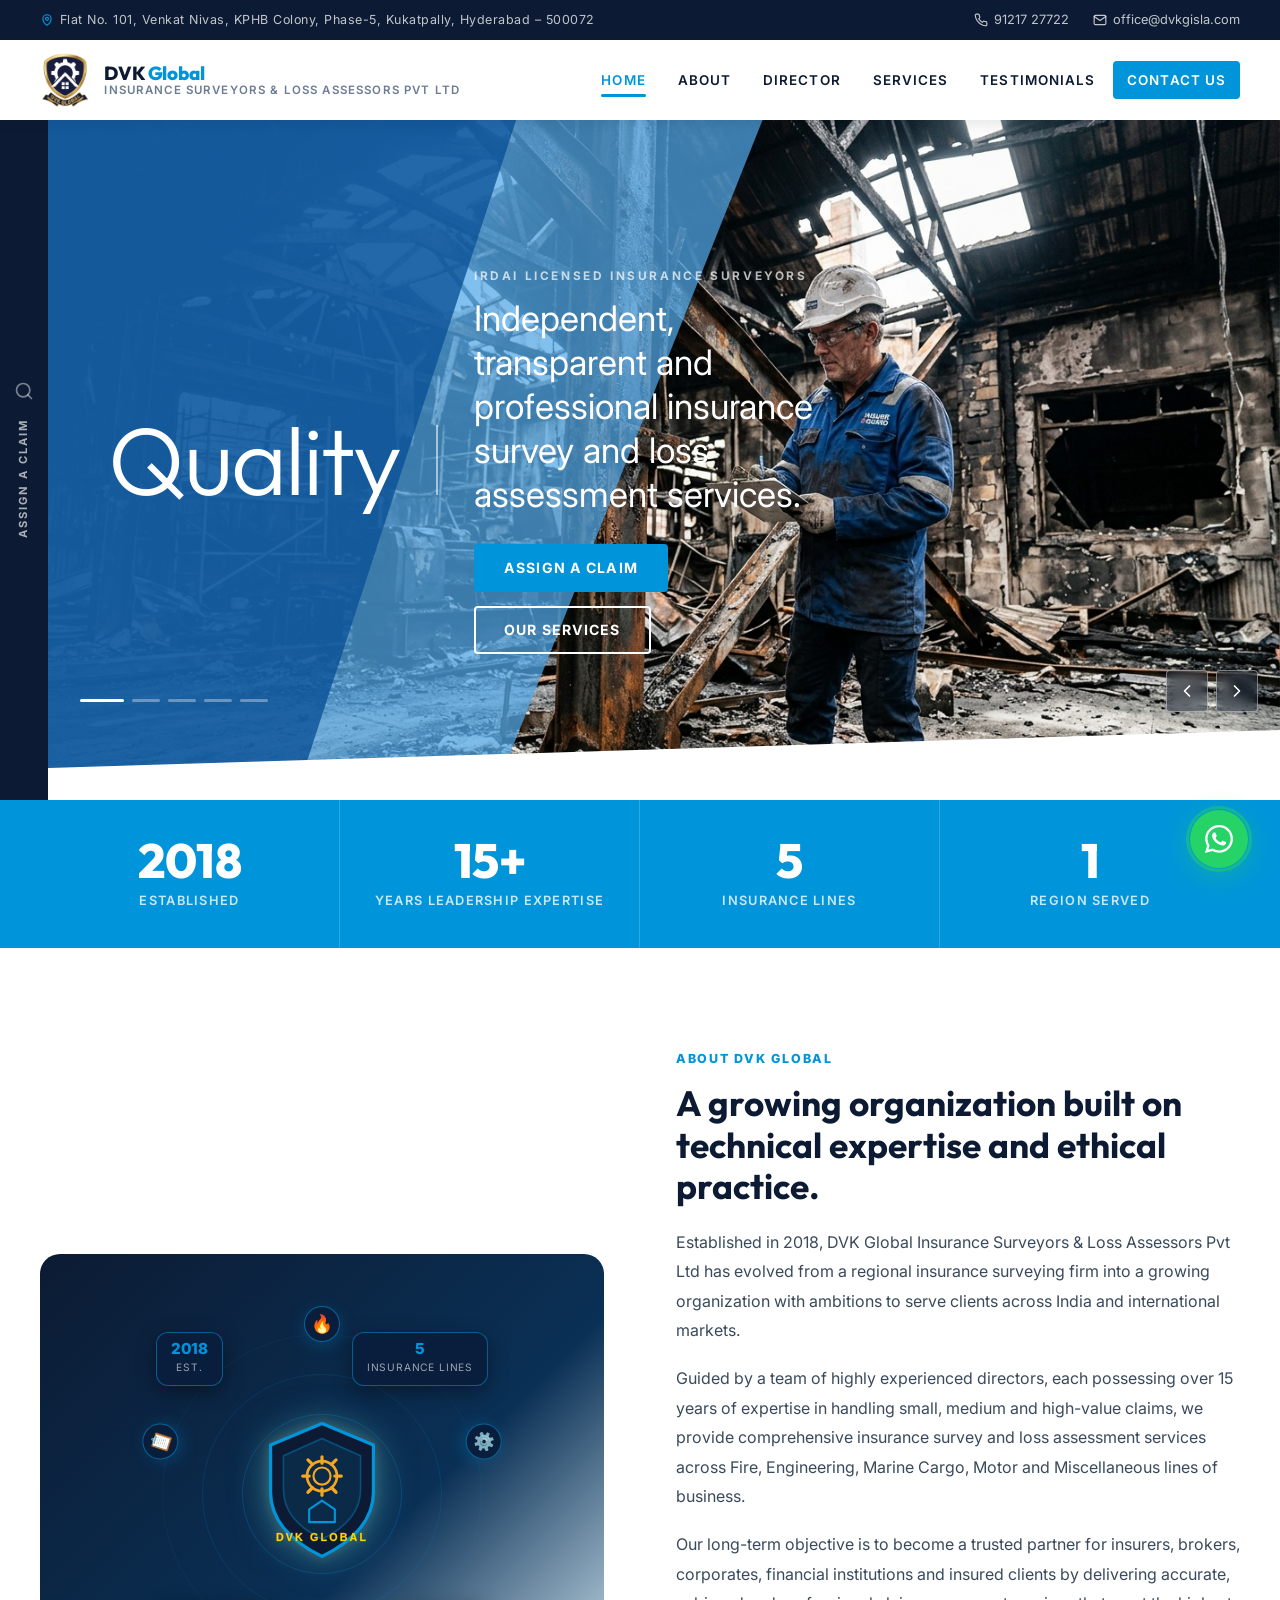
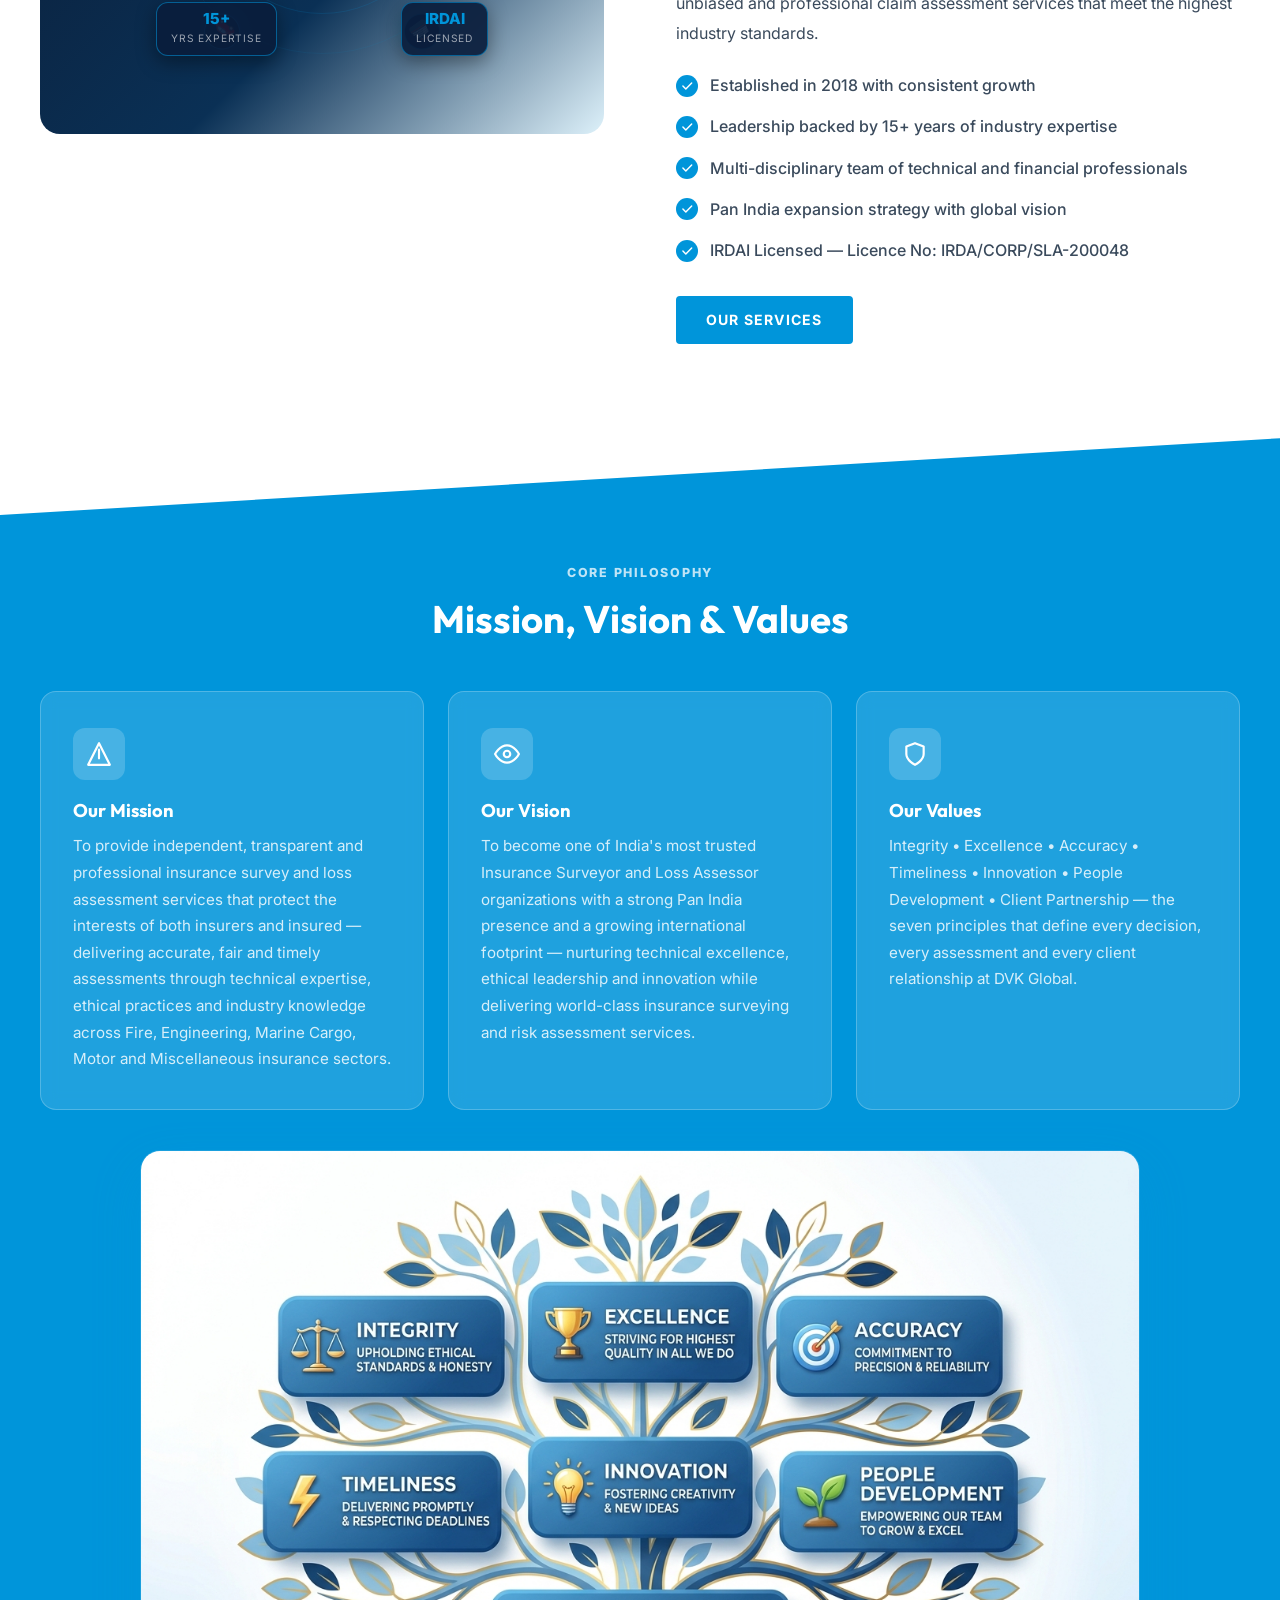
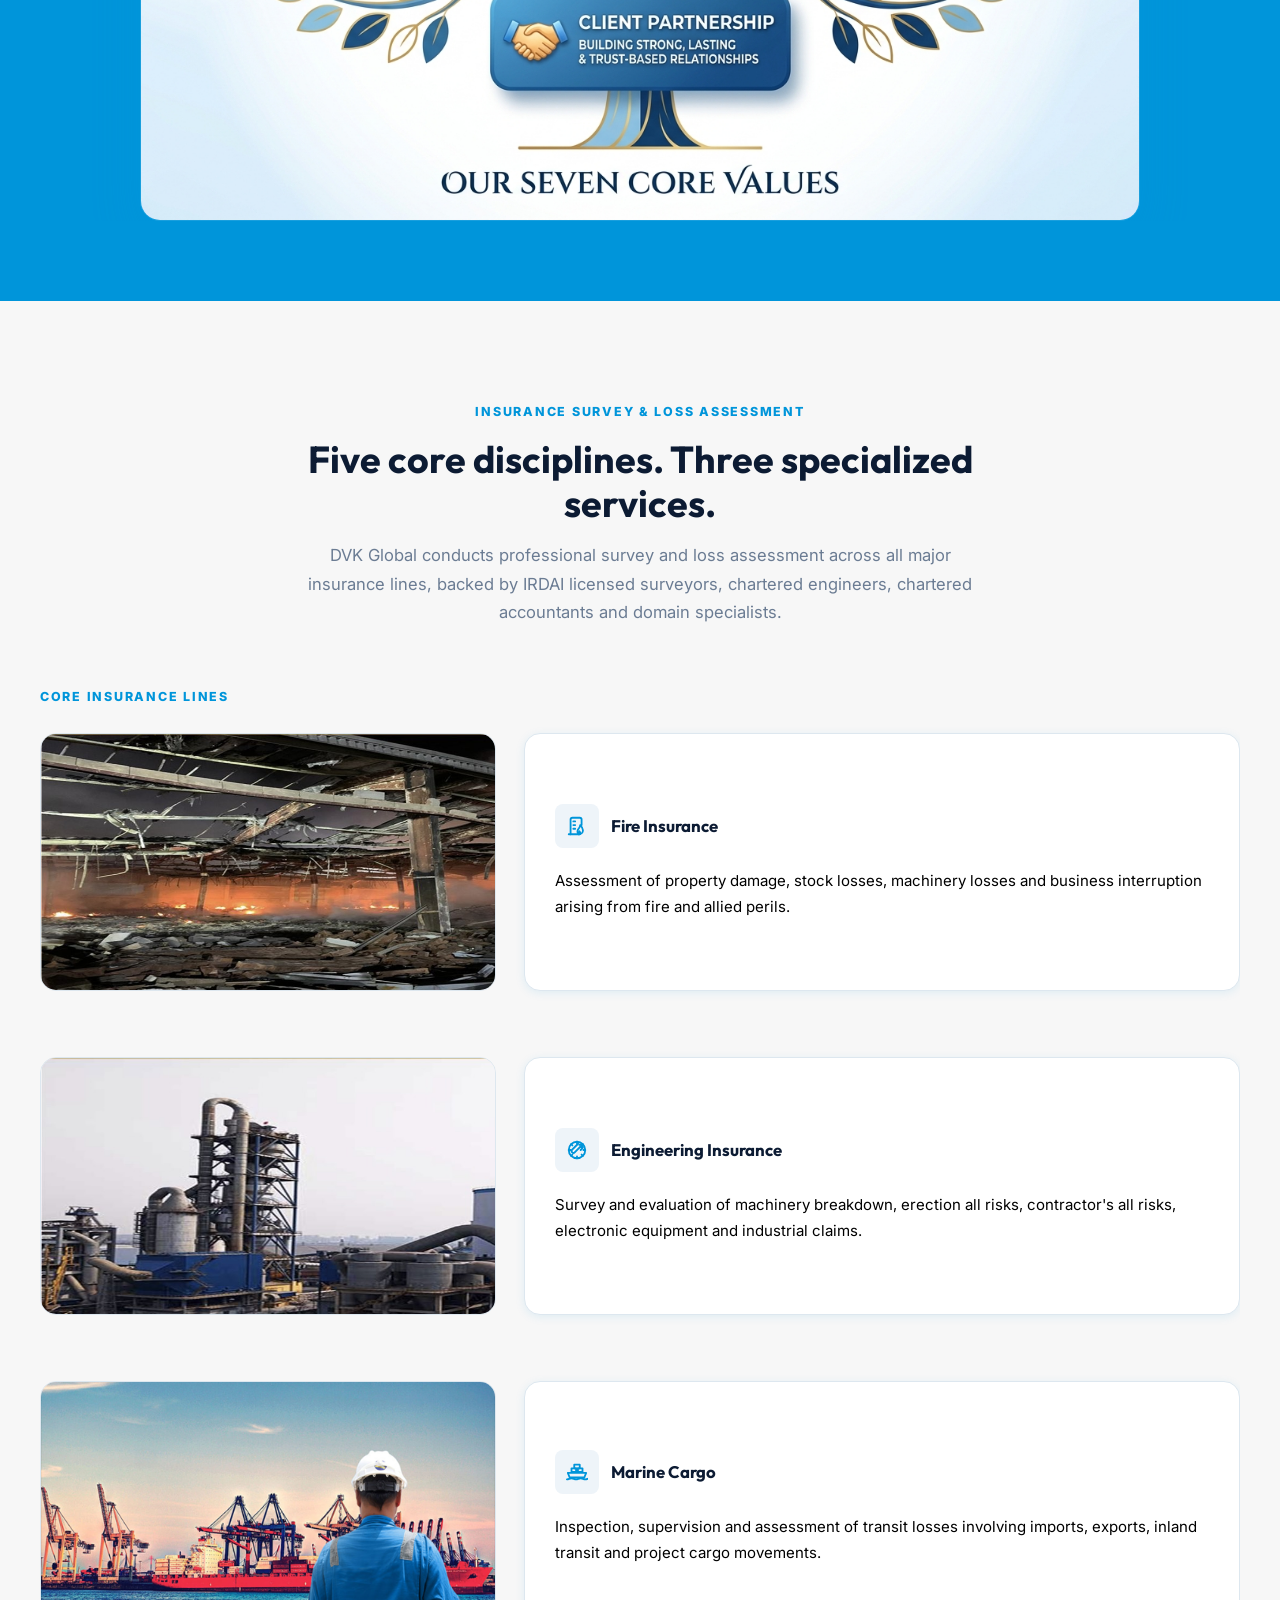
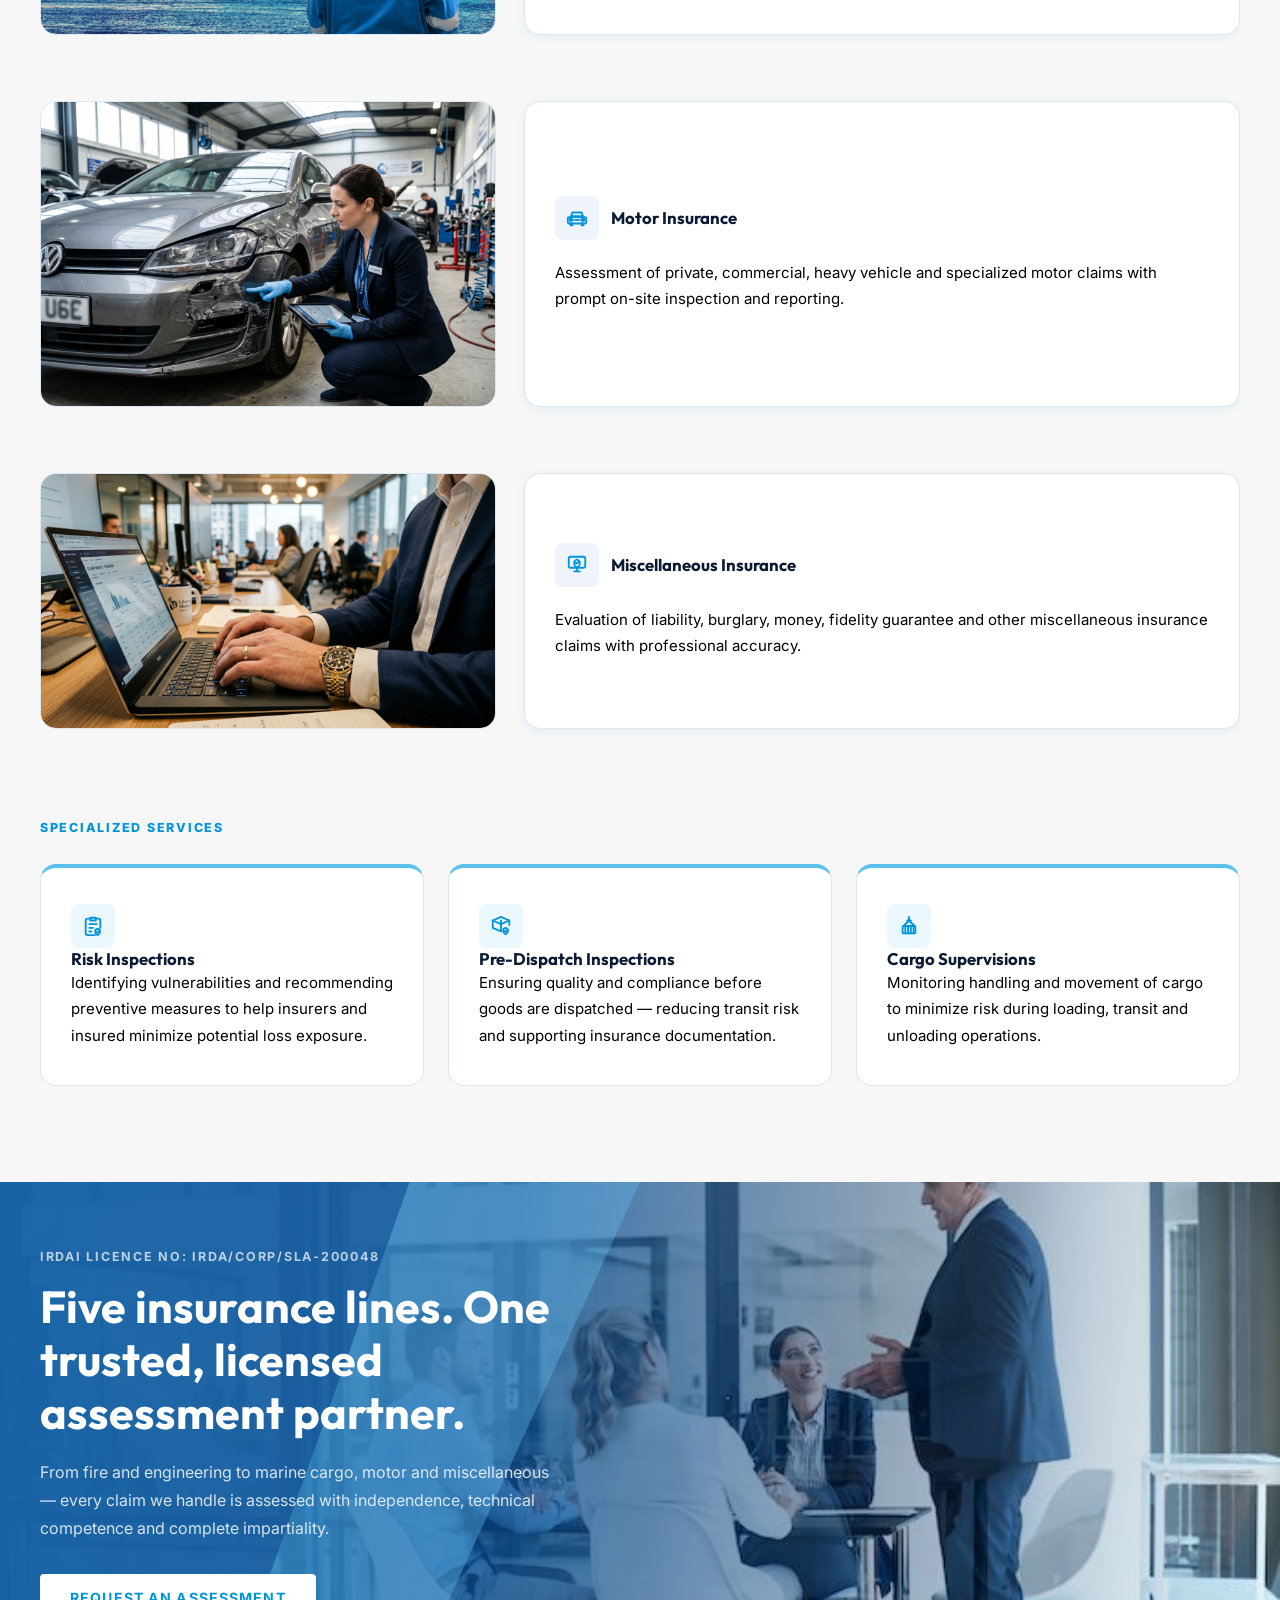
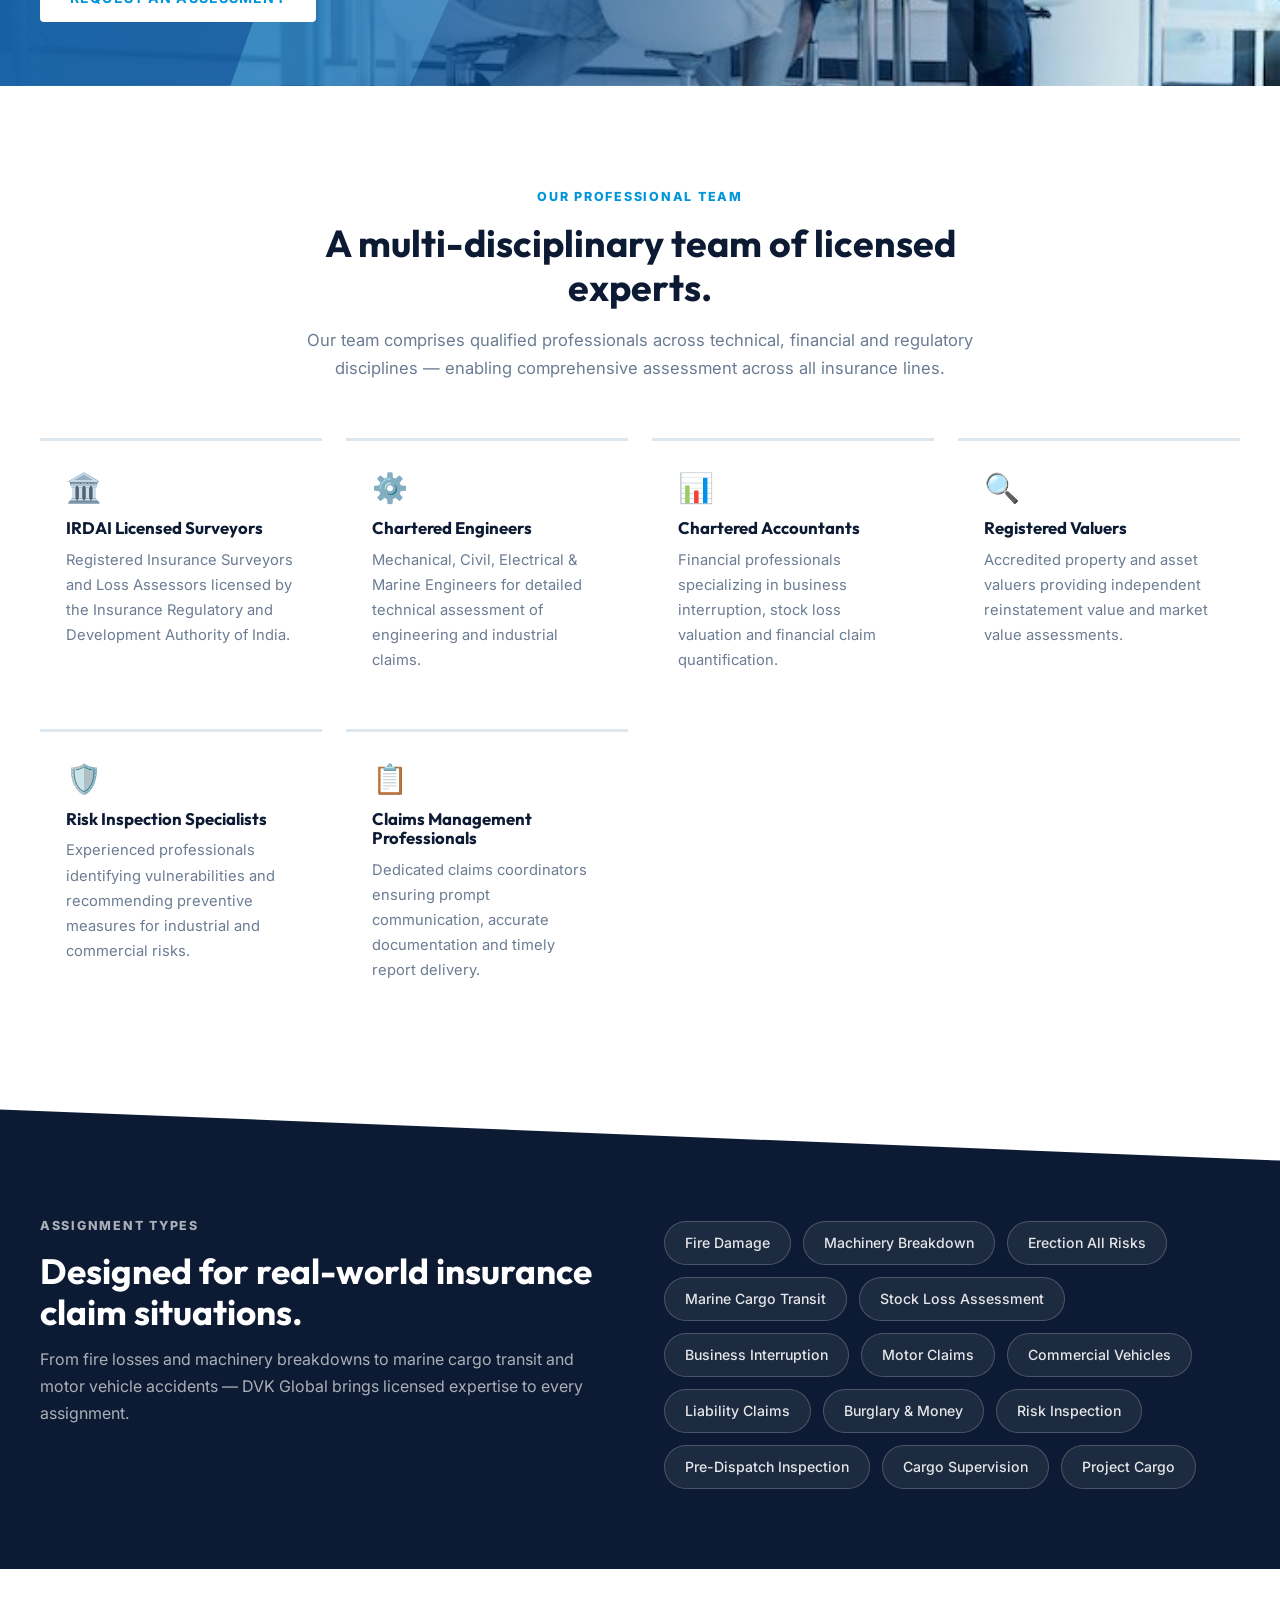
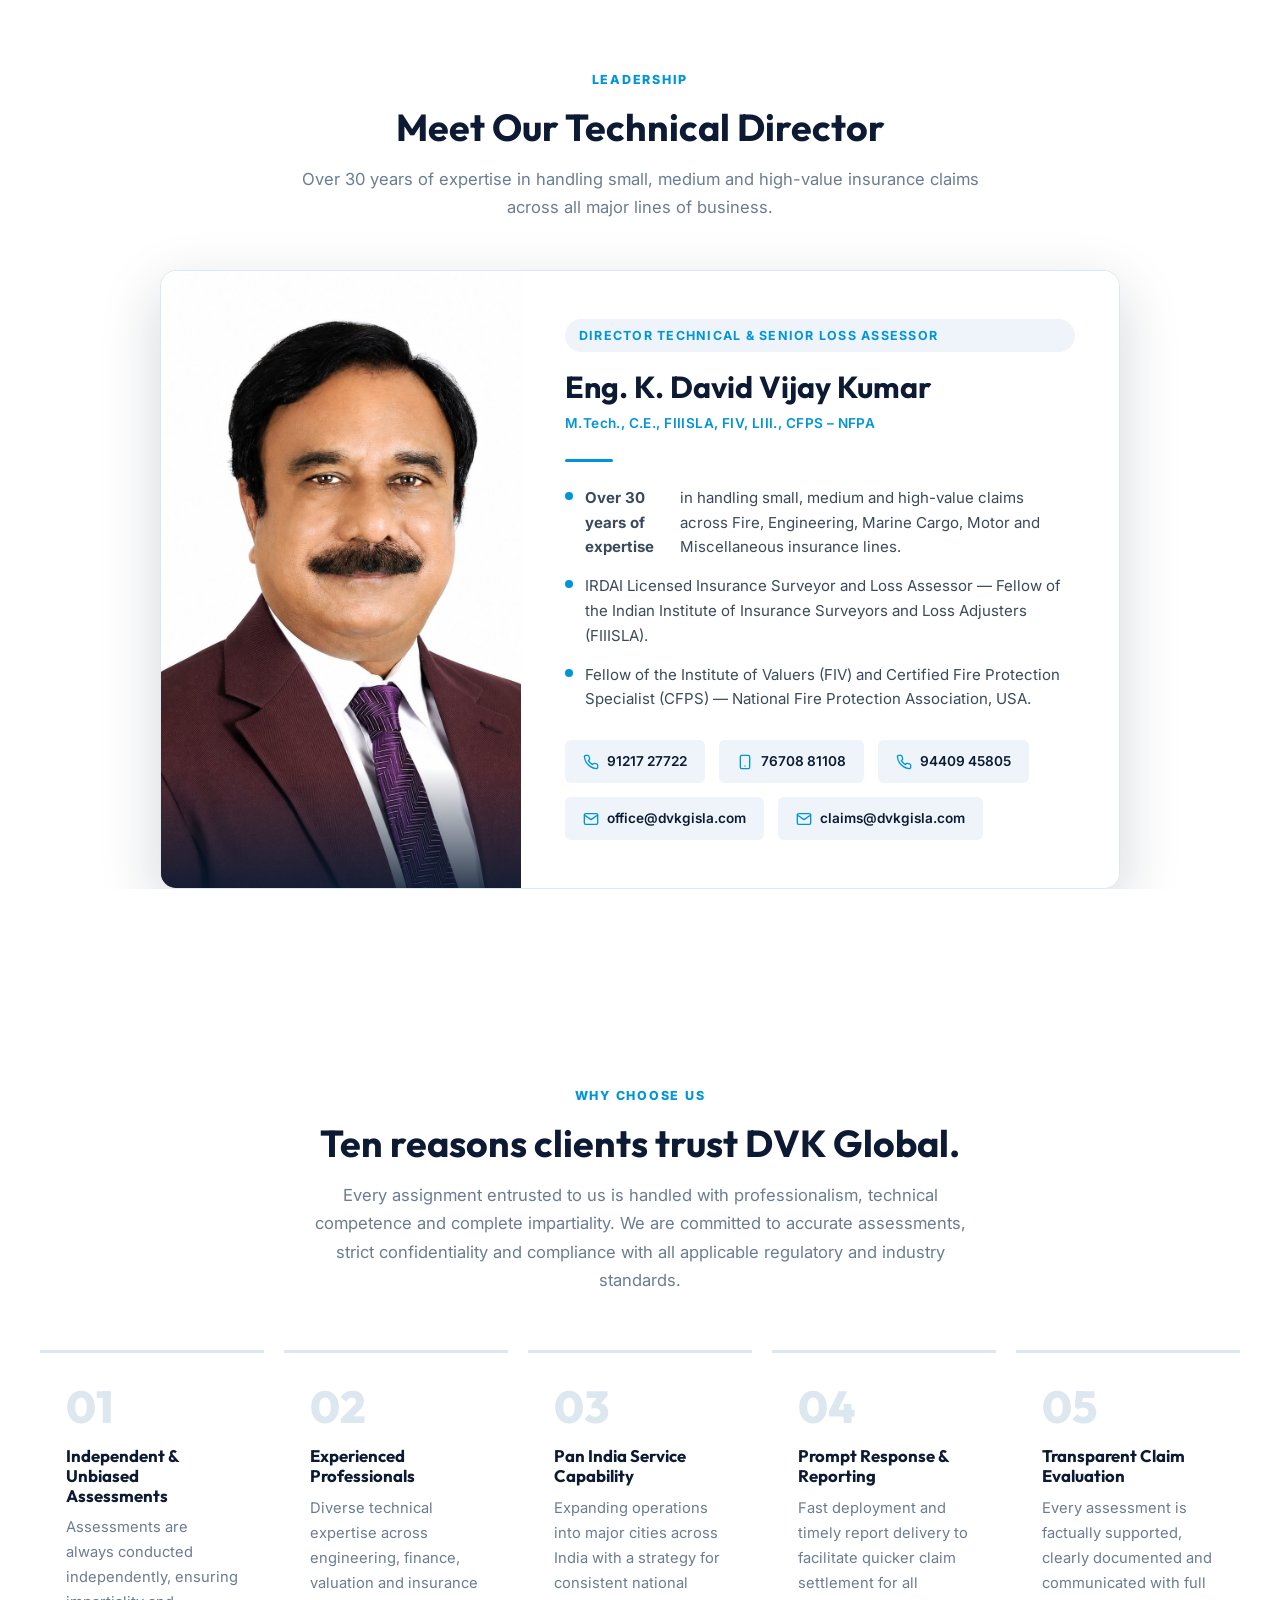
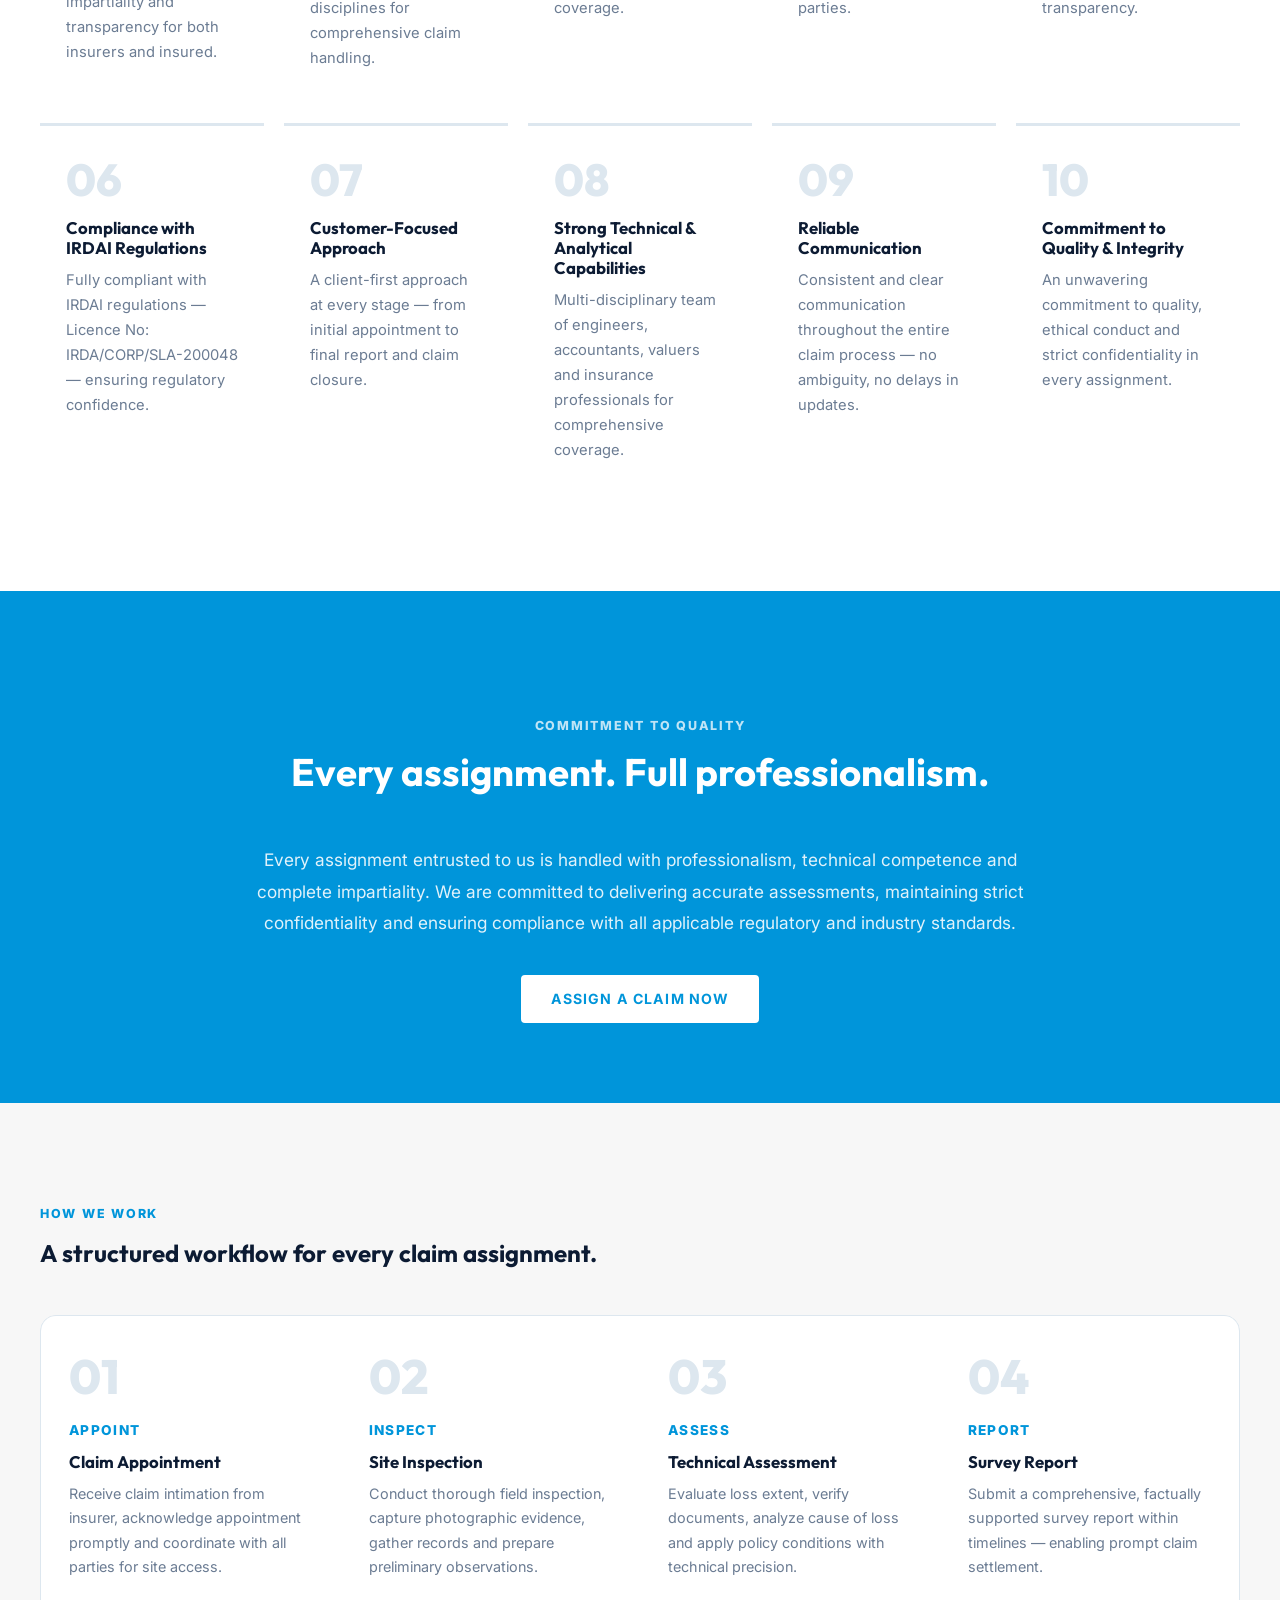
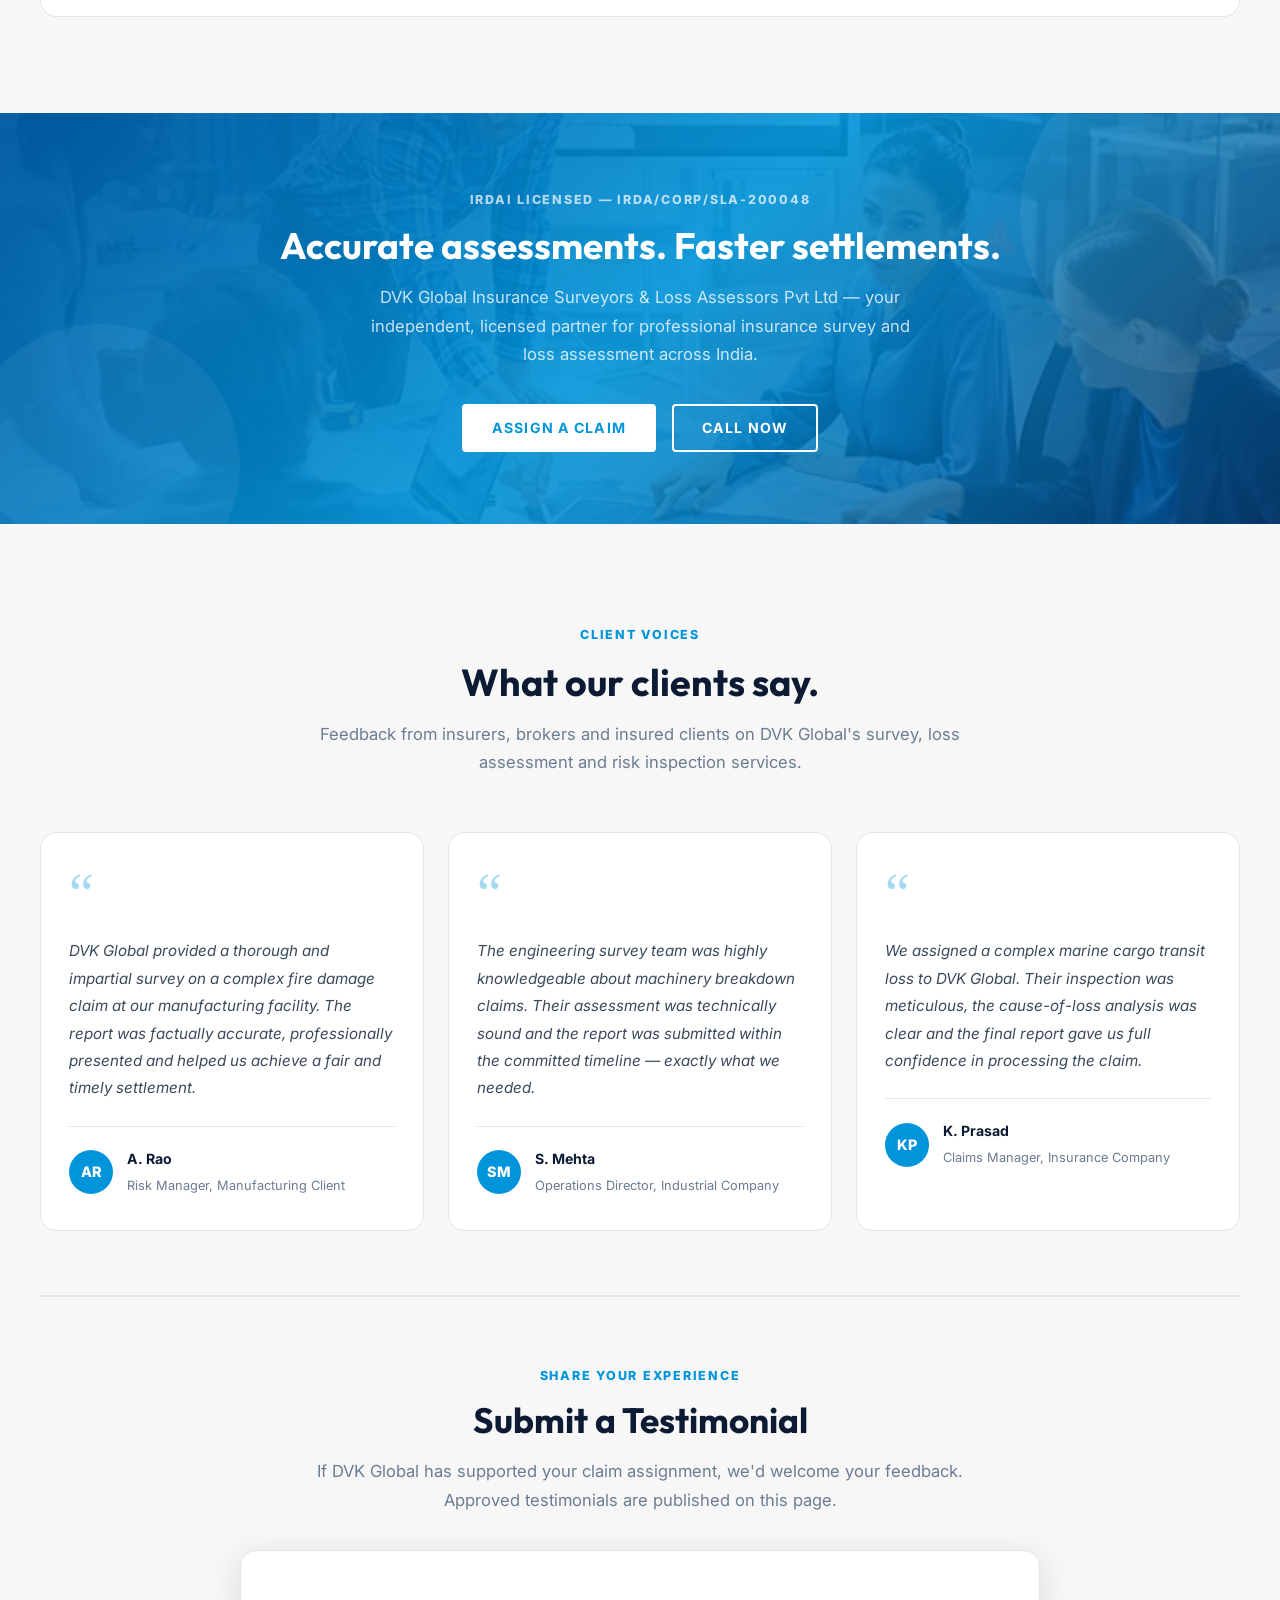
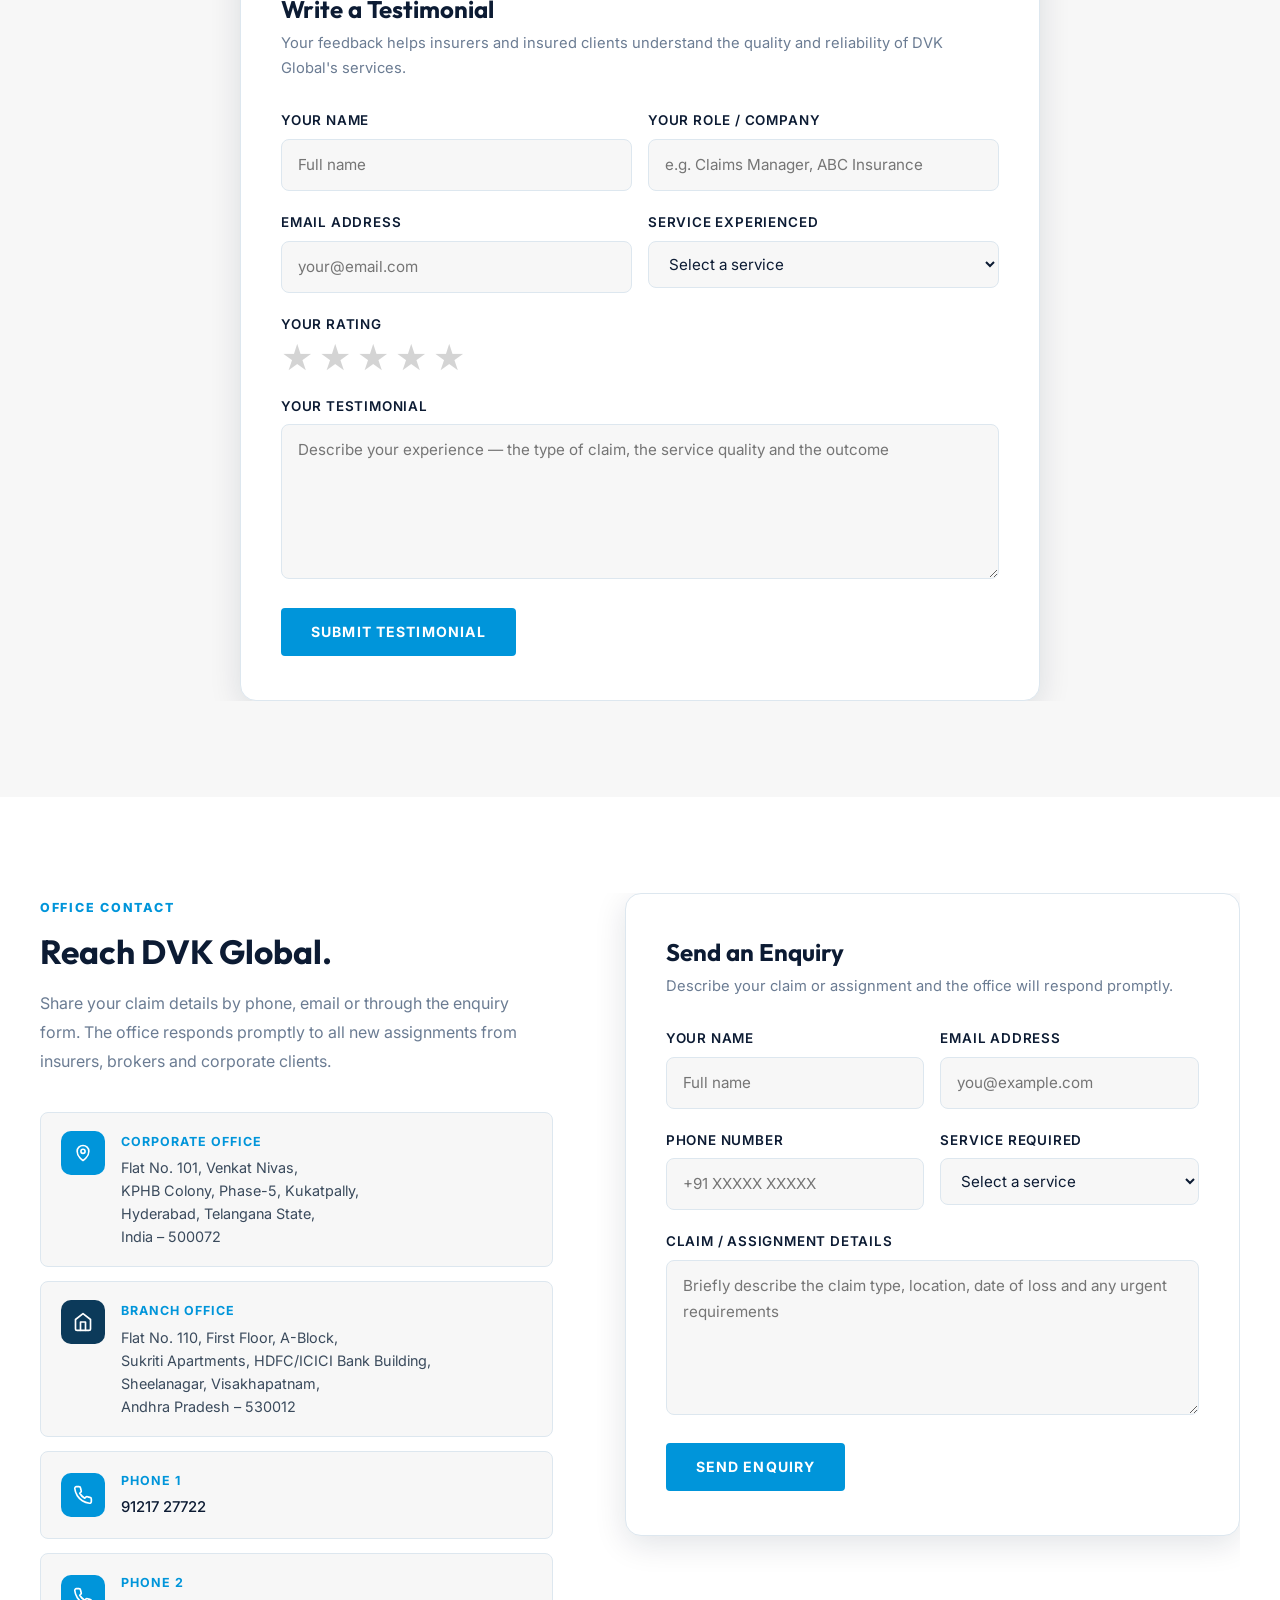
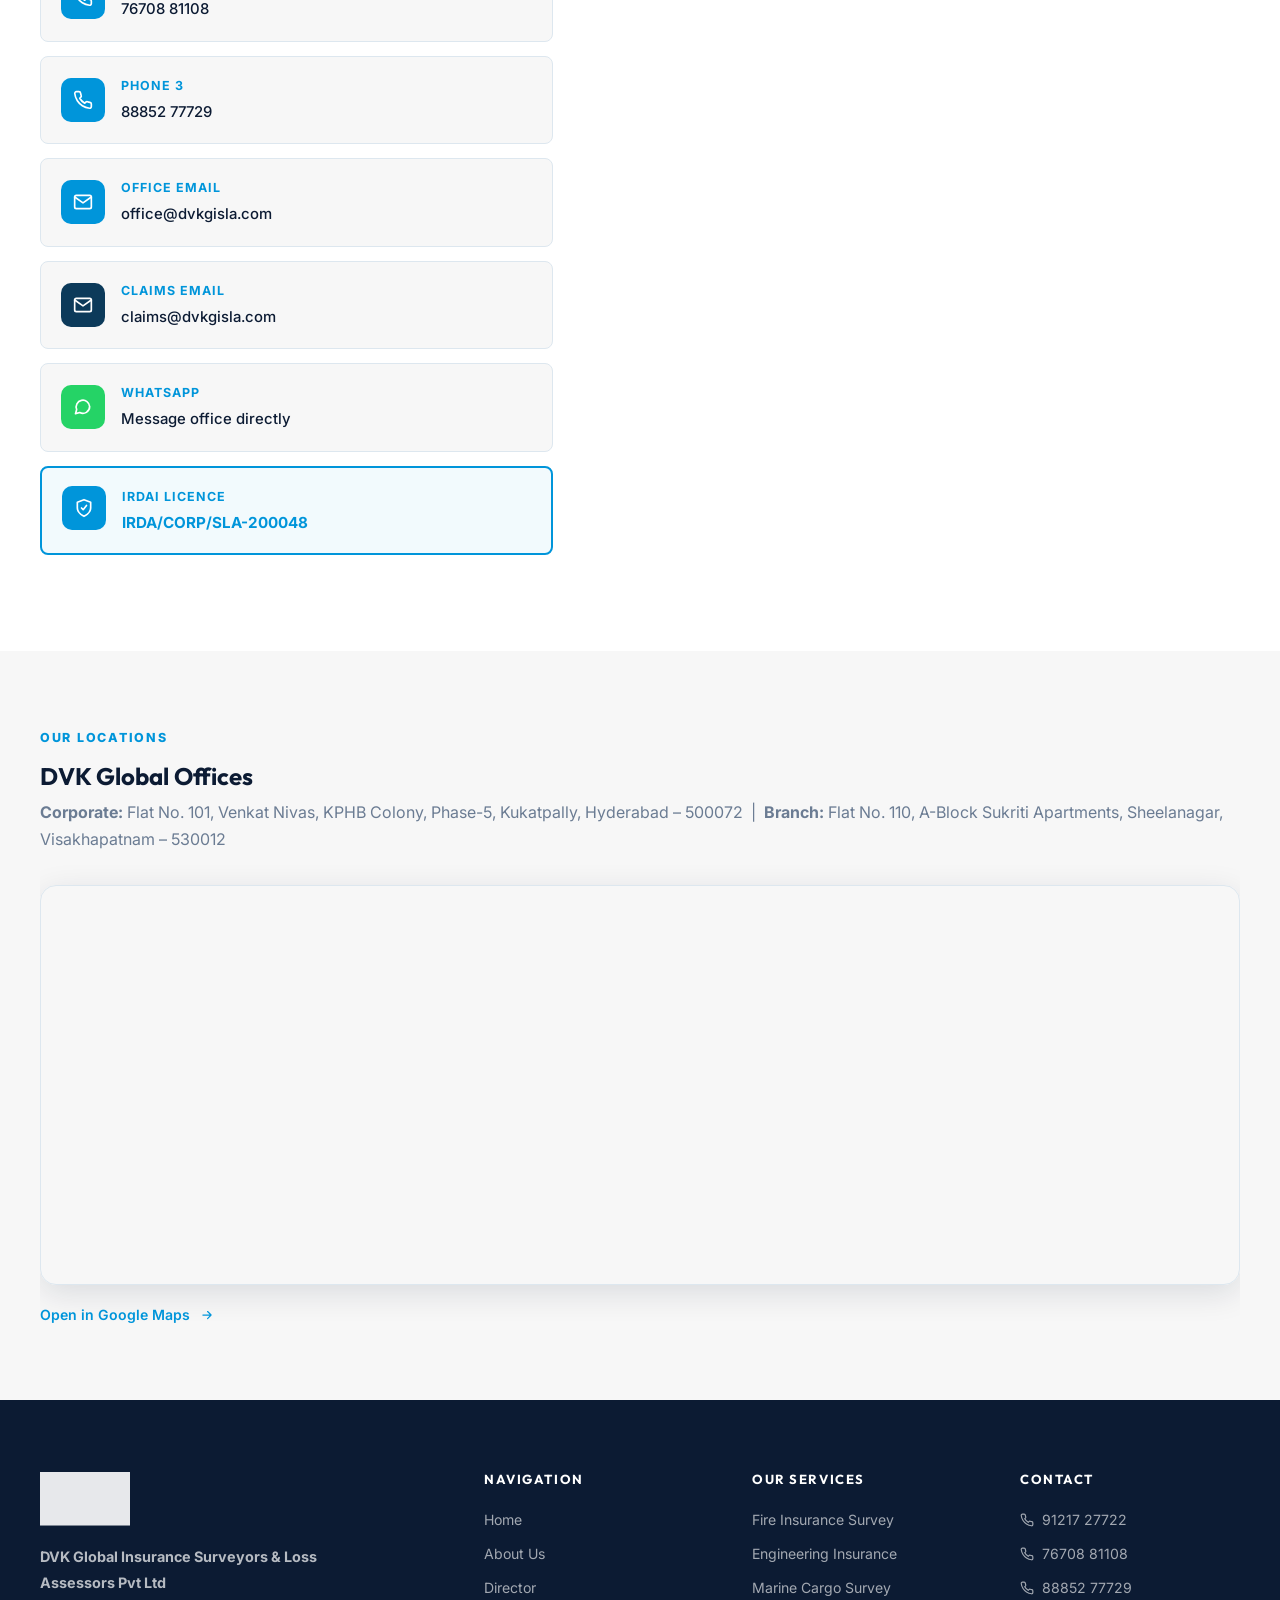
<file: index.html>
<!DOCTYPE html>
<html lang="en">
<head>
    <meta charset="UTF-8">
    <meta name="viewport" content="width=device-width, initial-scale=1.0">
    <meta name="description" content="DVK Global Insurance Surveyors &amp; Loss Assessors Pvt Ltd — IRDAI licensed insurance survey and loss assessment services across Fire, Engineering, Marine Cargo, Motor and Miscellaneous insurance lines. Established 2018. Pan India presence.">
    <meta property="og:title" content="DVK Global Insurance Surveyors &amp; Loss Assessors Pvt Ltd">
    <meta property="og:description" content="Independent, transparent and professional insurance survey and loss assessment services. IRDAI Licence No: IRDA/CORP/SLA-200048.">
    <meta property="og:type" content="website">
    <title>DVK Global | Insurance Surveyors &amp; Loss Assessors Pvt Ltd</title>
    <link rel="icon" href="assets/images/dvklogo.jpeg">
    <link rel="stylesheet" href="css/styles.css">
</head>
<body>

<!-- ═══════════════════════════════════════════════════════════
     HEADER
═══════════════════════════════════════════════════════════ -->
<header class="site-header" id="siteHeader">
    <div class="utility-bar">
        <div class="container utility-inner">
            <div class="utility-left">
                <svg viewBox="0 0 24 24"><path d="M12 21s7-4.35 7-11a7 7 0 1 0-14 0c0 6.65 7 11 7 11Z"/><circle cx="12" cy="10" r="2.5"/></svg>
                Flat No. 101, Venkat Nivas, KPHB Colony, Phase-5, Kukatpally, Hyderabad &ndash; 500072
            </div>
            <div class="utility-links">
                <a href="tel:+919121727722">
                    <svg viewBox="0 0 24 24"><path d="M22 16.92v3a2 2 0 0 1-2.18 2 19.86 19.86 0 0 1-8.63-3.07 19.5 19.5 0 0 1-6-6A19.86 19.86 0 0 1 2.12 4.18 2 2 0 0 1 4.11 2h3a2 2 0 0 1 2 1.72 12.84 12.84 0 0 0 .7 2.81 2 2 0 0 1-.45 2.11L8.09 9.91a16 16 0 0 0 6 6l1.27-1.27a2 2 0 0 1 2.11-.45 12.84 12.84 0 0 0 2.81.7A2 2 0 0 1 22 16.92Z"/></svg>
                    91217 27722
                </a>
                <a href="mailto:office@dvkgisla.com">
                    <svg viewBox="0 0 24 24"><path d="M4 4h16a2 2 0 0 1 2 2v12a2 2 0 0 1-2 2H4a2 2 0 0 1-2-2V6a2 2 0 0 1 2-2Z"/><path d="m22 6-10 7L2 6"/></svg>
                    office@dvkgisla.com
                </a>
            </div>
        </div>
    </div>

    <div class="container nav-bar">
        <a class="brand" href="index.html" aria-label="DVK Global home">
            <img class="brand-logo" src="assets/images/dvklogo.jpeg" alt="DVK Global logo">
            <div class="brand-text">
                <span class="brand-name">DVK <span>Global</span></span>
                <span class="brand-tagline">Insurance Surveyors &amp; Loss Assessors Pvt Ltd</span>
            </div>
        </a>

        <button class="menu-toggle" id="menuToggle" type="button" aria-label="Open navigation" aria-expanded="false">
            <span></span><span></span><span></span>
        </button>

        <nav class="main-nav" id="mainNav" aria-label="Primary navigation">
            <a href="#home" data-nav="home">Home</a>
            <a href="#about" data-nav="about">About</a>
            <a href="#director" data-nav="director">Director</a>
            <a href="#services" data-nav="services">Services</a>
            <a href="#testimonials" data-nav="testimonials">Testimonials</a>
            <a href="#contact" data-nav="contact" class="nav-cta">Contact Us</a>
        </nav>
    </div>
</header>


<!-- ═══════════════════════════════════════════════════════════
     HERO SLIDESHOW — McLarens Style
═══════════════════════════════════════════════════════════ -->
<section id="home" class="home-hero" aria-label="DVK Global Insurance Surveyors">

    <div class="hero-side-strip">
        <svg class="hero-side-icon" viewBox="0 0 24 24" fill="none" stroke="currentColor" stroke-width="1.5">
            <path d="M11 19a8 8 0 1 0 0-16 8 8 0 0 0 0 16z"/><path d="m21 21-4.35-4.35"/>
        </svg>
        <a href="#contact" class="hero-side-text">Assign a Claim</a>
    </div>

    <!-- Slide 1: Quality — Fire Insurance Survey -->
    <div class="hero-slide is-active" style="background-image: url('assets/images/hero_fire_insurance.jpg');">
        <div class="hero-text-layout">
            <span class="hero-keyword">Quality</span>
            <div class="hero-vline"></div>
            <div class="hero-subtitle-block">
                <span class="hero-eyebrow">IRDAI Licensed Insurance Surveyors</span>
                <p class="hero-subtitle">Independent, transparent and professional insurance survey and loss assessment services.</p>
                <div class="hero-actions">
                    <a class="btn btn-primary" href="#contact">Assign a Claim</a>
                    <a class="btn btn-outline" href="#services">Our Services</a>
                </div>
            </div>
        </div>
    </div>

    <!-- Slide 2: Trusted — Marine Cargo Inspection -->
    <div class="hero-slide" style="background-image: url('assets/images/hero_marine_cargo.jpg');">
        <div class="hero-text-layout">
            <span class="hero-keyword">Trusted</span>
            <div class="hero-vline"></div>
            <div class="hero-subtitle-block">
                <span class="hero-eyebrow">Fire &amp; Engineering Insurance</span>
                <p class="hero-subtitle">Expert assessment of fire losses, machinery breakdown, erection all risks and industrial claims.</p>
                <div class="hero-actions">
                    <a class="btn btn-primary" href="#services">Explore Services</a>
                </div>
            </div>
        </div>
    </div>

    <!-- Slide 3: Expert — Engineering Machinery Survey -->
    <div class="hero-slide" style="background-image: url('assets/images/hero_engineering_survey.jpg');">
        <div class="hero-text-layout">
            <span class="hero-keyword">Expert</span>
            <div class="hero-vline"></div>
            <div class="hero-subtitle-block">
                <span class="hero-eyebrow">Marine Cargo &amp; Engineering</span>
                <p class="hero-subtitle">Technical expertise in marine cargo inspection, supervision and assessment of transit losses.</p>
                <div class="hero-actions">
                    <a class="btn btn-primary" href="#about">About DVK Global</a>
                </div>
            </div>
        </div>
    </div>

    <!-- Slide 4: Pan India — Motor Assessment -->
    <div class="hero-slide" style="background-image: url('assets/images/hero_motor_assessment.jpg');">
        <div class="hero-text-layout">
            <span class="hero-keyword">Pan India</span>
            <div class="hero-vline"></div>
            <div class="hero-subtitle-block">
                <span class="hero-eyebrow">Established 2018 — Growing Nationwide</span>
                <p class="hero-subtitle">Expanding operations across major Indian cities with a growing international footprint.</p>
                <div class="hero-actions">
                    <a class="btn btn-primary" href="#about">Our Story</a>
                    <a class="btn btn-outline" href="#contact">Contact Office</a>
                </div>
            </div>
        </div>
    </div>

    <!-- Slide 5: Integrity — Professional Survey Team -->
    <div class="hero-slide" style="background-image: url('assets/images/hero_professional_team.jpg');">
        <div class="hero-text-layout">
            <span class="hero-keyword">Integrity</span>
            <div class="hero-vline"></div>
            <div class="hero-subtitle-block">
                <span class="hero-eyebrow">IRDAI Licence No: IRDA/CORP/SLA-200048</span>
                <p class="hero-subtitle">Committed to accuracy, fairness and timely assessments through technical expertise and ethical practice.</p>
                <div class="hero-actions">
                    <a class="btn btn-primary" href="#director">Meet Our Director</a>
                </div>
            </div>
        </div>
    </div>

    <button class="hero-prev" id="heroPrev" type="button" aria-label="Previous slide">
        <svg viewBox="0 0 24 24"><path d="m15 18-6-6 6-6"/></svg>
    </button>
    <button class="hero-next" id="heroNext" type="button" aria-label="Next slide">
        <svg viewBox="0 0 24 24"><path d="m9 18 6-6-6-6"/></svg>
    </button>
    <div class="hero-dots" id="heroDots" aria-label="Slide controls"></div>
</section>


<!-- ═══════════════════════════════════════════════════════════
     STATS BAR
═══════════════════════════════════════════════════════════ -->
<div class="stats-bar" aria-label="DVK Global key figures">
    <div class="container stats-inner stagger-children">
        <div class="stat-item">
            <div class="stat-number" data-count="2018" data-suffix="">0</div>
            <div class="stat-label">Established</div>
        </div>
        <div class="stat-item">
            <div class="stat-number" data-count="15" data-suffix="+">0</div>
            <div class="stat-label">Years Leadership Expertise</div>
        </div>
        <div class="stat-item">
            <div class="stat-number" data-count="5" data-suffix="">0</div>
            <div class="stat-label">Insurance Lines</div>
        </div>
        <div class="stat-item">
            <div class="stat-number" data-count="1" data-suffix="">0</div>
            <div class="stat-label">Region Served</div>
        </div>
    </div>
</div>


<!-- ═══════════════════════════════════════════════════════════
     ABOUT SECTION
═══════════════════════════════════════════════════════════ -->
<section id="about" class="section scroll-reveal">
    <div class="container split-grid">
        <div class="split-img" style="display:flex; align-items:center; justify-content:center; background: linear-gradient(135deg, #0c1b33 0%, #0a3055 60%, #0095da22 100%); border-radius: 20px; min-height: 480px; position:relative; overflow:hidden;">

            <!-- Animated company visual -->
            <div class="about-anim-wrap">

                <!-- Pulsing background rings -->
                <div class="anim-ring anim-ring-1"></div>
                <div class="anim-ring anim-ring-2"></div>
                <div class="anim-ring anim-ring-3"></div>

                <!-- Central shield logo -->
                <div class="anim-shield">
                    <svg viewBox="0 0 120 140" xmlns="http://www.w3.org/2000/svg" class="shield-svg">
                        <defs>
                            <!-- Shiny gold gradient: dark-gold → bright-gold → near-white → bright-gold → dark-gold -->
                            <linearGradient id="goldShine" x1="0%" y1="0%" x2="100%" y2="0%">
                                <stop offset="0%"   stop-color="#b8860b"/>
                                <stop offset="28%"  stop-color="#ffd700"/>
                                <stop offset="52%"  stop-color="#fff8a0"/>
                                <stop offset="76%"  stop-color="#ffc200"/>
                                <stop offset="100%" stop-color="#b8860b"/>
                            </linearGradient>
                            <!-- Orange glow around text -->
                            <filter id="goldGlow" x="-50%" y="-150%" width="200%" height="400%">
                                <feGaussianBlur in="SourceAlpha" stdDeviation="2" result="blur"/>
                                <feFlood flood-color="#f5a623" flood-opacity="1" result="color"/>
                                <feComposite in="color" in2="blur" operator="in" result="shadow"/>
                                <feMerge>
                                    <feMergeNode in="shadow"/>
                                    <feMergeNode in="SourceGraphic"/>
                                </feMerge>
                            </filter>
                        </defs>
                        <!-- Shield shape -->
                        <path d="M60 8 L108 28 L108 72 Q108 108 60 132 Q12 108 12 72 L12 28 Z" fill="#0c1b33" stroke="#0095da" stroke-width="3"/>
                        <!-- Inner shield -->
                        <path d="M60 22 L96 38 L96 70 Q96 98 60 116 Q24 98 24 70 L24 38 Z" fill="rgba(0,149,218,0.12)" stroke="rgba(0,149,218,0.4)" stroke-width="1.5"/>
                        <!-- Gear icon -->
                        <circle cx="60" cy="57" r="14" fill="none" stroke="#f5a623" stroke-width="2.5"/>
                        <circle cx="60" cy="57" r="8"  fill="none" stroke="#f5a623" stroke-width="2"/>
                        <line x1="60" y1="39" x2="60" y2="45" stroke="#f5a623" stroke-width="3" stroke-linecap="round"/>
                        <line x1="60" y1="69" x2="60" y2="75" stroke="#f5a623" stroke-width="3" stroke-linecap="round"/>
                        <line x1="42" y1="57" x2="48" y2="57" stroke="#f5a623" stroke-width="3" stroke-linecap="round"/>
                        <line x1="72" y1="57" x2="78" y2="57" stroke="#f5a623" stroke-width="3" stroke-linecap="round"/>
                        <line x1="46.9" y1="41.9" x2="51.1" y2="46.1" stroke="#f5a623" stroke-width="3" stroke-linecap="round"/>
                        <line x1="68.9" y1="67.9" x2="73.1" y2="72.1" stroke="#f5a623" stroke-width="3" stroke-linecap="round"/>
                        <line x1="73.1" y1="41.9" x2="68.9" y2="46.1" stroke="#f5a623" stroke-width="3" stroke-linecap="round"/>
                        <line x1="51.1" y1="67.9" x2="46.9" y2="72.1" stroke="#f5a623" stroke-width="3" stroke-linecap="round"/>
                        <!-- House shape -->
                        <path d="M48 88 L48 100 L72 100 L72 88 L60 80 Z" fill="none" stroke="#0095da" stroke-width="2" stroke-linejoin="round"/>
                        <!-- DVK GLOBAL — solid bright gold, always visible -->
                        <text x="60" y="118"
                              text-anchor="middle"
                              font-size="10"
                              font-weight="900"
                              font-family="Arial Black, Arial, sans-serif"
                              letter-spacing="2"
                              fill="#FFD700"
                              stroke="#b8860b"
                              stroke-width="0.4"
                              paint-order="stroke fill">DVK GLOBAL</text>

                    </svg>
                </div>


                <!-- Orbiting service icons -->

                <div class="orbit orbit-1">
                    <div class="orbit-icon" title="Fire Insurance">🔥</div>
                </div>
                <div class="orbit orbit-2">
                    <div class="orbit-icon" title="Engineering">⚙️</div>
                </div>
                <div class="orbit orbit-3">
                    <div class="orbit-icon" title="Marine Cargo">🚢</div>
                </div>
                <div class="orbit orbit-4">
                    <div class="orbit-icon" title="Motor">🚗</div>
                </div>
                <div class="orbit orbit-5">
                    <div class="orbit-icon" title="Miscellaneous">📋</div>
                </div>

                <!-- Floating stat badges -->
                <div class="anim-badge anim-badge-tl">
                    <span class="anim-badge-num">2018</span>
                    <span class="anim-badge-lbl">Est.</span>
                </div>
                <div class="anim-badge anim-badge-br">
                    <span class="anim-badge-num">IRDAI</span>
                    <span class="anim-badge-lbl">Licensed</span>
                </div>
                <div class="anim-badge anim-badge-bl">
                    <span class="anim-badge-num">15+</span>
                    <span class="anim-badge-lbl">Yrs Expertise</span>
                </div>
                <div class="anim-badge anim-badge-tr">
                    <span class="anim-badge-num">5</span>
                    <span class="anim-badge-lbl">Insurance Lines</span>
                </div>

            </div>
        </div>
        <div class="split-body">
            <span class="kicker">About DVK Global</span>
            <h2>A growing organization built on technical expertise and ethical practice.</h2>
            <p>Established in 2018, DVK Global Insurance Surveyors &amp; Loss Assessors Pvt Ltd has evolved from a regional insurance surveying firm into a growing organization with ambitions to serve clients across India and international markets.</p>
            <p>Guided by a team of highly experienced directors, each possessing over 15 years of expertise in handling small, medium and high-value claims, we provide comprehensive insurance survey and loss assessment services across Fire, Engineering, Marine Cargo, Motor and Miscellaneous lines of business.</p>
            <p>Our long-term objective is to become a trusted partner for insurers, brokers, corporates, financial institutions and insured clients by delivering accurate, unbiased and professional claim assessment services that meet the highest industry standards.</p>
            <ul class="check-list">
                <li>Established in 2018 with consistent growth</li>
                <li>Leadership backed by 15+ years of industry expertise</li>
                <li>Multi-disciplinary team of technical and financial professionals</li>
                <li>Pan India expansion strategy with global vision</li>
                <li>IRDAI Licensed — Licence No: IRDA/CORP/SLA-200048</li>
            </ul>
            <a class="btn btn-primary" href="#services">Our Services</a>
        </div>
    </div>
</section>


<!-- ═══════════════════════════════════════════════════════════
     MISSION / VISION / VALUES — Blue Angled Band
═══════════════════════════════════════════════════════════ -->
<section id="values" class="blue-band">
    <div class="container">
        <div style="text-align:center; margin-bottom:0;">
            <span class="kicker">Core Philosophy</span>
            <h2>Mission, Vision &amp; Values</h2>
        </div>
        <div class="values-grid stagger-children">
            <article class="glass-card">
                <div class="glass-card-icon">
                    <svg viewBox="0 0 24 24"><path d="M12 2L2 22h20L12 2z"/><path d="M12 8v8"/></svg>
                </div>
                <h3>Our Mission</h3>
                <p>To provide independent, transparent and professional insurance survey and loss assessment services that protect the interests of both insurers and insured — delivering accurate, fair and timely assessments through technical expertise, ethical practices and industry knowledge across Fire, Engineering, Marine Cargo, Motor and Miscellaneous insurance sectors.</p>
            </article>
            <article class="glass-card">
                <div class="glass-card-icon">
                    <svg viewBox="0 0 24 24"><path d="M1 12s4-8 11-8 11 8 11 8-4 8-11 8-11-8-11-8z"/><circle cx="12" cy="12" r="3"/></svg>
                </div>
                <h3>Our Vision</h3>
                <p>To become one of India's most trusted Insurance Surveyor and Loss Assessor organizations with a strong Pan India presence and a growing international footprint — nurturing technical excellence, ethical leadership and innovation while delivering world-class insurance surveying and risk assessment services.</p>
            </article>
            <article class="glass-card">
                <div class="glass-card-icon">
                    <svg viewBox="0 0 24 24"><path d="M12 22s8-4 8-10V5l-8-3-8 3v7c0 6 8 10 8 10Z"/></svg>
                </div>
                <h3>Our Values</h3>
                <p>Integrity &bull; Excellence &bull; Accuracy &bull; Timeliness &bull; Innovation &bull; People Development &bull; Client Partnership — the seven principles that define every decision, every assessment and every client relationship at DVK Global.</p>
            </article>
        </div>

        <!-- 7 Values Highlighted Cards -->
        <!-- 7 Values Tree Premium HD Image -->
        <div style="display: flex; justify-content: center; margin-top: 40px; position: relative;">
            <div style="max-width: 1000px; width: 100%; border-radius: 20px; overflow: hidden; box-shadow: 0 20px 50px rgba(0, 149, 218, 0.2); border: 1px solid rgba(255, 255, 255, 0.1);">
                <img src="assets/images/values_tree.jpg" alt="Our Seven Core Values - Integrity, Excellence, Accuracy, Timeliness, Innovation, People Development, Client Partnership" style="width: 100%; height: auto; display: block; object-fit: cover;" />
            </div>
        </div>
    </div>
</section>


<!-- ═══════════════════════════════════════════════════════════
     SERVICES
═══════════════════════════════════════════════════════════ -->
<section id="services" class="section services-section scroll-reveal">
    <div class="container">
        <div class="section-head">
            <span class="kicker">Insurance Survey &amp; Loss Assessment</span>
            <h2>Five core disciplines. Three specialized services.</h2>
            <p>DVK Global conducts professional survey and loss assessment across all major insurance lines, backed by IRDAI licensed surveyors, chartered engineers, chartered accountants and domain specialists.</p>
        </div>

        <!-- Core 5 Lines -->
        <div style="margin-bottom:12px;">
            <span class="kicker" style="color:var(--blue);">Core Insurance Lines</span>
        </div>
        <div class="stagger-children" style="margin-bottom:48px; display: flex; flex-direction: column; gap: 30px;">
            <!-- Fire Insurance Row -->
            <div class="service-row-layout">
                <div class="service-row-img-wrap">
                    <img src="assets/images/loss-adjustment.jpg" alt="Fire Insurance">
                </div>
                <div class="service-row-card-wrap">
                    <article class="service-card">
                        <div class="service-card-title-wrap">
                            <div class="service-icon">
                                <svg viewBox="0 0 24 24" fill="none" stroke="currentColor" stroke-width="2" stroke-linecap="round" stroke-linejoin="round">
                                    <path d="M3 21h12" />
                                    <path d="M5 21V5a2 2 0 0 1 2-2h8a2 2 0 0 1 2 2v6" />
                                    <path d="M8 7h2M8 11h2M8 15h2" />
                                    <path d="M14 21c2.5 0 4.5-2 4.5-4.5 0-2.5-3-5.5-3-5.5s-.5 2.5-1.5 3.5c-1 1-1.5 2.5-1.5 3.5c0 1.5 1 3 1.5 3Z" />
                                    <path d="M14 21c1 0 1.5-.8 1.5-1.5 0-.8-1-1.8-1-1.8s-.2 1-.8 1.3c-.6.3-.7 1-.7 1.5c0 .5.5.5 1 .5Z" />
                                </svg>
                            </div>
                            <h3>Fire Insurance</h3>
                        </div>
                        <p>Assessment of property damage, stock losses, machinery losses and business interruption arising from fire and allied perils.</p>
                    </article>
                </div>
            </div>

            <!-- Engineering Insurance Row -->
            <div class="service-row-layout">
                <div class="service-row-img-wrap">
                    <img src="assets/images/industrial-audit.jpg" alt="Engineering Insurance">
                </div>
                <div class="service-row-card-wrap">
                    <article class="service-card">
                        <div class="service-card-title-wrap">
                            <div class="service-icon">
                                <svg viewBox="0 0 24 24" fill="none" stroke="currentColor" stroke-width="2" stroke-linecap="round" stroke-linejoin="round">
                                    <circle cx="12" cy="12" r="9" />
                                    <path d="M12 3v2M12 19v2M3 12h2M19 12h2M5.6 5.6l1.4 1.4M17 17l1.4 1.4M5.6 18.4l1.4-1.4M17 7l1.4-1.4" />
                                    <path d="m16 8-6.5 6.5c-.8.8-2 .8-2.8 0s-.8-2 0-2.8L13.2 5.2" />
                                    <path d="M14.5 6.5c.5-.5 1.5-.7 2.2 0l1.3 1.3c.7.7.5 1.7 0 2.2L16 12" />
                                    <path d="M16.5 7.5s-.5.5-.5 1 .5.5 1 .5" />
                                </svg>
                            </div>
                            <h3>Engineering Insurance</h3>
                        </div>
                        <p>Survey and evaluation of machinery breakdown, erection all risks, contractor's all risks, electronic equipment and industrial claims.</p>
                    </article>
                </div>
            </div>

            <!-- Marine Cargo Row -->
            <div class="service-row-layout">
                <div class="service-row-img-wrap">
                    <img src="assets/images/marine.png" alt="Marine Cargo">
                </div>
                <div class="service-row-card-wrap">
                    <article class="service-card">
                        <div class="service-card-title-wrap">
                            <div class="service-icon">
                                <svg viewBox="0 0 24 24" fill="none" stroke="currentColor" stroke-width="2" stroke-linecap="round" stroke-linejoin="round">
                                    <rect x="6" y="8" width="5" height="4" />
                                    <rect x="13" y="8" width="5" height="4" />
                                    <rect x="9" y="4" width="6" height="4" />
                                    <path d="M2 13h20l-2 5H4L2 13Z" />
                                    <path d="M1 20c2 0 3-1 5-1s3 1 5 1 3-1 5-1 3 1 5 1 3-1 5-1" />
                                </svg>
                            </div>
                            <h3>Marine Cargo</h3>
                        </div>
                        <p>Inspection, supervision and assessment of transit losses involving imports, exports, inland transit and project cargo movements.</p>
                    </article>
                </div>
            </div>

            <!-- Motor Insurance Row -->
            <div class="service-row-layout">
                <div class="service-row-img-wrap">
                    <img src="assets/images/motorimg.jpg" alt="Motor Insurance">
                </div>
                <div class="service-row-card-wrap">
                    <article class="service-card">
                        <div class="service-card-title-wrap">
                            <div class="service-icon">
                                <svg viewBox="0 0 24 24" fill="none" stroke="currentColor" stroke-width="2" stroke-linecap="round" stroke-linejoin="round">
                                    <path d="M7 6h10l1.5 4h-13L7 6Z" />
                                    <path d="M3 11h18c.6 0 1 .4 1 1v5c0 .6-.4 1-1 1H3c-.6 0-1-.4-1-1v-5c0-.6.4-1 1-1Z" />
                                    <rect x="4" y="13" width="3" height="2" rx="0.5" />
                                    <rect x="17" y="13" width="3" height="2" rx="0.5" />
                                    <path d="M9 14h6" />
                                    <rect x="5" y="18" width="2" height="2" />
                                    <rect x="17" y="18" width="2" height="2" />
                                </svg>
                            </div>
                            <h3>Motor Insurance</h3>
                        </div>
                        <p>Assessment of private, commercial, heavy vehicle and specialized motor claims with prompt on-site inspection and reporting.</p>
                    </article>
                </div>
            </div>

            <!-- Miscellaneous Insurance Row -->
            <div class="service-row-layout">
                <div class="service-row-img-wrap">
                    <img src="assets/images/hero_quality.jpg" alt="Miscellaneous Insurance">
                </div>
                <div class="service-row-card-wrap">
                    <article class="service-card">
                        <div class="service-card-title-wrap">
                            <div class="service-icon">
                                <svg viewBox="0 0 24 24" fill="none" stroke="currentColor" stroke-width="2" stroke-linecap="round" stroke-linejoin="round">
                                    <rect x="3" y="3" width="18" height="12" rx="2" />
                                    <path d="M12 15v4M9 19h6" />
                                    <path d="M12 6s3 1 3 3v2c0 2-3 4-3 4s-3-2-3-4V9c0-2 3-3 3-3Z" />
                                    <path d="m10.5 9.5 1 1 2-2" />
                                </svg>
                            </div>
                            <h3>Miscellaneous Insurance</h3>
                        </div>
                        <p>Evaluation of liability, burglary, money, fidelity guarantee and other miscellaneous insurance claims with professional accuracy.</p>
                    </article>
                </div>
            </div>
        </div>

        <!-- Specialized Services -->
        <div style="margin-bottom:12px;">
            <span class="kicker" style="color:var(--blue);">Specialized Services</span>
        </div>
        <div style="display:grid; grid-template-columns: repeat(auto-fit, minmax(280px, 1fr)); gap:24px;">
            <article class="service-card" style="border-top:4px solid var(--blue-light, #5bc0eb);">
                <div class="service-icon" style="background:rgba(91,192,235,0.12);">
                    <svg viewBox="0 0 24 24" fill="none" stroke="currentColor" stroke-width="2" stroke-linecap="round" stroke-linejoin="round">
                        <path d="M16 4h2a2 2 0 0 1 2 2v8" />
                        <path d="M8 4H6a2 2 0 0 0-2 2v14a2 2 0 0 0 2 2h8" />
                        <path d="M9 3h6v3H9z" />
                        <path d="M8 10h8M8 14h4M8 18h2" />
                        <path d="M17 15s2.5.5 2.5 2v2c0 1.5-2.5 3-2.5 3s-2.5-1.5-2.5-3v-2c0-1.5 2.5-2 2.5-2Z" />
                        <path d="m15.5 18.5 1 1 2-2" />
                    </svg>
                </div>
                <h3>Risk Inspections</h3>
                <p>Identifying vulnerabilities and recommending preventive measures to help insurers and insured minimize potential loss exposure.</p>
            </article>
            <article class="service-card" style="border-top:4px solid var(--blue-light, #5bc0eb);">
                <div class="service-icon" style="background:rgba(91,192,235,0.12);">
                    <svg viewBox="0 0 24 24" fill="none" stroke="currentColor" stroke-width="2" stroke-linecap="round" stroke-linejoin="round">
                        <path d="M12 2 3 6l9 4 9-4-9-4Z" />
                        <path d="M3 6v8l9 4V10" />
                        <path d="M21 6v5" />
                        <path d="M12 6v4" />
                        <path d="M17 14s2.5.5 2.5 2v2c0 1.5-2.5 3-2.5 3s-2.5-1.5-2.5-3v-2c0-1.5 2.5-2 2.5-2Z" />
                        <path d="m15.5 17.5 1 1 2-2" />
                    </svg>
                </div>
                <h3>Pre-Dispatch Inspections</h3>
                <p>Ensuring quality and compliance before goods are dispatched — reducing transit risk and supporting insurance documentation.</p>
            </article>
            <article class="service-card" style="border-top:4px solid var(--blue-light, #5bc0eb);">
                <div class="service-icon" style="background:rgba(91,192,235,0.12);">
                    <svg viewBox="0 0 24 24" fill="none" stroke="currentColor" stroke-width="2" stroke-linecap="round" stroke-linejoin="round">
                        <path d="M12 2v4" />
                        <path d="M10 6h4" />
                        <path d="m12 6-6 6M12 6l6 6" />
                        <rect x="5" y="12" width="14" height="8" rx="1" />
                        <path d="M8 12v8M11 12v8M14 12v8M17 12v8" />
                    </svg>
                </div>
                <h3>Cargo Supervisions</h3>
                <p>Monitoring handling and movement of cargo to minimize risk during loading, transit and unloading operations.</p>
            </article>
        </div>
    </div>
</section>


<!-- ═══════════════════════════════════════════════════════════
     SERVICE BACKGROUND BANNER
═══════════════════════════════════════════════════════════ -->
<div style="
    position: relative;
    width: 100%;
    min-height: 320px;
    background-image:
        linear-gradient(100deg, rgba(0,110,180,0.90) 0%, rgba(10,80,150,0.78) 38%, rgba(0,40,90,0.40) 65%, transparent 100%),
        url('assets/images/slide_business_meeting.png');
    background-size: cover;
    background-position: center;
    display: flex;
    align-items: center;
    overflow: hidden;
" aria-label="DVK Global service coverage">
    <div style="position:absolute;inset:0;background:rgba(100,185,235,0.38);clip-path:polygon(0 0,50% 0,32% 100%,0 100%);pointer-events:none;"></div>
    <div style="position:absolute;inset:0;background:rgba(10,70,140,0.55);clip-path:polygon(0 0,32% 0,18% 100%,0 100%);pointer-events:none;"></div>
    <div class="container" style="position:relative;z-index:2;padding:64px 0;">
        <span style="display:block;color:rgba(255,255,255,0.70);font-size:0.78rem;font-weight:700;text-transform:uppercase;letter-spacing:0.14em;margin-bottom:14px;">IRDAI Licence No: IRDA/CORP/SLA-200048</span>
        <h2 style="color:#fff;font-size:clamp(1.8rem,3.5vw,2.8rem);max-width:560px;margin-bottom:18px;">Five insurance lines. One trusted, licensed assessment partner.</h2>
        <p style="color:rgba(255,255,255,0.82);max-width:520px;font-size:1rem;line-height:1.75;margin-bottom:32px;">From fire and engineering to marine cargo, motor and miscellaneous — every claim we handle is assessed with independence, technical competence and complete impartiality.</p>
        <a class="btn btn-white" href="#contact">Request an Assessment</a>
    </div>
</div>


<!-- ═══════════════════════════════════════════════════════════
     PROFESSIONAL TEAM SECTION
═══════════════════════════════════════════════════════════ -->
<section class="section scroll-reveal">
    <div class="container">
        <div class="section-head">
            <span class="kicker">Our Professional Team</span>
            <h2>A multi-disciplinary team of licensed experts.</h2>
            <p>Our team comprises qualified professionals across technical, financial and regulatory disciplines — enabling comprehensive assessment across all insurance lines.</p>
        </div>
        <div style="display:grid; grid-template-columns: repeat(auto-fit, minmax(260px, 1fr)); gap:24px; margin-top:8px;">
            <div class="why-card">
                <div class="why-num" style="font-size:1.8rem;">🏛️</div>
                <h3>IRDAI Licensed Surveyors</h3>
                <p>Registered Insurance Surveyors and Loss Assessors licensed by the Insurance Regulatory and Development Authority of India.</p>
            </div>
            <div class="why-card">
                <div class="why-num" style="font-size:1.8rem;">⚙️</div>
                <h3>Chartered Engineers</h3>
                <p>Mechanical, Civil, Electrical &amp; Marine Engineers for detailed technical assessment of engineering and industrial claims.</p>
            </div>
            <div class="why-card">
                <div class="why-num" style="font-size:1.8rem;">📊</div>
                <h3>Chartered Accountants</h3>
                <p>Financial professionals specializing in business interruption, stock loss valuation and financial claim quantification.</p>
            </div>
            <div class="why-card">
                <div class="why-num" style="font-size:1.8rem;">🔍</div>
                <h3>Registered Valuers</h3>
                <p>Accredited property and asset valuers providing independent reinstatement value and market value assessments.</p>
            </div>
            <div class="why-card">
                <div class="why-num" style="font-size:1.8rem;">🛡️</div>
                <h3>Risk Inspection Specialists</h3>
                <p>Experienced professionals identifying vulnerabilities and recommending preventive measures for industrial and commercial risks.</p>
            </div>
            <div class="why-card">
                <div class="why-num" style="font-size:1.8rem;">📋</div>
                <h3>Claims Management Professionals</h3>
                <p>Dedicated claims coordinators ensuring prompt communication, accurate documentation and timely report delivery.</p>
            </div>
        </div>
    </div>
</section>


<!-- ═══════════════════════════════════════════════════════════
     INDUSTRIES / ASSIGNMENTS — Dark Navy Band
═══════════════════════════════════════════════════════════ -->
<section id="industries" class="industries-section">
    <div class="container">
        <div class="split-grid" style="gap:48px;">
            <div>
                <span class="kicker">Assignment Types</span>
                <h2>Designed for real-world insurance claim situations.</h2>
                <p class="sub-text">From fire losses and machinery breakdowns to marine cargo transit and motor vehicle accidents — DVK Global brings licensed expertise to every assignment.</p>
            </div>
            <div class="tag-cloud">
                <span>Fire Damage</span>
                <span>Machinery Breakdown</span>
                <span>Erection All Risks</span>
                <span>Marine Cargo Transit</span>
                <span>Stock Loss Assessment</span>
                <span>Business Interruption</span>
                <span>Motor Claims</span>
                <span>Commercial Vehicles</span>
                <span>Liability Claims</span>
                <span>Burglary &amp; Money</span>
                <span>Risk Inspection</span>
                <span>Pre-Dispatch Inspection</span>
                <span>Cargo Supervision</span>
                <span>Project Cargo</span>
            </div>
        </div>
    </div>
</section>


<!-- ═══════════════════════════════════════════════════════════
     DIRECTOR SECTION
═══════════════════════════════════════════════════════════ -->
<section id="director" class="section director-section scroll-reveal">
    <div class="container">
        <div class="section-head" style="margin-bottom:48px;">
            <span class="kicker">Leadership</span>
            <h2>Meet Our Technical Director</h2>
            <p>Over 30 years of expertise in handling small, medium and high-value insurance claims across all major lines of business.</p>
        </div>

        <div class="director-card">
            <div class="director-img">
                <img src="assets/images/DVKphoto.jpeg " alt="Eng. K. David Vijay Kumar — Director Technical &amp; Senior Loss Adjuster">
                <div class="director-img-overlay"></div>
            </div>
            <div class="director-body">
                <span class="director-badge">Director Technical &amp; Senior Loss Assessor</span>
                <h3>Eng. K. David Vijay Kumar</h3>
                <p class="director-quals">M.Tech., C.E., FIIISLA, FIV, LIII., CFPS – NFPA</p>
                <div class="director-divider"></div>
                <ul class="director-bullets">
                    <li><strong>Over 30 years of expertise</strong> in handling small, medium and high-value claims across Fire, Engineering, Marine Cargo, Motor and Miscellaneous insurance lines.</li>
                    <li>IRDAI Licensed Insurance Surveyor and Loss Assessor — Fellow of the Indian Institute of Insurance Surveyors and Loss Adjusters (FIIISLA).</li>
                    <li>Fellow of the Institute of Valuers (FIV) and Certified Fire Protection Specialist (CFPS) — National Fire Protection Association, USA.</li>
                </ul>
                <div class="director-contacts">
                    <a href="tel:+919121727722" class="director-contact-link">
                        <svg viewBox="0 0 24 24"><path d="M22 16.92v3a2 2 0 0 1-2.18 2 19.86 19.86 0 0 1-8.63-3.07 19.5 19.5 0 0 1-6-6A19.86 19.86 0 0 1 2.12 4.18 2 2 0 0 1 4.11 2h3a2 2 0 0 1 2 1.72 12.84 12.84 0 0 0 .7 2.81 2 2 0 0 1-.45 2.11L8.09 9.91a16 16 0 0 0 6 6l1.27-1.27a2 2 0 0 1 2.11-.45 12.84 12.84 0 0 0 2.81.7A2 2 0 0 1 22 16.92Z"/></svg>
                        91217 27722
                    </a>
                    <a href="tel:+917670881108" class="director-contact-link">
                        <svg viewBox="0 0 24 24"><rect x="5" y="2" width="14" height="20" rx="2" ry="2"/><line x1="12" y1="18" x2="12.01" y2="18"/></svg>
                        76708 81108
                    </a>
                    <a href="tel:+919440945805" class="director-contact-link">
                        <svg viewBox="0 0 24 24"><path d="M22 16.92v3a2 2 0 0 1-2.18 2 19.86 19.86 0 0 1-8.63-3.07 19.5 19.5 0 0 1-6-6A19.86 19.86 0 0 1 2.12 4.18 2 2 0 0 1 4.11 2h3a2 2 0 0 1 2 1.72 12.84 12.84 0 0 0 .7 2.81 2 2 0 0 1-.45 2.11L8.09 9.91a16 16 0 0 0 6 6l1.27-1.27a2 2 0 0 1 2.11-.45 12.84 12.84 0 0 0 2.81.7A2 2 0 0 1 22 16.92Z"/></svg>
                        94409 45805
                    </a>
                    <a href="mailto:office@dvkgisla.com" class="director-contact-link">
                        <svg viewBox="0 0 24 24"><path d="M4 4h16a2 2 0 0 1 2 2v12a2 2 0 0 1-2 2H4a2 2 0 0 1-2-2V6a2 2 0 0 1 2-2Z"/><path d="m22 6-10 7L2 6"/></svg>
                        office@dvkgisla.com
                    </a>
                    <a href="mailto:claims@dvkgisla.com" class="director-contact-link">
                        <svg viewBox="0 0 24 24"><path d="M4 4h16a2 2 0 0 1 2 2v12a2 2 0 0 1-2 2H4a2 2 0 0 1-2-2V6a2 2 0 0 1 2-2Z"/><path d="m22 6-10 7L2 6"/></svg>
                        claims@dvkgisla.com
                    </a>
                </div>
            </div>
        </div>
    </div>
</section>


<!-- ═══════════════════════════════════════════════════════════
     WHY CHOOSE DVK GLOBAL
═══════════════════════════════════════════════════════════ -->
<section id="why-choose-us" class="section scroll-reveal">
    <div class="container">
        <div class="section-head">
            <span class="kicker">Why Choose Us</span>
            <h2>Ten reasons clients trust DVK Global.</h2>
            <p>Every assignment entrusted to us is handled with professionalism, technical competence and complete impartiality. We are committed to accurate assessments, strict confidentiality and compliance with all applicable regulatory and industry standards.</p>
        </div>
        <div class="why-grid stagger-children">
            <div class="why-card">
                <div class="why-num">01</div>
                <h3>Independent &amp; Unbiased Assessments</h3>
                <p>Assessments are always conducted independently, ensuring impartiality and transparency for both insurers and insured.</p>
            </div>
            <div class="why-card">
                <div class="why-num">02</div>
                <h3>Experienced Professionals</h3>
                <p>Diverse technical expertise across engineering, finance, valuation and insurance disciplines for comprehensive claim handling.</p>
            </div>
            <div class="why-card">
                <div class="why-num">03</div>
                <h3>Pan India Service Capability</h3>
                <p>Expanding operations into major cities across India with a strategy for consistent national coverage.</p>
            </div>
            <div class="why-card">
                <div class="why-num">04</div>
                <h3>Prompt Response &amp; Reporting</h3>
                <p>Fast deployment and timely report delivery to facilitate quicker claim settlement for all parties.</p>
            </div>
            <div class="why-card">
                <div class="why-num">05</div>
                <h3>Transparent Claim Evaluation</h3>
                <p>Every assessment is factually supported, clearly documented and communicated with full transparency.</p>
            </div>
            <div class="why-card">
                <div class="why-num">06</div>
                <h3>Compliance with IRDAI Regulations</h3>
                <p>Fully compliant with IRDAI regulations — Licence No: IRDA/CORP/SLA-200048 — ensuring regulatory confidence.</p>
            </div>
            <div class="why-card">
                <div class="why-num">07</div>
                <h3>Customer-Focused Approach</h3>
                <p>A client-first approach at every stage — from initial appointment to final report and claim closure.</p>
            </div>
            <div class="why-card">
                <div class="why-num">08</div>
                <h3>Strong Technical &amp; Analytical Capabilities</h3>
                <p>Multi-disciplinary team of engineers, accountants, valuers and insurance professionals for comprehensive coverage.</p>
            </div>
            <div class="why-card">
                <div class="why-num">09</div>
                <h3>Reliable Communication</h3>
                <p>Consistent and clear communication throughout the entire claim process — no ambiguity, no delays in updates.</p>
            </div>
            <div class="why-card">
                <div class="why-num">10</div>
                <h3>Commitment to Quality &amp; Integrity</h3>
                <p>An unwavering commitment to quality, ethical conduct and strict confidentiality in every assignment.</p>
            </div>
        </div>

    </div>
</section>


<!-- ═══════════════════════════════════════════════════════════
     COMMITMENT TO QUALITY
═══════════════════════════════════════════════════════════ -->
<section class="blue-band" style="clip-path:none; margin-top:0;">
    <div class="container">
        <div style="max-width:800px; margin:0 auto; text-align:center;">
            <span class="kicker">Commitment to Quality</span>
            <h2>Every assignment. Full professionalism.</h2>
            <p style="font-size:1.08rem; line-height:1.85; color:rgba(255,255,255,0.88); margin-bottom:0;">
                Every assignment entrusted to us is handled with professionalism, technical competence and complete impartiality. We are committed to delivering accurate assessments, maintaining strict confidentiality and ensuring compliance with all applicable regulatory and industry standards.
            </p>
            <div style="margin-top:36px;">
                <a class="btn btn-white" href="#contact">Assign a Claim Now</a>
            </div>
        </div>
    </div>
</section>


<!-- ═══════════════════════════════════════════════════════════
     PROCESS / HOW WE WORK
═══════════════════════════════════════════════════════════ -->
<section class="section process-section scroll-reveal">
    <div class="container">
        <div style="max-width:600px; margin-bottom:48px;">
            <span class="kicker">How We Work</span>
            <h2>A structured workflow for every claim assignment.</h2>
        </div>
        <div class="process-grid">
            <div class="process-step">
                <div class="step-number">01</div>
                <span class="step-label">Appoint</span>
                <h4>Claim Appointment</h4>
                <p>Receive claim intimation from insurer, acknowledge appointment promptly and coordinate with all parties for site access.</p>
            </div>
            <div class="process-step">
                <div class="step-number">02</div>
                <span class="step-label">Inspect</span>
                <h4>Site Inspection</h4>
                <p>Conduct thorough field inspection, capture photographic evidence, gather records and prepare preliminary observations.</p>
            </div>
            <div class="process-step">
                <div class="step-number">03</div>
                <span class="step-label">Assess</span>
                <h4>Technical Assessment</h4>
                <p>Evaluate loss extent, verify documents, analyze cause of loss and apply policy conditions with technical precision.</p>
            </div>
            <div class="process-step">
                <div class="step-number">04</div>
                <span class="step-label">Report</span>
                <h4>Survey Report</h4>
                <p>Submit a comprehensive, factually supported survey report within timelines — enabling prompt claim settlement.</p>
            </div>
        </div>
    </div>
</section>


<!-- ═══════════════════════════════════════════════════════════
     CTA STRIP
═══════════════════════════════════════════════════════════ -->
<section class="cta-strip" style="
    background-image:
        linear-gradient(135deg, rgba(0,90,160,0.96) 0%, rgba(0,149,218,0.88) 50%, rgba(0,60,120,0.75) 100%),
        url('assets/images/slide_team_planning.png');
    background-size: cover;
    background-position: center;
">
    <div class="container">
        <span class="kicker">IRDAI Licensed &mdash; IRDA/CORP/SLA-200048</span>
        <h2>Accurate assessments. Faster settlements.</h2>
        <p>DVK Global Insurance Surveyors &amp; Loss Assessors Pvt Ltd — your independent, licensed partner for professional insurance survey and loss assessment across India.</p>
        <div class="cta-actions">
            <a class="btn btn-white" href="#contact">Assign a Claim</a>
            <a class="btn btn-outline" href="tel:+919121727722">Call Now</a>
        </div>
    </div>
</section>


<!-- ═══════════════════════════════════════════════════════════
     TESTIMONIALS
═══════════════════════════════════════════════════════════ -->
<section id="testimonials" class="section testimonials-section scroll-reveal">
    <div class="container">
        <div class="section-head">
            <span class="kicker">Client Voices</span>
            <h2>What our clients say.</h2>
            <p>Feedback from insurers, brokers and insured clients on DVK Global's survey, loss assessment and risk inspection services.</p>
        </div>
        <div class="testimonial-grid stagger-children">
            <article class="testimonial-card">
                <span class="quote-icon">&ldquo;</span>
                <blockquote>DVK Global provided a thorough and impartial survey on a complex fire damage claim at our manufacturing facility. The report was factually accurate, professionally presented and helped us achieve a fair and timely settlement.</blockquote>
                <div class="testimonial-footer">
                    <div class="testimonial-avatar">AR</div>
                    <div class="testimonial-meta">
                        <strong>A. Rao</strong>
                        <span>Risk Manager, Manufacturing Client</span>
                    </div>
                </div>
            </article>
            <article class="testimonial-card">
                <span class="quote-icon">&ldquo;</span>
                <blockquote>The engineering survey team was highly knowledgeable about machinery breakdown claims. Their assessment was technically sound and the report was submitted within the committed timeline — exactly what we needed.</blockquote>
                <div class="testimonial-footer">
                    <div class="testimonial-avatar">SM</div>
                    <div class="testimonial-meta">
                        <strong>S. Mehta</strong>
                        <span>Operations Director, Industrial Company</span>
                    </div>
                </div>
            </article>
            <article class="testimonial-card">
                <span class="quote-icon">&ldquo;</span>
                <blockquote>We assigned a complex marine cargo transit loss to DVK Global. Their inspection was meticulous, the cause-of-loss analysis was clear and the final report gave us full confidence in processing the claim.</blockquote>
                <div class="testimonial-footer">
                    <div class="testimonial-avatar">KP</div>
                    <div class="testimonial-meta">
                        <strong>K. Prasad</strong>
                        <span>Claims Manager, Insurance Company</span>
                    </div>
                </div>
            </article>
        </div>

        <!-- TESTIMONIAL SUBMISSION FORM -->
        <div class="testimonial-form-wrap scroll-reveal" style="margin-top:64px;">
            <div class="section-head" style="margin-bottom:36px;">
                <span class="kicker">Share Your Experience</span>
                <h2>Submit a Testimonial</h2>
                <p>If DVK Global has supported your claim assignment, we'd welcome your feedback. Approved testimonials are published on this page.</p>
            </div>
            <div class="form-panel" style="max-width:800px; margin:0 auto;">
                <h3>Write a Testimonial</h3>
                <p class="form-sub">Your feedback helps insurers and insured clients understand the quality and reliability of DVK Global's services.</p>
                <form id="testimonialForm" novalidate>
                    <div class="form-row">
                        <div class="form-group">
                            <label for="tName">Your Name</label>
                            <input id="tName" name="name" type="text" placeholder="Full name" required>
                        </div>
                        <div class="form-group">
                            <label for="tRole">Your Role / Company</label>
                            <input id="tRole" name="role" type="text" placeholder="e.g. Claims Manager, ABC Insurance" required>
                        </div>
                    </div>
                    <div class="form-row">
                        <div class="form-group">
                            <label for="tEmail">Email Address</label>
                            <input id="tEmail" name="email" type="email" placeholder="your@email.com" required>
                        </div>
                        <div class="form-group">
                            <label for="tService">Service Experienced</label>
                            <select id="tService" name="service" required>
                                <option value="">Select a service</option>
                                <option>Fire Insurance Survey</option>
                                <option>Engineering Insurance Survey</option>
                                <option>Marine Cargo Survey</option>
                                <option>Motor Insurance Survey</option>
                                <option>Miscellaneous Insurance Survey</option>
                                <option>Risk Inspection</option>
                                <option>Pre-Dispatch Inspection</option>
                                <option>Cargo Supervision</option>
                            </select>
                        </div>
                    </div>
                    <div class="form-row">
                        <div class="form-group">
                            <label for="tRating">Your Rating</label>
                            <div class="star-rating" id="starRating" role="group" aria-label="Rating">
                                <button type="button" class="star" data-val="1" aria-label="1 star">&#9733;</button>
                                <button type="button" class="star" data-val="2" aria-label="2 stars">&#9733;</button>
                                <button type="button" class="star" data-val="3" aria-label="3 stars">&#9733;</button>
                                <button type="button" class="star" data-val="4" aria-label="4 stars">&#9733;</button>
                                <button type="button" class="star" data-val="5" aria-label="5 stars">&#9733;</button>
                            </div>
                            <input type="hidden" id="tRatingVal" name="rating" value="">
                        </div>
                    </div>
                    <div class="form-group">
                        <label for="tMessage">Your Testimonial</label>
                        <textarea id="tMessage" name="message" rows="5" placeholder="Describe your experience — the type of claim, the service quality and the outcome" required></textarea>
                    </div>
                    <div class="form-submit-row">
                        <button class="btn btn-primary" type="submit" id="testimonialSubmitBtn">Submit Testimonial</button>
                        <p class="form-note" id="testimonialNote" role="status"></p>
                    </div>
                </form>
            </div>
        </div>
    </div>
</section>


<!-- ═══════════════════════════════════════════════════════════
     CONTACT
═══════════════════════════════════════════════════════════ -->
<section id="contact" class="section contact-section scroll-reveal">
    <div class="container contact-grid">
        <div class="contact-info">
            <span class="kicker">Office Contact</span>
            <h2>Reach DVK Global.</h2>
            <p>Share your claim details by phone, email or through the enquiry form. The office responds promptly to all new assignments from insurers, brokers and corporate clients.</p>
            <div class="contact-cards">
                <!-- Corporate Address -->
                <div class="contact-address-card">
                    <div class="contact-card-icon">
                        <svg viewBox="0 0 24 24"><path d="M12 21s7-4.35 7-11a7 7 0 1 0-14 0c0 6.65 7 11 7 11Z"/><circle cx="12" cy="10" r="2.5"/></svg>
                    </div>
                    <div class="contact-card-body">
                        <strong>Corporate Office</strong>
                        <address>Flat No. 101, Venkat Nivas,<br>KPHB Colony, Phase-5, Kukatpally,<br>Hyderabad, Telangana State,<br>India &ndash; 500072</address>
                    </div>
                </div>
                <!-- Branch Address -->
                <div class="contact-address-card">
                    <div class="contact-card-icon" style="background: #0c3a5a;">
                        <svg viewBox="0 0 24 24"><path d="M3 9l9-7 9 7v11a2 2 0 0 1-2 2H5a2 2 0 0 1-2-2z"/><polyline points="9 22 9 12 15 12 15 22"/></svg>
                    </div>
                    <div class="contact-card-body">
                        <strong>Branch Office</strong>
                        <address>Flat No. 110, First Floor, A-Block,<br>Sukriti Apartments, HDFC/ICICI Bank Building,<br>Sheelanagar, Visakhapatnam,<br>Andhra Pradesh &ndash; 530012</address>
                    </div>
                </div>
                <a class="contact-card" href="tel:+919121727722">
                    <div class="contact-card-icon">
                        <svg viewBox="0 0 24 24"><path d="M22 16.92v3a2 2 0 0 1-2.18 2 19.86 19.86 0 0 1-8.63-3.07 19.5 19.5 0 0 1-6-6A19.86 19.86 0 0 1 2.12 4.18 2 2 0 0 1 4.11 2h3a2 2 0 0 1 2 1.72 12.84 12.84 0 0 0 .7 2.81 2 2 0 0 1-.45 2.11L8.09 9.91a16 16 0 0 0 6 6l1.27-1.27a2 2 0 0 1 2.11-.45 12.84 12.84 0 0 0 2.81.7A2 2 0 0 1 22 16.92Z"/></svg>
                    </div>
                    <div class="contact-card-body">
                        <strong>Phone 1</strong>
                        <span>91217 27722</span>
                    </div>
                </a>
                <a class="contact-card" href="tel:+917670881108">
                    <div class="contact-card-icon">
                        <svg viewBox="0 0 24 24"><path d="M22 16.92v3a2 2 0 0 1-2.18 2 19.86 19.86 0 0 1-8.63-3.07 19.5 19.5 0 0 1-6-6A19.86 19.86 0 0 1 2.12 4.18 2 2 0 0 1 4.11 2h3a2 2 0 0 1 2 1.72 12.84 12.84 0 0 0 .7 2.81 2 2 0 0 1-.45 2.11L8.09 9.91a16 16 0 0 0 6 6l1.27-1.27a2 2 0 0 1 2.11-.45 12.84 12.84 0 0 0 2.81.7A2 2 0 0 1 22 16.92Z"/></svg>
                    </div>
                    <div class="contact-card-body">
                        <strong>Phone 2</strong>
                        <span>76708 81108</span>
                    </div>
                </a>
                <a class="contact-card" href="tel:+918885277729">
                    <div class="contact-card-icon">
                        <svg viewBox="0 0 24 24"><path d="M22 16.92v3a2 2 0 0 1-2.18 2 19.86 19.86 0 0 1-8.63-3.07 19.5 19.5 0 0 1-6-6A19.86 19.86 0 0 1 2.12 4.18 2 2 0 0 1 4.11 2h3a2 2 0 0 1 2 1.72 12.84 12.84 0 0 0 .7 2.81 2 2 0 0 1-.45 2.11L8.09 9.91a16 16 0 0 0 6 6l1.27-1.27a2 2 0 0 1 2.11-.45 12.84 12.84 0 0 0 2.81.7A2 2 0 0 1 22 16.92Z"/></svg>
                    </div>
                    <div class="contact-card-body">
                        <strong>Phone 3</strong>
                        <span>88852 77729</span>
                    </div>
                </a>
                <a class="contact-card" href="mailto:office@dvkgisla.com">
                    <div class="contact-card-icon">
                        <svg viewBox="0 0 24 24"><path d="M4 4h16a2 2 0 0 1 2 2v12a2 2 0 0 1-2 2H4a2 2 0 0 1-2-2V6a2 2 0 0 1 2-2Z"/><path d="m22 6-10 7L2 6"/></svg>
                    </div>
                    <div class="contact-card-body">
                        <strong>Office Email</strong>
                        <span>office@dvkgisla.com</span>
                    </div>
                </a>
                <a class="contact-card" href="mailto:claims@dvkgisla.com">
                    <div class="contact-card-icon" style="background:#0c3a5a;">
                        <svg viewBox="0 0 24 24"><path d="M4 4h16a2 2 0 0 1 2 2v12a2 2 0 0 1-2 2H4a2 2 0 0 1-2-2V6a2 2 0 0 1 2-2Z"/><path d="m22 6-10 7L2 6"/></svg>
                    </div>
                    <div class="contact-card-body">
                        <strong>Claims Email</strong>
                        <span>claims@dvkgisla.com</span>
                    </div>
                </a>
                <a class="contact-card" href="https://wa.me/917670881108" target="_blank" rel="noreferrer">
                    <div class="contact-card-icon" style="background:#25d366;">
                        <svg viewBox="0 0 24 24"><path d="M20 11.5a8.1 8.1 0 0 1-11.91 7.13L3 20l1.4-4.94A8.11 8.11 0 1 1 20 11.5Z"/></svg>
                    </div>
                    <div class="contact-card-body">
                        <strong>WhatsApp</strong>
                        <span>Message office directly</span>
                    </div>
                </a>
                <!-- IRDAI Badge -->
                <div class="contact-address-card" style="border:2px solid var(--blue); background:rgba(0,149,218,0.05);">
                    <div class="contact-card-icon" style="background:var(--blue);">
                        <svg viewBox="0 0 24 24"><path d="M12 22s8-4 8-10V5l-8-3-8 3v7c0 6 8 10 8 10Z"/><path d="m9 12 2 2 4-5"/></svg>
                    </div>
                    <div class="contact-card-body">
                        <strong>IRDAI Licence</strong>
                        <address style="color:var(--blue); font-weight:700; font-size:0.95rem;">IRDA/CORP/SLA-200048</address>
                    </div>
                </div>
            </div>
        </div>

        <div class="form-panel">
            <h3>Send an Enquiry</h3>
            <p class="form-sub">Describe your claim or assignment and the office will respond promptly.</p>
            <form id="contactForm" novalidate>
                <div class="form-row">
                    <div class="form-group">
                        <label for="cName">Your Name</label>
                        <input id="cName" name="name" type="text" placeholder="Full name" required>
                    </div>
                    <div class="form-group">
                        <label for="cEmail">Email Address</label>
                        <input id="cEmail" name="email" type="email" placeholder="you@example.com" required>
                    </div>
                </div>
                <div class="form-row">
                    <div class="form-group">
                        <label for="cPhone">Phone Number</label>
                        <input id="cPhone" name="phone" type="tel" placeholder="+91 XXXXX XXXXX">
                    </div>
                    <div class="form-group">
                        <label for="cService">Service Required</label>
                        <select id="cService" name="service" required>
                            <option value="">Select a service</option>
                            <option>Fire Insurance Survey</option>
                            <option>Engineering Insurance Survey</option>
                            <option>Marine Cargo Survey</option>
                            <option>Motor Insurance Survey</option>
                            <option>Miscellaneous Insurance Survey</option>
                            <option>Risk Inspection</option>
                            <option>Pre-Dispatch Inspection</option>
                            <option>Cargo Supervision</option>
                        </select>
                    </div>
                </div>
                <div class="form-group">
                    <label for="cMessage">Claim / Assignment Details</label>
                    <textarea id="cMessage" name="message" rows="5" placeholder="Briefly describe the claim type, location, date of loss and any urgent requirements" required></textarea>
                </div>
                <div class="form-submit-row">
                    <button class="btn btn-primary" type="submit" id="submitBtn">Send Enquiry</button>
                    <p class="form-note" id="contactNote" role="status"></p>
                </div>
            </form>
        </div>
    </div>
</section>


<!-- ═══════════════════════════════════════════════════════════
     LOCATION MAP
═══════════════════════════════════════════════════════════ -->
<section class="map-section">
    <div class="container">
        <span class="kicker">Our Locations</span>
        <h2 style="margin-bottom:8px;">DVK Global Offices</h2>
        <p style="color:var(--text-light); margin-bottom:0;">
            <strong>Corporate:</strong> Flat No. 101, Venkat Nivas, KPHB Colony, Phase-5, Kukatpally, Hyderabad – 500072 &nbsp;|&nbsp;
            <strong>Branch:</strong> Flat No. 110, A-Block Sukriti Apartments, Sheelanagar, Visakhapatnam – 530012
        </p>
        <div class="map-shell">
            <iframe
                title="DVK Global corporate office location"
                src="https://www.google.com/maps?q=KPHB+Colony+Phase+5+Kukatpally+Hyderabad+Telangana+500072&output=embed"
                loading="lazy"
                referrerpolicy="no-referrer-when-downgrade">
            </iframe>
        </div>
        <a class="map-link" href="https://www.google.com/maps/search/?api=1&query=KPHB+Colony+Phase+5+Kukatpally+Hyderabad+Telangana+500072" target="_blank" rel="noreferrer">
            Open in Google Maps
            <svg viewBox="0 0 24 24"><path d="M5 12h14m-6-6 6 6-6 6"/></svg>
        </a>
    </div>
</section>


<!-- ═══════════════════════════════════════════════════════════
     FOOTER
═══════════════════════════════════════════════════════════ -->
<footer class="site-footer">
    <div class="container footer-grid">
        <div class="footer-brand">
            <img src="assets/images/logo.png" alt="DVK Global logo">
            <p><strong>DVK Global Insurance Surveyors &amp; Loss Assessors Pvt Ltd</strong><br>IRDAI Licence No: IRDA/CORP/SLA-200048</p>
            <div class="address-block">
                <svg viewBox="0 0 24 24"><path d="M12 21s7-4.35 7-11a7 7 0 1 0-14 0c0 6.65 7 11 7 11Z"/><circle cx="12" cy="10" r="2.5"/></svg>
                <address style="font-style:normal;">
                    Flat No. 101, Venkat Nivas,<br>
                    KPHB Colony, Phase-5, Kukatpally,<br>
                    Hyderabad, Telangana – 500072, India
                </address>
            </div>
            <div class="footer-socials" style="margin-top:18px;">
                <a class="footer-social-btn" href="mailto:office@dvkgisla.com" aria-label="Office Email">
                    <svg viewBox="0 0 24 24"><path d="M4 4h16a2 2 0 0 1 2 2v12a2 2 0 0 1-2 2H4a2 2 0 0 1-2-2V6a2 2 0 0 1 2-2Z"/><path d="m22 6-10 7L2 6"/></svg>
                </a>
                <a class="footer-social-btn" href="https://wa.me/917670881108" target="_blank" rel="noreferrer" aria-label="WhatsApp">
                    <svg viewBox="0 0 24 24"><path d="M20 11.5a8.1 8.1 0 0 1-11.91 7.13L3 20l1.4-4.94A8.11 8.11 0 1 1 20 11.5Z"/></svg>
                </a>
            </div>
        </div>

        <div class="footer-col">
            <h4>Navigation</h4>
            <a href="#home">Home</a>
            <a href="#about">About Us</a>
            <a href="#director">Director</a>
            <a href="#services">Services</a>
            <a href="#testimonials">Testimonials</a>
            <a href="#contact">Contact Us</a>
        </div>

        <div class="footer-col">
            <h4>Our Services</h4>
            <a href="#services">Fire Insurance Survey</a>
            <a href="#services">Engineering Insurance</a>
            <a href="#services">Marine Cargo Survey</a>
            <a href="#services">Motor Insurance Survey</a>
            <a href="#services">Miscellaneous Insurance</a>
            <a href="#services">Risk Inspections</a>
        </div>

        <div class="footer-col">
            <h4>Contact</h4>
            <a href="tel:+919121727722">
                <svg viewBox="0 0 24 24"><path d="M22 16.92v3a2 2 0 0 1-2.18 2 19.86 19.86 0 0 1-8.63-3.07 19.5 19.5 0 0 1-6-6A19.86 19.86 0 0 1 2.12 4.18 2 2 0 0 1 4.11 2h3a2 2 0 0 1 2 1.72 12.84 12.84 0 0 0 .7 2.81 2 2 0 0 1-.45 2.11L8.09 9.91a16 16 0 0 0 6 6l1.27-1.27a2 2 0 0 1 2.11-.45 12.84 12.84 0 0 0 2.81.7A2 2 0 0 1 22 16.92Z"/></svg>
                91217 27722
            </a>
            <a href="tel:+917670881108">
                <svg viewBox="0 0 24 24"><path d="M22 16.92v3a2 2 0 0 1-2.18 2 19.86 19.86 0 0 1-8.63-3.07 19.5 19.5 0 0 1-6-6A19.86 19.86 0 0 1 2.12 4.18 2 2 0 0 1 4.11 2h3a2 2 0 0 1 2 1.72 12.84 12.84 0 0 0 .7 2.81 2 2 0 0 1-.45 2.11L8.09 9.91a16 16 0 0 0 6 6l1.27-1.27a2 2 0 0 1 2.11-.45 12.84 12.84 0 0 0 2.81.7A2 2 0 0 1 22 16.92Z"/></svg>
                76708 81108
            </a>
            <a href="tel:+918885277729">
                <svg viewBox="0 0 24 24"><path d="M22 16.92v3a2 2 0 0 1-2.18 2 19.86 19.86 0 0 1-8.63-3.07 19.5 19.5 0 0 1-6-6A19.86 19.86 0 0 1 2.12 4.18 2 2 0 0 1 4.11 2h3a2 2 0 0 1 2 1.72 12.84 12.84 0 0 0 .7 2.81 2 2 0 0 1-.45 2.11L8.09 9.91a16 16 0 0 0 6 6l1.27-1.27a2 2 0 0 1 2.11-.45 12.84 12.84 0 0 0 2.81.7A2 2 0 0 1 22 16.92Z"/></svg>
                88852 77729
            </a>
            <a href="mailto:office@dvkgisla.com">
                <svg viewBox="0 0 24 24"><path d="M4 4h16a2 2 0 0 1 2 2v12a2 2 0 0 1-2 2H4a2 2 0 0 1-2-2V6a2 2 0 0 1 2-2Z"/><path d="m22 6-10 7L2 6"/></svg>
                office@dvkgisla.com
            </a>
            <a href="mailto:claims@dvkgisla.com">
                <svg viewBox="0 0 24 24"><path d="M4 4h16a2 2 0 0 1 2 2v12a2 2 0 0 1-2 2H4a2 2 0 0 1-2-2V6a2 2 0 0 1 2-2Z"/><path d="m22 6-10 7L2 6"/></svg>
                claims@dvkgisla.com
            </a>
        </div>
    </div>

    <div class="container footer-bottom">
        <span>© <span data-year></span> DVK Global Insurance Surveyors &amp; Loss Assessors Pvt Ltd. All rights reserved.</span>
        <span>Powered by <a href="#" target="_blank" rel="noopener">SAMify</a></span>
    </div>
</footer>


<!-- ═══════════════════════════════════════════════════════════
     FLOATING WHATSAPP
═══════════════════════════════════════════════════════════ -->
<a href="https://wa.me/917670881108" class="floating-whatsapp" target="_blank" rel="noreferrer" aria-label="Get a quick response on WhatsApp">
    <span class="whatsapp-tooltip">Assign a claim via WhatsApp!</span>
    <div class="whatsapp-pulse"></div>
    <svg viewBox="0 0 24 24"><path d="M17.472 14.382c-.297-.149-1.758-.867-2.03-.967-.273-.099-.471-.148-.67.15-.197.297-.767.966-.94 1.164-.173.199-.347.223-.644.075-.297-.15-1.255-.463-2.39-1.475-.883-.788-1.48-1.761-1.653-2.059-.173-.297-.018-.458.13-.606.134-.133.298-.347.446-.52.149-.174.198-.298.298-.497.099-.198.05-.371-.025-.52-.075-.149-.669-1.612-.916-2.207-.242-.579-.487-.5-.669-.51-.173-.008-.371-.01-.57-.01-.198 0-.52.074-.792.372-.272.297-1.04 1.016-1.04 2.479 0 1.462 1.065 2.875 1.213 3.074.149.198 2.096 3.2 5.077 4.487.709.306 1.262.489 1.694.625.712.227 1.36.195 1.871.118.571-.085 1.758-.719 2.006-1.413.248-.694.248-1.289.173-1.413-.074-.124-.272-.198-.57-.347m-5.421 7.403h-.004a9.87 9.87 0 0 1-5.031-1.378l-.361-.214-3.741.982.998-3.648-.235-.374a9.86 9.86 0 0 1-1.51-5.26c.001-5.45 4.436-9.884 9.888-9.884 2.64 0 5.122 1.03 6.988 2.898a9.825 9.825 0 0 1 2.893 6.994c-.003 5.45-4.437 9.884-9.885 9.884m8.413-18.297A11.815 11.815 0 0 0 12.05 0C5.495 0 .16 5.335.157 11.892c0 2.096.547 4.142 1.588 5.945L0 24l6.335-1.662c1.746.953 3.71 1.458 5.704 1.459h.005c6.554 0 11.89-5.335 11.893-11.893a11.821 11.821 0 0 0-3.48-8.413z" fill="currentColor" stroke="none"/></svg>
</a>

<script src="js/main.js"></script>
</body>
</html>
</file>
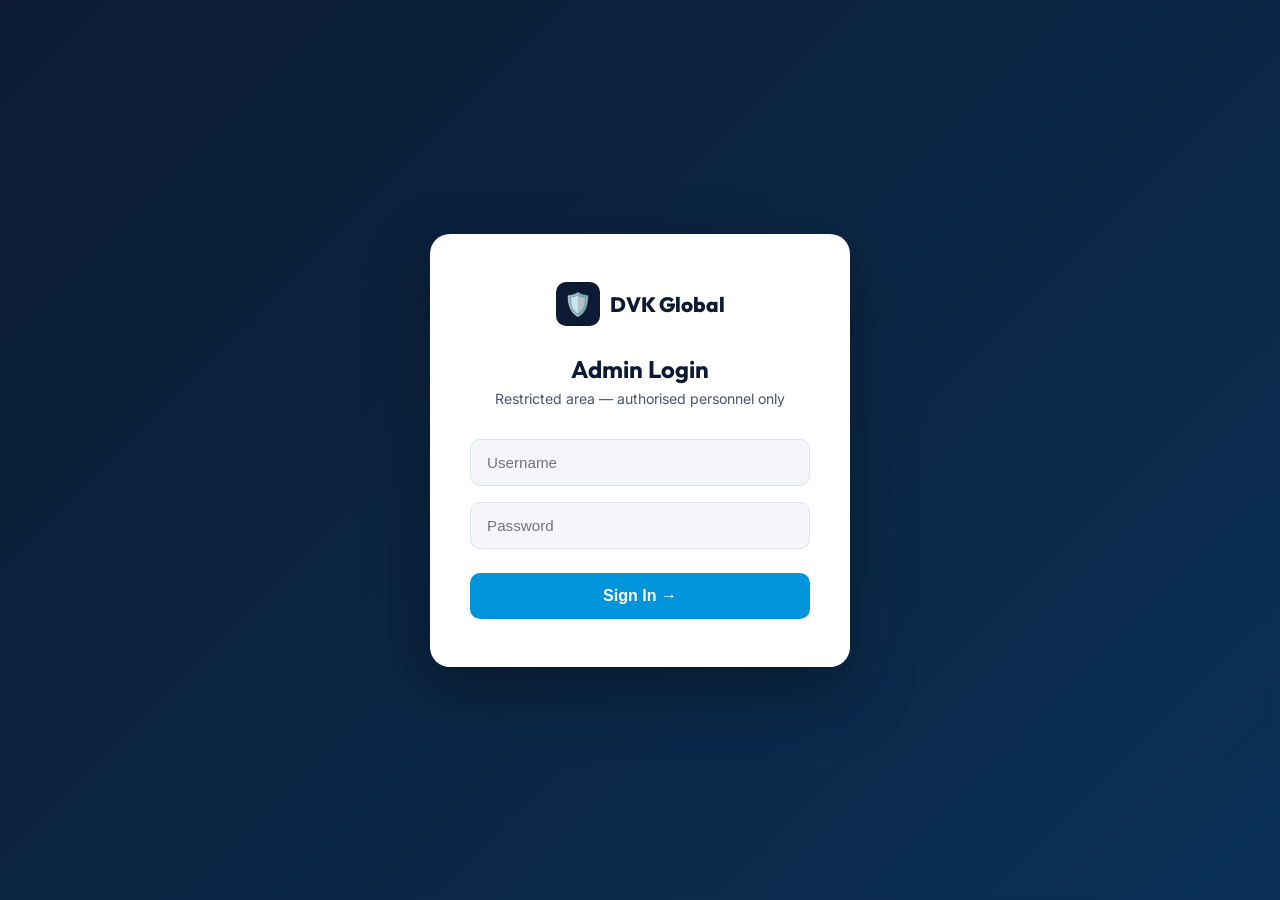
<file: admin.html>
<!DOCTYPE html>
<html lang="en">
<head>
    <meta charset="UTF-8">
    <meta name="viewport" content="width=device-width, initial-scale=1.0">
    <title>DVK Global — Admin Panel</title>
    <link rel="preconnect" href="https://fonts.googleapis.com">
    <link href="https://fonts.googleapis.com/css2?family=Inter:wght@400;500;600;700&family=Outfit:wght@700;800&display=swap" rel="stylesheet">
    <style>
        :root { --blue:#0095da; --ink:#0c1b33; --danger:#e63946; --success:#2dc653; --bg:#f4f6f9; --white:#ffffff; --border:#dde3ec; --text:#4a5568; }
        *, *::before, *::after { box-sizing:border-box; margin:0; padding:0; }
        body { font-family:'Inter',sans-serif; background:var(--bg); color:var(--text); min-height:100vh; }

        /* Login */
        #login-screen { min-height:100vh; display:flex; align-items:center; justify-content:center; background:linear-gradient(135deg,#0c1b33 0%,#0a3055 100%); }
        .login-card { background:var(--white); border-radius:20px; padding:48px 40px; width:100%; max-width:420px; box-shadow:0 24px 64px rgba(0,0,0,.35); text-align:center; }
        .login-logo { display:inline-flex; align-items:center; gap:10px; margin-bottom:28px; }
        .login-logo-icon { width:44px; height:44px; background:var(--ink); border-radius:10px; display:flex; align-items:center; justify-content:center; font-size:1.4rem; }
        .login-logo span { font-family:'Outfit',sans-serif; font-size:1.3rem; font-weight:800; color:var(--ink); }
        .login-card h2 { font-family:'Outfit',sans-serif; font-size:1.5rem; color:var(--ink); margin-bottom:6px; }
        .login-card p { font-size:.88rem; color:var(--text); margin-bottom:32px; }
        .login-field { position:relative; margin-bottom:16px; }
        .login-field input { width:100%; padding:14px 16px; border:1.5px solid var(--border); border-radius:10px; font-size:.95rem; outline:none; transition:border-color .2s; background:var(--bg); }
        .login-field input:focus { border-color:var(--blue); }
        .login-btn { width:100%; padding:14px; background:var(--blue); color:#fff; font-weight:700; font-size:1rem; border-radius:10px; border:none; cursor:pointer; margin-top:8px; transition:background .2s,transform .1s; }
        .login-btn:hover { background:#007ab8; transform:translateY(-1px); }
        .login-error { margin-top:14px; padding:10px 14px; background:#ffe5e7; border:1px solid #ffb3b8; border-radius:8px; color:var(--danger); font-size:.85rem; display:none; }

        /* Admin Header */
        #admin-panel { display:none; }
        .admin-header { background:var(--ink); padding:0 32px; display:flex; align-items:center; justify-content:space-between; height:64px; position:sticky; top:0; z-index:100; box-shadow:0 2px 16px rgba(0,0,0,.2); }
        .admin-brand { display:flex; align-items:center; gap:10px; color:#fff; font-family:'Outfit',sans-serif; font-weight:800; font-size:1.1rem; }
        .admin-brand-icon { width:34px; height:34px; background:var(--blue); border-radius:8px; display:flex; align-items:center; justify-content:center; font-size:1rem; }
        .header-right { display:flex; align-items:center; gap:16px; }
        .admin-badge { background:rgba(0,149,218,.25); color:#5bc0eb; font-size:.75rem; font-weight:600; padding:4px 12px; border-radius:20px; border:1px solid rgba(0,149,218,.4); }
        .logout-btn { padding:7px 16px; background:rgba(255,255,255,.1); color:rgba(255,255,255,.8); border:1px solid rgba(255,255,255,.2); border-radius:8px; font-size:.83rem; font-weight:500; cursor:pointer; transition:background .2s; }
        .logout-btn:hover { background:rgba(255,255,255,.18); color:#fff; }

        /* Body */
        .admin-body { max-width:1100px; margin:0 auto; padding:40px 24px; }
        .admin-stats { display:grid; grid-template-columns:repeat(3,1fr); gap:20px; margin-bottom:36px; }
        .stat-card { background:var(--white); border-radius:14px; padding:24px; display:flex; align-items:center; gap:16px; box-shadow:0 2px 12px rgba(0,0,0,.07); border:1px solid var(--border); }
        .stat-icon { width:48px; height:48px; border-radius:12px; display:flex; align-items:center; justify-content:center; font-size:1.4rem; flex-shrink:0; }
        .stat-icon.blue { background:rgba(0,149,218,.12); }
        .stat-icon.green { background:rgba(45,198,83,.12); }
        .stat-icon.red { background:rgba(230,57,70,.12); }
        .stat-num { font-family:'Outfit',sans-serif; font-size:2rem; font-weight:800; color:var(--ink); line-height:1; }
        .stat-lbl { font-size:.8rem; color:var(--text); margin-top:3px; }

        /* Panel header */
        .panel-header { display:flex; align-items:center; justify-content:space-between; margin-bottom:20px; flex-wrap:wrap; gap:12px; }
        .panel-title { font-family:'Outfit',sans-serif; font-size:1.25rem; font-weight:700; color:var(--ink); }
        .filter-row { display:flex; gap:10px; flex-wrap:wrap; }
        .filter-btn { padding:7px 16px; border-radius:20px; border:1.5px solid var(--border); background:var(--white); font-size:.82rem; font-weight:600; cursor:pointer; transition:all .2s; color:var(--text); }
        .filter-btn.active, .filter-btn:hover { background:var(--blue); border-color:var(--blue); color:#fff; }
        .delete-all-btn { padding:8px 18px; background:rgba(230,57,70,.1); border:1.5px solid rgba(230,57,70,.3); color:var(--danger); border-radius:8px; font-size:.83rem; font-weight:600; cursor:pointer; transition:all .2s; }
        .delete-all-btn:hover { background:var(--danger); color:#fff; }

        /* Cards */
        #testimonials-list { display:grid; gap:16px; }
        .t-card { background:var(--white); border-radius:14px; padding:22px 24px; border:1px solid var(--border); box-shadow:0 2px 10px rgba(0,0,0,.05); display:grid; grid-template-columns:1fr auto; gap:16px; align-items:start; transition:box-shadow .2s; animation:slideIn .3s ease; }
        @keyframes slideIn { from{opacity:0;transform:translateY(10px)} to{opacity:1;transform:translateY(0)} }
        .t-card:hover { box-shadow:0 6px 24px rgba(0,0,0,.1); }
        .t-card.flagged { border-left:4px solid var(--danger); background:#fff8f8; }
        .t-meta { display:flex; align-items:center; gap:12px; margin-bottom:10px; flex-wrap:wrap; }
        .t-avatar { width:40px; height:40px; border-radius:50%; background:linear-gradient(135deg,var(--blue),#0c1b33); display:flex; align-items:center; justify-content:center; color:#fff; font-weight:700; font-size:1rem; flex-shrink:0; }
        .t-name { font-weight:700; color:var(--ink); font-size:.95rem; }
        .t-company { font-size:.8rem; color:var(--text); }
        .t-date { font-size:.75rem; color:#9aa5b4; margin-left:auto; }
        .t-stars { font-size:1rem; margin-bottom:8px; letter-spacing:1px; }
        .t-text { font-size:.9rem; color:var(--text); line-height:1.65; }
        .t-actions { display:flex; flex-direction:column; gap:8px; }
        .del-btn { padding:8px 14px; background:rgba(230,57,70,.08); border:1.5px solid rgba(230,57,70,.25); color:var(--danger); border-radius:8px; font-size:.8rem; font-weight:600; cursor:pointer; white-space:nowrap; transition:all .2s; }
        .del-btn:hover { background:var(--danger); color:#fff; border-color:var(--danger); }
        .flag-btn { padding:8px 14px; background:rgba(245,166,35,.08); border:1.5px solid rgba(245,166,35,.3); color:#b8860b; border-radius:8px; font-size:.8rem; font-weight:600; cursor:pointer; white-space:nowrap; transition:all .2s; }
        .flag-btn:hover { background:#f5a623; color:#fff; border-color:#f5a623; }

        .empty-state { text-align:center; padding:64px 24px; color:var(--text); }
        .empty-state .empty-icon { font-size:3rem; margin-bottom:16px; }
        .empty-state h3 { font-size:1.1rem; color:var(--ink); margin-bottom:6px; }

        /* Toast */
        .toast { position:fixed; bottom:24px; right:24px; background:var(--ink); color:#fff; padding:12px 20px; border-radius:10px; font-size:.88rem; font-weight:500; box-shadow:0 8px 24px rgba(0,0,0,.25); z-index:9999; transform:translateY(80px); opacity:0; transition:all .35s cubic-bezier(.34,1.56,.64,1); }
        .toast.show { transform:translateY(0); opacity:1; }
        .toast.success { border-left:4px solid var(--success); }
        .toast.danger { border-left:4px solid var(--danger); }

        /* Confirm */
        .overlay { position:fixed; inset:0; background:rgba(12,27,51,.55); display:none; align-items:center; justify-content:center; z-index:1000; backdrop-filter:blur(4px); }
        .overlay.show { display:flex; }
        .confirm-box { background:var(--white); border-radius:16px; padding:32px 28px; max-width:380px; width:90%; text-align:center; box-shadow:0 24px 64px rgba(0,0,0,.3); animation:popIn .25s ease; }
        @keyframes popIn { from{transform:scale(.9);opacity:0} to{transform:scale(1);opacity:1} }
        .confirm-icon { font-size:2.5rem; margin-bottom:14px; }
        .confirm-box h3 { font-family:'Outfit',sans-serif; color:var(--ink); margin-bottom:8px; }
        .confirm-box p { font-size:.88rem; color:var(--text); margin-bottom:24px; }
        .confirm-btns { display:flex; gap:12px; justify-content:center; }
        .confirm-cancel { padding:10px 22px; border:1.5px solid var(--border); border-radius:8px; cursor:pointer; font-weight:600; background:var(--white); color:var(--text); }
        .confirm-cancel:hover { background:var(--bg); }
        .confirm-delete { padding:10px 22px; background:var(--danger); color:#fff; border:none; border-radius:8px; cursor:pointer; font-weight:700; }
        .confirm-delete:hover { background:#c1121f; }

        @media(max-width:640px){ .admin-stats{grid-template-columns:1fr 1fr;} .t-card{grid-template-columns:1fr;} .t-actions{flex-direction:row;} }
    </style>
</head>
<body>

<div id="login-screen">
    <div class="login-card">
        <div class="login-logo">
            <div class="login-logo-icon">🛡️</div>
            <span>DVK Global</span>
        </div>
        <h2>Admin Login</h2>
        <p>Restricted area — authorised personnel only</p>
        <div class="login-field"><input type="text" id="username" placeholder="Username" autocomplete="off"/></div>
        <div class="login-field"><input type="password" id="password" placeholder="Password"/></div>
        <button class="login-btn" onclick="doLogin()">Sign In →</button>
        <div class="login-error" id="login-error">❌ Incorrect username or password.</div>
    </div>
</div>

<div id="admin-panel">
    <header class="admin-header">
        <div class="admin-brand">
            <div class="admin-brand-icon">🛡️</div>
            DVK Global — Admin Panel
        </div>
        <div class="header-right">
            <span class="admin-badge">Testimonial Manager</span>
            <button class="logout-btn" onclick="doLogout()">Sign Out</button>
        </div>
    </header>
    <div class="admin-body">
        <div class="admin-stats">
            <div class="stat-card"><div class="stat-icon blue">💬</div><div><div class="stat-num" id="stat-total">0</div><div class="stat-lbl">Total Testimonials</div></div></div>
            <div class="stat-card"><div class="stat-icon green">⭐</div><div><div class="stat-num" id="stat-avg">—</div><div class="stat-lbl">Average Rating</div></div></div>
            <div class="stat-card"><div class="stat-icon red">🚩</div><div><div class="stat-num" id="stat-flagged">0</div><div class="stat-lbl">Flagged Reviews</div></div></div>
        </div>
        <div class="panel-header">
            <div class="panel-title">All Submitted Testimonials</div>
            <div class="filter-row">
                <button class="filter-btn active" onclick="filterReviews('all',this)">All</button>
                <button class="filter-btn" onclick="filterReviews('5',this)">⭐ 5 Star</button>
                <button class="filter-btn" onclick="filterReviews('low',this)">⚠️ Low Rating</button>
                <button class="filter-btn" onclick="filterReviews('flagged',this)">🚩 Flagged</button>
                <button class="delete-all-btn" onclick="confirmDeleteAll()">🗑 Delete All</button>
            </div>
        </div>
        <div id="testimonials-list"></div>
    </div>
</div>

<div class="overlay" id="confirm-overlay">
    <div class="confirm-box">
        <div class="confirm-icon">⚠️</div>
        <h3 id="confirm-title">Delete Testimonial?</h3>
        <p id="confirm-msg">This action cannot be undone.</p>
        <div class="confirm-btns">
            <button class="confirm-cancel" onclick="closeConfirm()">Cancel</button>
            <button class="confirm-delete" id="confirm-ok">Delete</button>
        </div>
    </div>
</div>
<div class="toast" id="toast"></div>

<script>
    const ADMIN_USER='dvkadmin', ADMIN_PASS='DVKGlobal@2024', STORAGE_KEY='dvk_testimonials';
    let currentFilter='all', pendingDeleteIndex=null;

    function doLogin(){
        const u=document.getElementById('username').value.trim();
        const p=document.getElementById('password').value;
        const err=document.getElementById('login-error');
        if(u===ADMIN_USER&&p===ADMIN_PASS){
            document.getElementById('login-screen').style.display='none';
            document.getElementById('admin-panel').style.display='block';
            err.style.display='none';
            loadTestimonials('all');
        }else{
            err.style.display='block';
            document.getElementById('password').value='';
        }
    }

    document.addEventListener('keydown',e=>{
        if(e.key==='Enter'&&document.getElementById('login-screen').style.display!=='none') doLogin();
    });

    function doLogout(){
        document.getElementById('login-screen').style.display='flex';
        document.getElementById('admin-panel').style.display='none';
        document.getElementById('username').value='';
        document.getElementById('password').value='';
    }

    function getTestimonials(){ try{return JSON.parse(localStorage.getItem(STORAGE_KEY))||[];}catch{return[];} }
    function saveTestimonials(arr){ localStorage.setItem(STORAGE_KEY,JSON.stringify(arr)); }

    function loadTestimonials(filter){
        currentFilter=filter;
        const all=getTestimonials();
        updateStats(all);
        let list=[...all];
        if(filter==='5')      list=all.filter(t=>t.rating>=5);
        if(filter==='low')    list=all.filter(t=>t.rating<=2);
        if(filter==='flagged')list=all.filter(t=>t.flagged);
        renderList(list,all);
    }

    function updateStats(all){
        document.getElementById('stat-total').textContent=all.length;
        document.getElementById('stat-flagged').textContent=all.filter(t=>t.flagged).length;
        document.getElementById('stat-avg').textContent=all.length?(all.reduce((s,t)=>s+(t.rating||5),0)/all.length).toFixed(1):'—';
    }

    function escHtml(str){ return String(str||'').replace(/&/g,'&amp;').replace(/</g,'&lt;').replace(/>/g,'&gt;').replace(/"/g,'&quot;'); }

    function renderList(list,allList){
        const c=document.getElementById('testimonials-list');
        if(!list.length){
            c.innerHTML='<div class="empty-state"><div class="empty-icon">📭</div><h3>No testimonials found</h3><p>No reviews match the selected filter.</p></div>';
            return;
        }
        c.innerHTML=list.map(t=>{
            const ri=allList.indexOf(t);
            const stars='★'.repeat(t.rating||5)+'☆'.repeat(5-(t.rating||5));
            const ini=(t.name||'A').split(' ').map(w=>w[0]).join('').toUpperCase().slice(0,2);
            const dt=t.date?new Date(t.date).toLocaleDateString('en-IN',{day:'numeric',month:'short',year:'numeric'}):'—';
            return `<div class="t-card ${t.flagged?'flagged':''}" id="card-${ri}">
                <div>
                    <div class="t-meta">
                        <div class="t-avatar">${ini}</div>
                        <div><div class="t-name">${escHtml(t.name)}</div><div class="t-company">${escHtml(t.company||'')}</div></div>
                        <div class="t-date">📅 ${dt}</div>
                    </div>
                    <div class="t-stars" style="color:#f5a623">${stars}</div>
                    <div class="t-text">"${escHtml(t.text||t.quote||'')}"</div>
                </div>
                <div class="t-actions">
                    <button class="del-btn" onclick="confirmDelete(${ri})">🗑 Delete</button>
                    <button class="flag-btn" onclick="toggleFlag(${ri})">${t.flagged?'✅ Unflag':'🚩 Flag'}</button>
                </div>
            </div>`;
        }).join('');
    }

    function filterReviews(f,btn){
        document.querySelectorAll('.filter-btn').forEach(b=>b.classList.remove('active'));
        btn.classList.add('active');
        loadTestimonials(f);
    }

    function toggleFlag(i){
        const all=getTestimonials();
        if(all[i]){all[i].flagged=!all[i].flagged;saveTestimonials(all);loadTestimonials(currentFilter);showToast(all[i].flagged?'🚩 Review flagged':'✅ Flag removed','success');}
    }

    function confirmDelete(i){
        pendingDeleteIndex=i;
        document.getElementById('confirm-title').textContent='Delete this testimonial?';
        document.getElementById('confirm-msg').textContent='This review will be permanently removed from the website.';
        document.getElementById('confirm-ok').onclick=executeSingleDelete;
        document.getElementById('confirm-overlay').classList.add('show');
    }

    function executeSingleDelete(){
        const all=getTestimonials();
        if(pendingDeleteIndex!==null&&all[pendingDeleteIndex]){
            all.splice(pendingDeleteIndex,1);saveTestimonials(all);closeConfirm();loadTestimonials(currentFilter);showToast('🗑 Testimonial deleted','danger');
        }
    }

    function confirmDeleteAll(){
        document.getElementById('confirm-title').textContent='Delete ALL testimonials?';
        document.getElementById('confirm-msg').textContent='This will permanently remove every review from the website.';
        document.getElementById('confirm-ok').onclick=executeDeleteAll;
        document.getElementById('confirm-overlay').classList.add('show');
    }

    function executeDeleteAll(){saveTestimonials([]);closeConfirm();loadTestimonials('all');showToast('🗑 All testimonials deleted','danger');}
    function closeConfirm(){document.getElementById('confirm-overlay').classList.remove('show');pendingDeleteIndex=null;}
    document.getElementById('confirm-overlay').addEventListener('click',function(e){if(e.target===this)closeConfirm();});

    let toastTimer;
    function showToast(msg,type='success'){
        const t=document.getElementById('toast');t.textContent=msg;t.className=`toast ${type} show`;
        clearTimeout(toastTimer);toastTimer=setTimeout(()=>t.classList.remove('show'),3000);
    }
</script>
</body>
</html>
</file>
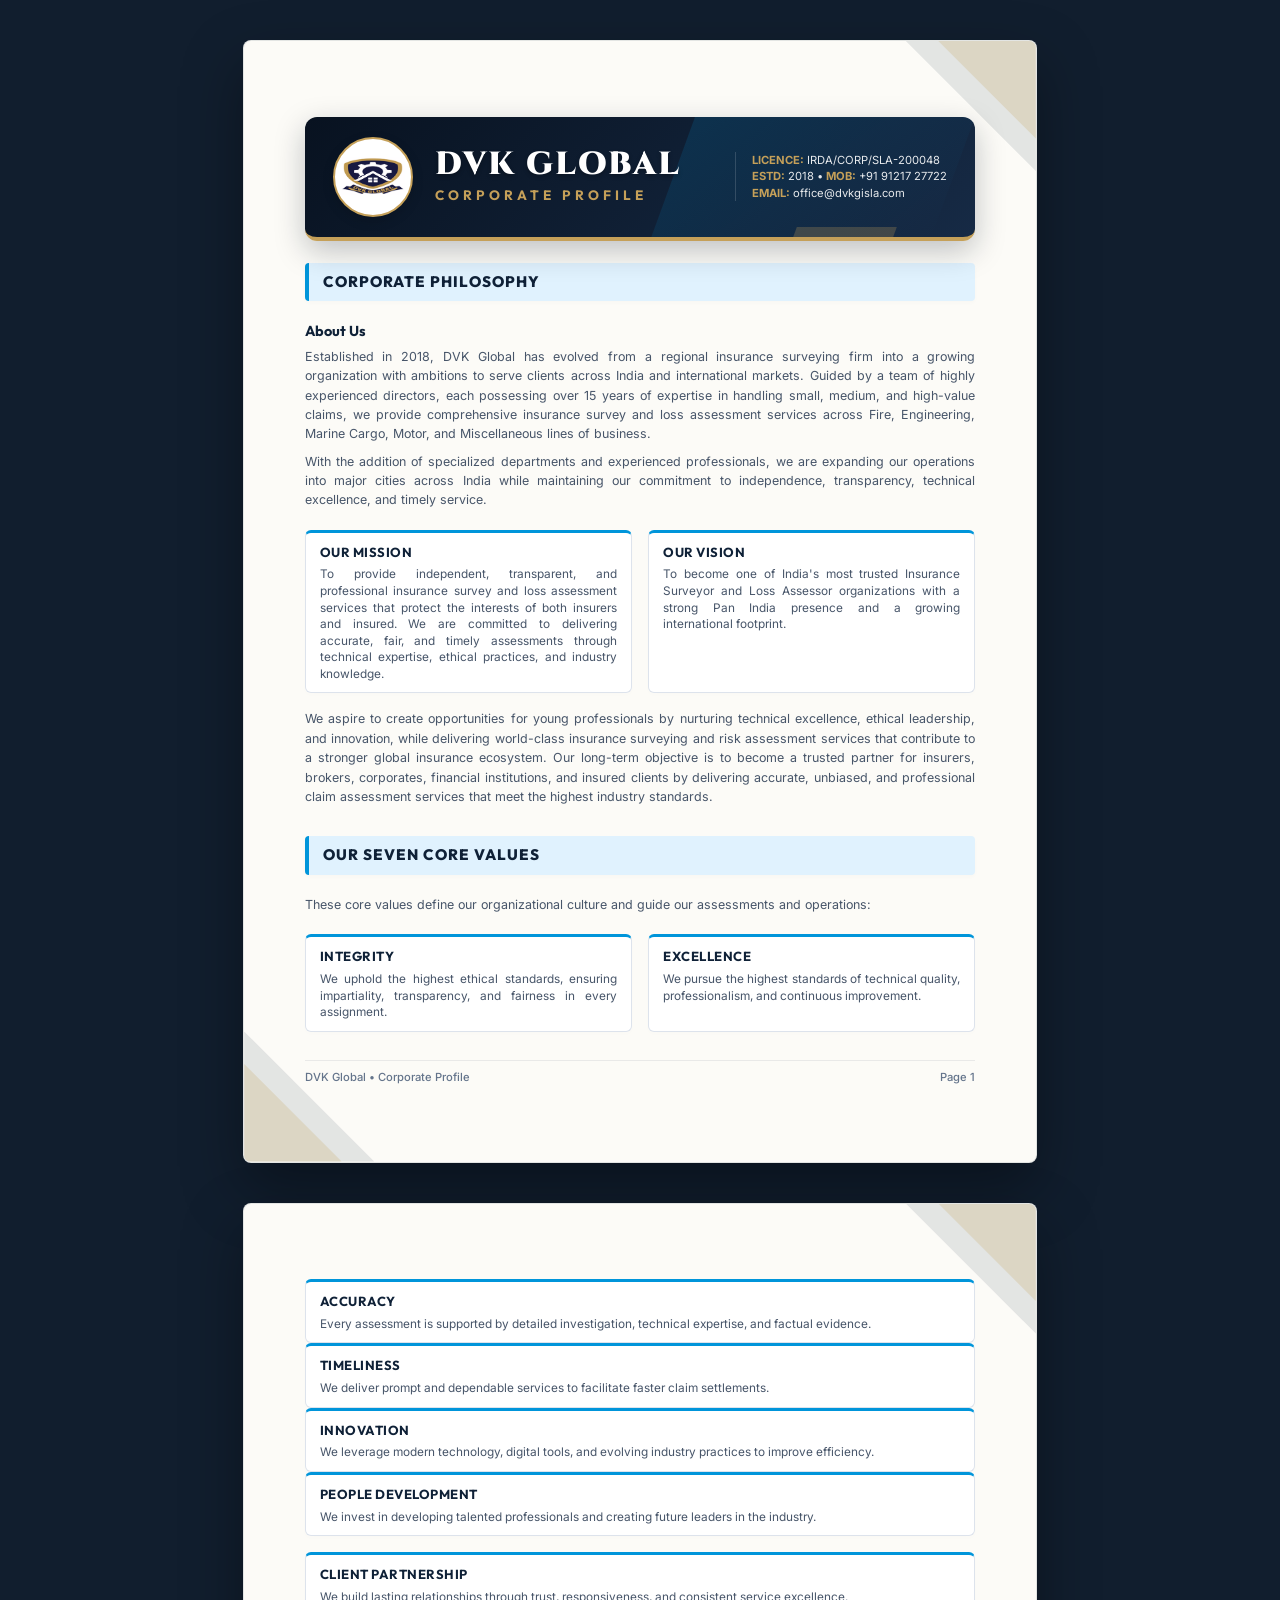
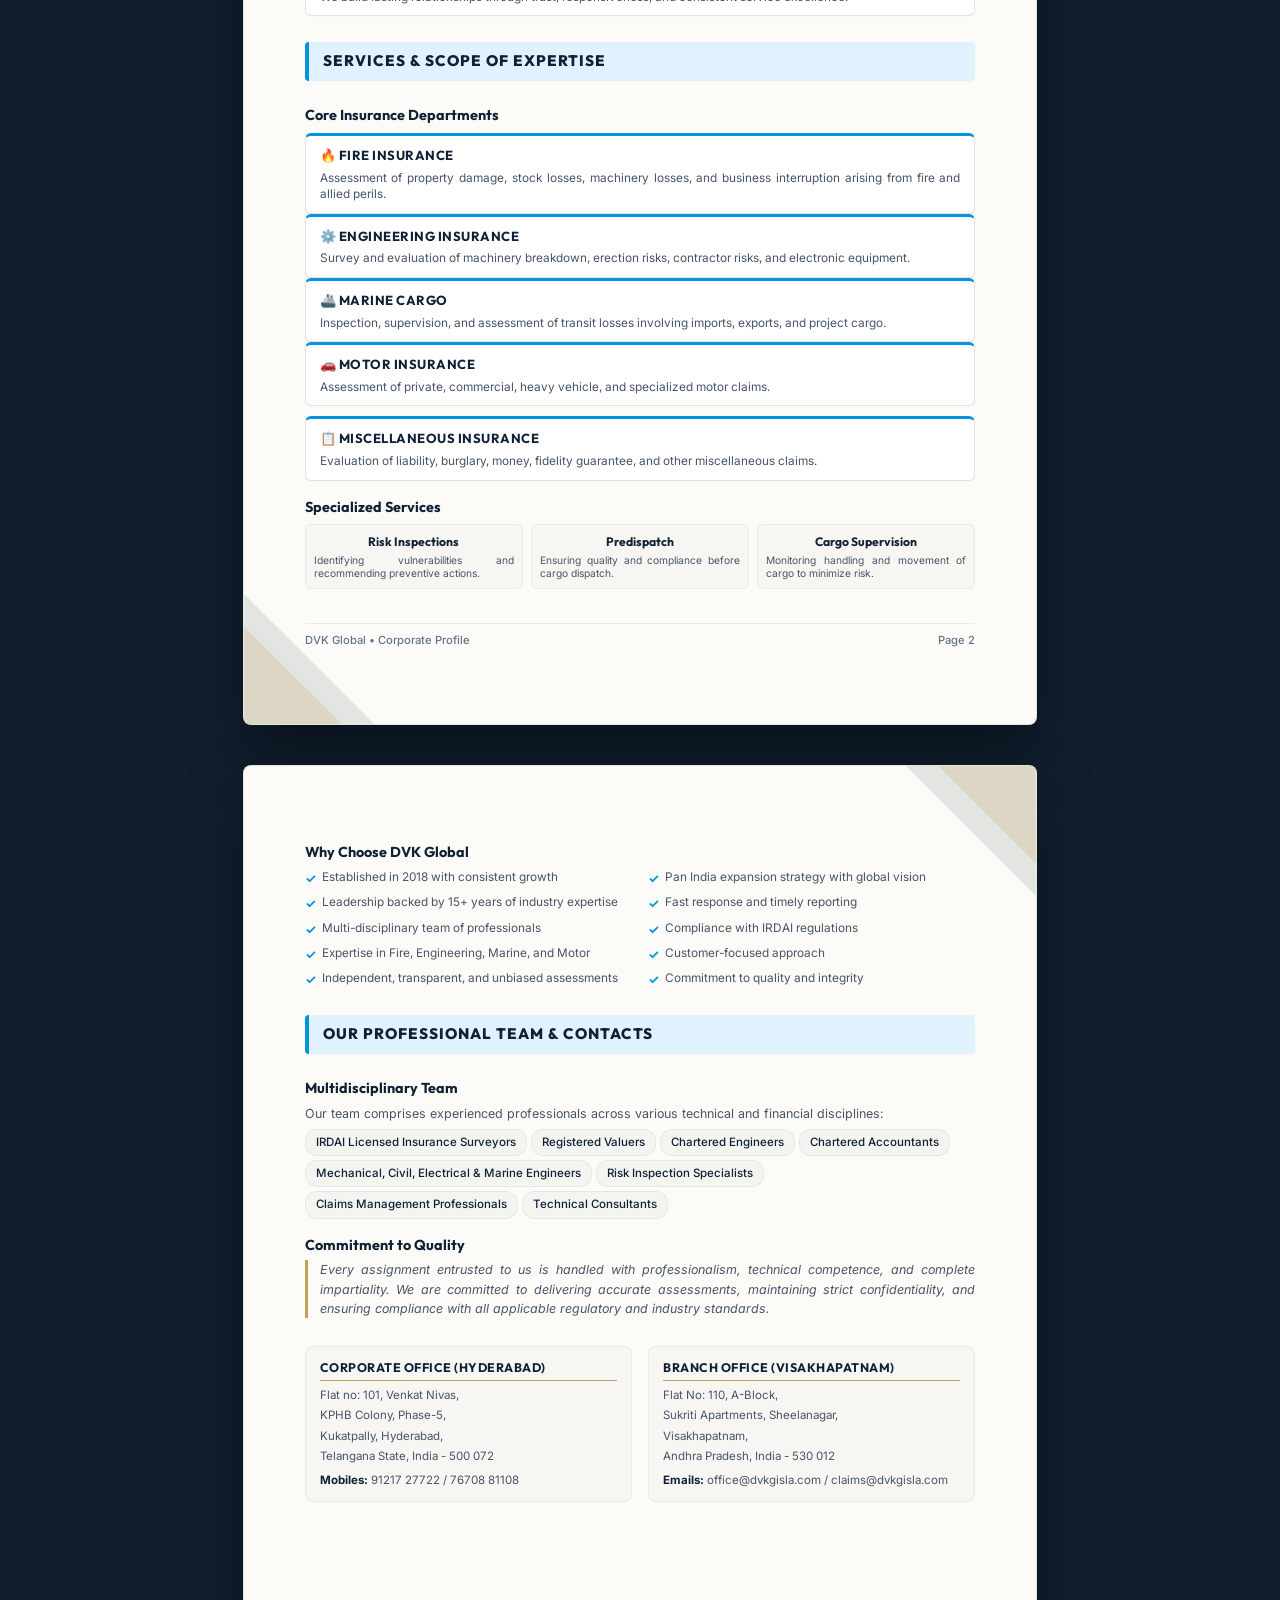
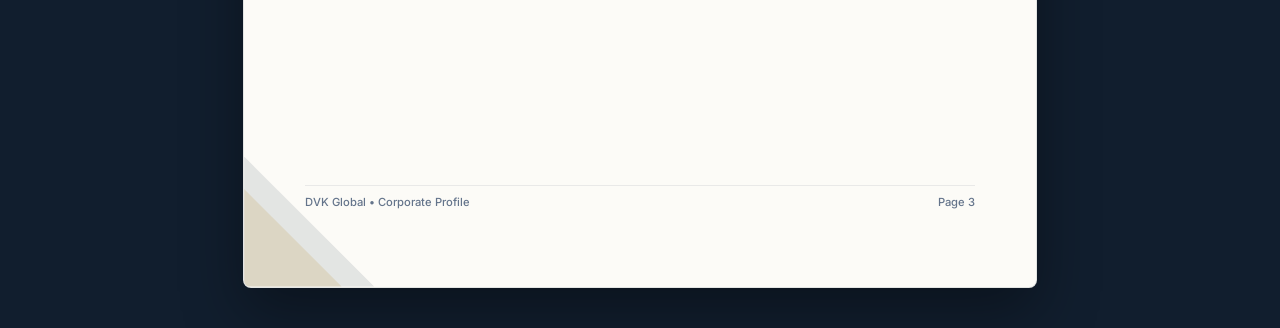
<file: profile.html>
<!DOCTYPE html>
<html lang="en">
<head>
    <meta charset="UTF-8">
    <meta name="viewport" content="width=device-width, initial-scale=1.0">
    <title>DVK Global — Corporate Profile</title>
    <link rel="preconnect" href="https://fonts.googleapis.com">
    <link href="https://fonts.googleapis.com/css2?family=Cinzel:wght@800;900&family=Inter:wght@400;500;600;700&family=Outfit:wght@600;700;800;900&display=swap" rel="stylesheet">
    <style>
        :root {
            --primary: #0f2137;     /* Midnight Navy */
            --secondary: #c5a059;   /* Matte Gold */
            --accent: #0095da;      /* Sky Blue */
            --accent-light: #e0f2fe;/* Light Blue strip background */
            --cream: #fcfbf7;       /* Soft Alabaster/Ivory */
            --white: #ffffff;
            --bg: #111e2e;          /* Dark view background */
            --text: #475569;        /* Slate text */
            --border: #dde3ec;
        }

        *, *::before, *::after { box-sizing: border-box; margin: 0; padding: 0; }

        body {
            font-family: 'Inter', sans-serif;
            color: var(--text);
            background: var(--bg);
            line-height: 1.5;
            -webkit-font-smoothing: antialiased;
            padding: 40px 0;
        }

        .doc-container {
            max-width: 900px;
            margin: 0 auto;
            display: flex;
            flex-direction: column;
            gap: 40px;
            padding: 0 20px;
        }

        /* ── Page Sheet (A4 Proportion) ── */
        .page {
            background: var(--cream);
            width: 210mm;
            height: 297mm;
            margin: 0 auto;
            box-shadow: 0 25px 60px rgba(0,0,0,0.35);
            border-radius: 8px;
            position: relative;
            padding: 20mm 16mm;
            display: flex;
            flex-direction: column;
            justify-content: space-between;
            overflow: hidden;
            border: 1px solid rgba(15, 33, 55, 0.1);
        }

        /* ── Symmetrical Geometric corner shapes on every page ── */
        .page-corner-tr {
            position: absolute;
            top: 0; right: 0;
            width: 130px; height: 130px;
            pointer-events: none;
            z-index: 1;
        }
        .page-corner-tr::before {
            content: '';
            position: absolute;
            top: 0; right: 0;
            width: 100%; height: 100%;
            background: var(--primary);
            clip-path: polygon(100% 0, 0 0, 100% 100%);
            opacity: 0.10;
        }
        .page-corner-tr::after {
            content: '';
            position: absolute;
            top: 0; right: 0;
            width: 75%; height: 75%;
            background: var(--secondary);
            clip-path: polygon(100% 0, 0 0, 100% 100%);
            opacity: 0.22;
        }

        .page-corner-bl {
            position: absolute;
            bottom: 0; left: 0;
            width: 130px; height: 130px;
            pointer-events: none;
            z-index: 1;
        }
        .page-corner-bl::before {
            content: '';
            position: absolute;
            bottom: 0; left: 0;
            width: 100%; height: 100%;
            background: var(--primary);
            clip-path: polygon(0 100%, 0 0, 100% 100%);
            opacity: 0.10;
        }
        .page-corner-bl::after {
            content: '';
            position: absolute;
            bottom: 0; left: 0;
            width: 75%; height: 75%;
            background: var(--secondary);
            clip-path: polygon(0 100%, 0 0, 100% 100%);
            opacity: 0.22;
        }

        /* ── UNIQUE ATTENTION-GRABBING HEADER CARD ── */
        .premium-header-card {
            background: linear-gradient(135deg, #081220 0%, #162a45 100%);
            border-radius: 12px;
            padding: 20px 28px;
            display: grid;
            grid-template-columns: auto 1fr auto;
            align-items: center;
            gap: 22px;
            position: relative;
            overflow: hidden;
            border-bottom: 4px solid var(--secondary);
            box-shadow: 0 10px 30px rgba(10,23,39,0.25);
            z-index: 10;
            margin-bottom: 12px;
        }

        /* Geometric overlays inside header background */
        .premium-header-card::before {
            content: '';
            position: absolute;
            top: 0; right: 0;
            width: 280px; height: 100%;
            background: linear-gradient(135deg, var(--accent) 0%, transparent 100%);
            opacity: 0.16;
            transform: skewX(-20deg);
            transform-origin: top right;
            pointer-events: none;
        }

        .premium-header-card::after {
            content: '';
            position: absolute;
            bottom: 0; right: 80px;
            width: 100px; height: 10px;
            background: var(--secondary);
            opacity: 0.25;
            transform: skewX(-20deg);
            pointer-events: none;
        }

        .header-logo-container {
            width: 80px;
            height: 80px;
            background: var(--white);
            border-radius: 50%;
            display: flex;
            align-items: center;
            justify-content: center;
            border: 2px solid var(--secondary);
            box-shadow: 0 4px 12px rgba(0,0,0,0.15);
            z-index: 5;
            padding: 6px;
        }

        .header-logo-img {
            max-height: 100%;
            max-width: 100%;
            object-fit: contain;
        }

        .header-title-container {
            z-index: 5;
        }

        .header-title-container h1 {
            font-family: 'Cinzel', serif;
            font-size: 2rem;
            font-weight: 900;
            color: var(--white);
            letter-spacing: 2px;
            line-height: 1.1;
            text-shadow: 0 2px 4px rgba(0,0,0,0.3);
        }

        .header-title-container .subtitle {
            font-family: 'Outfit', sans-serif;
            font-size: 0.85rem;
            font-weight: 700;
            color: var(--secondary);
            text-transform: uppercase;
            letter-spacing: 4px;
            margin-top: 2px;
            display: inline-block;
        }

        .header-meta-box {
            border-left: 1px solid rgba(255,255,255,0.15);
            padding-left: 16px;
            color: rgba(255,255,255,0.9);
            font-size: 0.7rem;
            line-height: 1.45;
            z-index: 5;
        }

        .header-meta-box strong {
            color: var(--secondary);
        }

        /* ── Section Title Banner (Solid Light Blue, matching screenshot) ── */
        .section-title-banner {
            background: var(--accent-light);
            color: var(--primary);
            padding: 8px 14px;
            border-radius: 4px;
            font-family: 'Outfit', sans-serif;
            font-size: 0.95rem;
            font-weight: 800;
            letter-spacing: 1px;
            text-transform: uppercase;
            border-left: 4px solid var(--accent);
            z-index: 5;
            margin: 10px 0 8px 0;
            box-shadow: 0 2px 5px rgba(0,0,0,0.02);
        }

        /* ── Layout & Typography ── */
        h3 {
            font-family: 'Outfit', sans-serif;
            font-size: 0.9rem;
            color: var(--primary);
            margin-bottom: 4px;
            font-weight: 700;
        }

        p {
            font-size: 0.78rem;
            line-height: 1.55;
            color: var(--text);
            text-align: justify;
            margin-bottom: 8px;
        }

        .grid-2 {
            display: grid;
            grid-template-columns: 1fr 1fr;
            gap: 16px;
        }

        /* Info Cards */
        .info-card {
            background: var(--white);
            border: 1px solid var(--border);
            border-top: 3px solid var(--accent);
            border-radius: 6px;
            padding: 10px 14px;
            box-shadow: 0 2px 6px rgba(0,0,0,0.01);
            z-index: 5;
        }

        .info-card.gold-accent {
            border-top-color: var(--secondary);
        }

        .info-card h4 {
            font-family: 'Outfit', sans-serif;
            font-size: 0.82rem;
            color: var(--primary);
            text-transform: uppercase;
            letter-spacing: 0.5px;
            margin-bottom: 4px;
            font-weight: 700;
        }

        .info-card p {
            font-size: 0.74rem;
            margin: 0;
            line-height: 1.4;
            color: var(--text);
        }

        /* Checklist */
        .check-list {
            list-style: none;
            display: flex;
            flex-direction: column;
            gap: 6px;
        }

        .check-list li {
            font-size: 0.74rem;
            display: flex;
            align-items: flex-start;
            gap: 6px;
            color: var(--text);
        }

        .check-list li::before {
            content: '✓';
            color: var(--accent);
            font-weight: bold;
            font-size: 0.8rem;
        }

        .special-badge-grid {
            display: grid;
            grid-template-columns: repeat(3, 1fr);
            gap: 8px;
            margin-top: 4px;
        }

        .special-badge {
            background: rgba(15, 33, 55, 0.02);
            border: 1px solid rgba(15, 33, 55, 0.05);
            border-radius: 6px;
            padding: 8px;
            text-align: center;
        }

        .special-badge strong {
            font-family: 'Outfit', sans-serif;
            font-size: 0.76rem;
            color: var(--primary);
            display: block;
            margin-bottom: 2px;
        }

        .special-badge p {
            font-size: 0.64rem;
            margin: 0;
            line-height: 1.3;
        }

        /* Team & tags */
        .tags-wrap {
            display: flex;
            flex-wrap: wrap;
            gap: 4px;
            margin-top: 4px;
        }

        .team-tag {
            background: rgba(15, 33, 55, 0.03);
            border: 1px solid rgba(15, 33, 55, 0.06);
            color: var(--primary);
            font-size: 0.72rem;
            font-weight: 500;
            padding: 4px 10px;
            border-radius: 12px;
        }

        /* Office Address layouts */
        .office-card-grid {
            display: grid;
            grid-template-columns: 1fr 1fr;
            gap: 16px;
            margin-top: 4px;
        }

        .office-card {
            background: rgba(15,33,55,0.02);
            border-radius: 8px;
            padding: 12px 14px;
            border: 1px solid rgba(15,33,55,0.05);
        }

        .office-card h4 {
            font-family: 'Outfit', sans-serif;
            font-size: 0.78rem;
            color: var(--primary);
            text-transform: uppercase;
            letter-spacing: 0.5px;
            margin-bottom: 6px;
            border-bottom: 1.5px solid var(--secondary);
            padding-bottom: 2px;
            font-weight: 700;
        }

        .office-details {
            list-style: none;
            display: flex;
            flex-direction: column;
            gap: 3px;
            font-size: 0.72rem;
        }

        .office-details li strong { color: var(--primary); }

        .page-content {
            flex-grow: 1;
            display: flex;
            flex-direction: column;
            gap: 14px;
            z-index: 5;
        }

        /* Footer */
        .doc-footer {
            border-top: 1px solid rgba(15,33,55,0.08);
            padding-top: 8px;
            display: flex;
            justify-content: space-between;
            align-items: center;
            font-size: 0.7rem;
            color: #64748b;
            font-weight: 500;
            z-index: 5;
        }

        /* ── PDF Print styles ── */
        @media print {
            body {
                background: #fff;
                color: #000;
                padding: 0;
            }

            .doc-container {
                margin: 0;
                padding: 0;
                max-width: 100%;
                gap: 0;
            }

            .page {
                box-shadow: none;
                margin: 0;
                padding: 15mm;
                width: 210mm;
                height: 297mm;
                page-break-after: always;
                border: none;
                border-radius: 0;
                background: var(--cream) !important;
                -webkit-print-color-adjust: exact;
                print-color-adjust: exact;
            }

            .premium-header-card {
                background: linear-gradient(135deg, #081220 0%, #162a45 100%) !important;
                -webkit-print-color-adjust: exact;
                print-color-adjust: exact;
            }

            .section-title-banner {
                background: var(--accent-light) !important;
                -webkit-print-color-adjust: exact;
                print-color-adjust: exact;
            }

            .page-corner-tr::before, .page-corner-bl::before {
                background: var(--primary) !important;
            }

            .page-corner-tr::after, .page-corner-bl::after {
                background: var(--secondary) !important;
            }

            .info-card {
                background: var(--white) !important;
            }

            .special-badge {
                background: rgba(15, 33, 55, 0.02) !important;
            }

            .office-card {
                background: rgba(15,33,55,0.02) !important;
            }
        }
    </style>
</head>
<body>

<div class="doc-container">

    <!-- ── PAGE 1 ── -->
    <div class="page">
        <!-- Corner Geometries -->
        <div class="page-corner-tr"></div>
        <div class="page-corner-bl"></div>

        <!-- ── PREMIUM HEADER CARD (TOP LEFT LOGO + EYE-CATCHING TEXT) ── -->
        <header class="premium-header-card">
            <div class="header-logo-container">
                <img src="assets/images/logo.png" alt="DVK Global Logo" class="header-logo-img">
            </div>
            <div class="header-title-container">
                <h1>DVK GLOBAL</h1>
                <span class="subtitle">Corporate Profile</span>
            </div>
            <div class="header-meta-box">
                <strong>LICENCE:</strong> IRDA/CORP/SLA-200048<br>
                <strong>ESTD:</strong> 2018 &bull; <strong>MOB:</strong> +91 91217 27722<br>
                <strong>EMAIL:</strong> office@dvkgisla.com
            </div>
        </header>

        <div class="page-content" style="gap: 12px;">
            <!-- Philosophy Banner -->
            <div class="section-title-banner">Corporate Philosophy</div>

            <div>
                <h3>About Us</h3>
                <p style="margin-top: 4px;">Established in 2018, DVK Global has evolved from a regional insurance surveying firm into a growing organization with ambitions to serve clients across India and international markets. Guided by a team of highly experienced directors, each possessing over 15 years of expertise in handling small, medium, and high-value claims, we provide comprehensive insurance survey and loss assessment services across Fire, Engineering, Marine Cargo, Motor, and Miscellaneous lines of business.</p>
                <p>With the addition of specialized departments and experienced professionals, we are expanding our operations into major cities across India while maintaining our commitment to independence, transparency, technical excellence, and timely service.</p>
            </div>

            <div class="grid-2">
                <div class="info-card">
                    <h4>Our Mission</h4>
                    <p style="margin-top: 3px;">To provide independent, transparent, and professional insurance survey and loss assessment services that protect the interests of both insurers and insured. We are committed to delivering accurate, fair, and timely assessments through technical expertise, ethical practices, and industry knowledge.</p>
                </div>
                <div class="info-card">
                    <h4>Our Vision</h4>
                    <p style="margin-top: 3px;">To become one of India's most trusted Insurance Surveyor and Loss Assessor organizations with a strong Pan India presence and a growing international footprint.</p>
                </div>
            </div>

            <p style="margin-top: 4px;">We aspire to create opportunities for young professionals by nurturing technical excellence, ethical leadership, and innovation, while delivering world-class insurance surveying and risk assessment services that contribute to a stronger global insurance ecosystem. Our long-term objective is to become a trusted partner for insurers, brokers, corporates, financial institutions, and insured clients by delivering accurate, unbiased, and professional claim assessment services that meet the highest industry standards.</p>

            <!-- Values Banner -->
            <div class="section-title-banner">Our Seven Core Values</div>
            <p>These core values define our organizational culture and guide our assessments and operations:</p>

            <div class="grid-2">
                <div class="info-card">
                    <h4>Integrity</h4>
                    <p>We uphold the highest ethical standards, ensuring impartiality, transparency, and fairness in every assignment.</p>
                </div>
                <div class="info-card">
                    <h4>Excellence</h4>
                    <p>We pursue the highest standards of technical quality, professionalism, and continuous improvement.</p>
                </div>
            </div>
        </div>

        <footer class="doc-footer">
            <span>DVK Global &bull; Corporate Profile</span>
            <span>Page 1</span>
        </footer>
    </div>


    <!-- ── PAGE 2 ── -->
    <div class="page">
        <!-- Corner Geometries -->
        <div class="page-corner-tr"></div>
        <div class="page-corner-bl"></div>

        <div class="page-content" style="gap: 16px;">
            <div class="card-grid">
                <div class="info-card">
                    <h4>Accuracy</h4>
                    <p>Every assessment is supported by detailed investigation, technical expertise, and factual evidence.</p>
                </div>
                <div class="info-card">
                    <h4>Timeliness</h4>
                    <p>We deliver prompt and dependable services to facilitate faster claim settlements.</p>
                </div>
                <div class="info-card">
                    <h4>Innovation</h4>
                    <p>We leverage modern technology, digital tools, and evolving industry practices to improve efficiency.</p>
                </div>
                <div class="info-card">
                    <h4>People Development</h4>
                    <p>We invest in developing talented professionals and creating future leaders in the industry.</p>
                </div>
            </div>

            <div class="info-card" style="width: 100%;">
                <h4>Client Partnership</h4>
                <p>We build lasting relationships through trust, responsiveness, and consistent service excellence.</p>
            </div>

            <!-- Services Banner -->
            <div class="section-title-banner">Services &amp; Scope of Expertise</div>

            <div>
                <h3>Core Insurance Departments</h3>
                <div class="card-grid" style="margin-top: 6px;">
                    <div class="info-card">
                        <h4>🔥 Fire Insurance</h4>
                        <p>Assessment of property damage, stock losses, machinery losses, and business interruption arising from fire and allied perils.</p>
                    </div>
                    <div class="info-card">
                        <h4>⚙️ Engineering Insurance</h4>
                        <p>Survey and evaluation of machinery breakdown, erection risks, contractor risks, and electronic equipment.</p>
                    </div>
                    <div class="info-card">
                        <h4>🚢 Marine Cargo</h4>
                        <p>Inspection, supervision, and assessment of transit losses involving imports, exports, and project cargo.</p>
                    </div>
                    <div class="info-card">
                        <h4>🚗 Motor Insurance</h4>
                        <p>Assessment of private, commercial, heavy vehicle, and specialized motor claims.</p>
                    </div>
                </div>
                <div class="info-card" style="width: 100%; margin-top: 10px;">
                    <h4>📋 Miscellaneous Insurance</h4>
                    <p>Evaluation of liability, burglary, money, fidelity guarantee, and other miscellaneous claims.</p>
                </div>
            </div>

            <div>
                <h3>Specialized Services</h3>
                <div class="special-badge-grid" style="margin-top: 6px;">
                    <div class="special-badge">
                        <strong>Risk Inspections</strong>
                        <p>Identifying vulnerabilities and recommending preventive actions.</p>
                    </div>
                    <div class="special-badge">
                        <strong>Predispatch</strong>
                        <p>Ensuring quality and compliance before cargo dispatch.</p>
                    </div>
                    <div class="special-badge">
                        <strong>Cargo Supervision</strong>
                        <p>Monitoring handling and movement of cargo to minimize risk.</p>
                    </div>
                </div>
            </div>
        </div>

        <footer class="doc-footer">
            <span>DVK Global &bull; Corporate Profile</span>
            <span>Page 2</span>
        </footer>
    </div>


    <!-- ── PAGE 3 ── -->
    <div class="page">
        <!-- Corner Geometries -->
        <div class="page-corner-tr"></div>
        <div class="page-corner-bl"></div>

        <div class="page-content" style="gap: 16px;">
            <div>
                <h3>Why Choose DVK Global</h3>
                <div class="grid-2" style="margin-top: 6px;">
                    <ul class="check-list">
                        <li>Established in 2018 with consistent growth</li>
                        <li>Leadership backed by 15+ years of industry expertise</li>
                        <li>Multi-disciplinary team of professionals</li>
                        <li>Expertise in Fire, Engineering, Marine, and Motor</li>
                        <li>Independent, transparent, and unbiased assessments</li>
                    </ul>
                    <ul class="check-list">
                        <li>Pan India expansion strategy with global vision</li>
                        <li>Fast response and timely reporting</li>
                        <li>Compliance with IRDAI regulations</li>
                        <li>Customer-focused approach</li>
                        <li>Commitment to quality and integrity</li>
                    </ul>
                </div>
            </div>

            <!-- Contacts Banner -->
            <div class="section-title-banner">Our Professional Team &amp; Contacts</div>

            <div>
                <h3>Multidisciplinary Team</h3>
                <p style="margin-bottom: 6px;">Our team comprises experienced professionals across various technical and financial disciplines:</p>
                <div class="tags-wrap">
                    <span class="team-tag">IRDAI Licensed Insurance Surveyors</span>
                    <span class="team-tag">Registered Valuers</span>
                    <span class="team-tag">Chartered Engineers</span>
                    <span class="team-tag">Chartered Accountants</span>
                    <span class="team-tag">Mechanical, Civil, Electrical &amp; Marine Engineers</span>
                    <span class="team-tag">Risk Inspection Specialists</span>
                    <span class="team-tag">Claims Management Professionals</span>
                    <span class="team-tag">Technical Consultants</span>
                </div>
            </div>

            <div>
                <h3>Commitment to Quality</h3>
                <p style="font-style: italic; border-left: 3px solid var(--secondary); padding-left: 12px;">Every assignment entrusted to us is handled with professionalism, technical competence, and complete impartiality. We are committed to delivering accurate assessments, maintaining strict confidentiality, and ensuring compliance with all applicable regulatory and industry standards.</p>
            </div>

            <div class="office-card-grid">
                <div class="office-card">
                    <h4>Corporate Office (Hyderabad)</h4>
                    <ul class="office-details">
                        <li>Flat no: 101, Venkat Nivas,</li>
                        <li>KPHB Colony, Phase-5,</li>
                        <li>Kukatpally, Hyderabad,</li>
                        <li>Telangana State, India - 500 072</li>
                        <li style="margin-top: 4px;"><strong>Mobiles:</strong> 91217 27722 / 76708 81108</li>
                    </ul>
                </div>
                <div class="office-card">
                    <h4>Branch Office (Visakhapatnam)</h4>
                    <ul class="office-details">
                        <li>Flat No: 110, A-Block,</li>
                        <li>Sukriti Apartments, Sheelanagar,</li>
                        <li>Visakhapatnam,</li>
                        <li>Andhra Pradesh, India - 530 012</li>
                        <li style="margin-top: 4px;"><strong>Emails:</strong> office@dvkgisla.com / claims@dvkgisla.com</li>
                    </ul>
                </div>
            </div>
        </div>

        <footer class="doc-footer">
            <span>DVK Global &bull; Corporate Profile</span>
            <span>Page 3</span>
        </footer>
    </div>

</div>

</body>
</html>
</file>
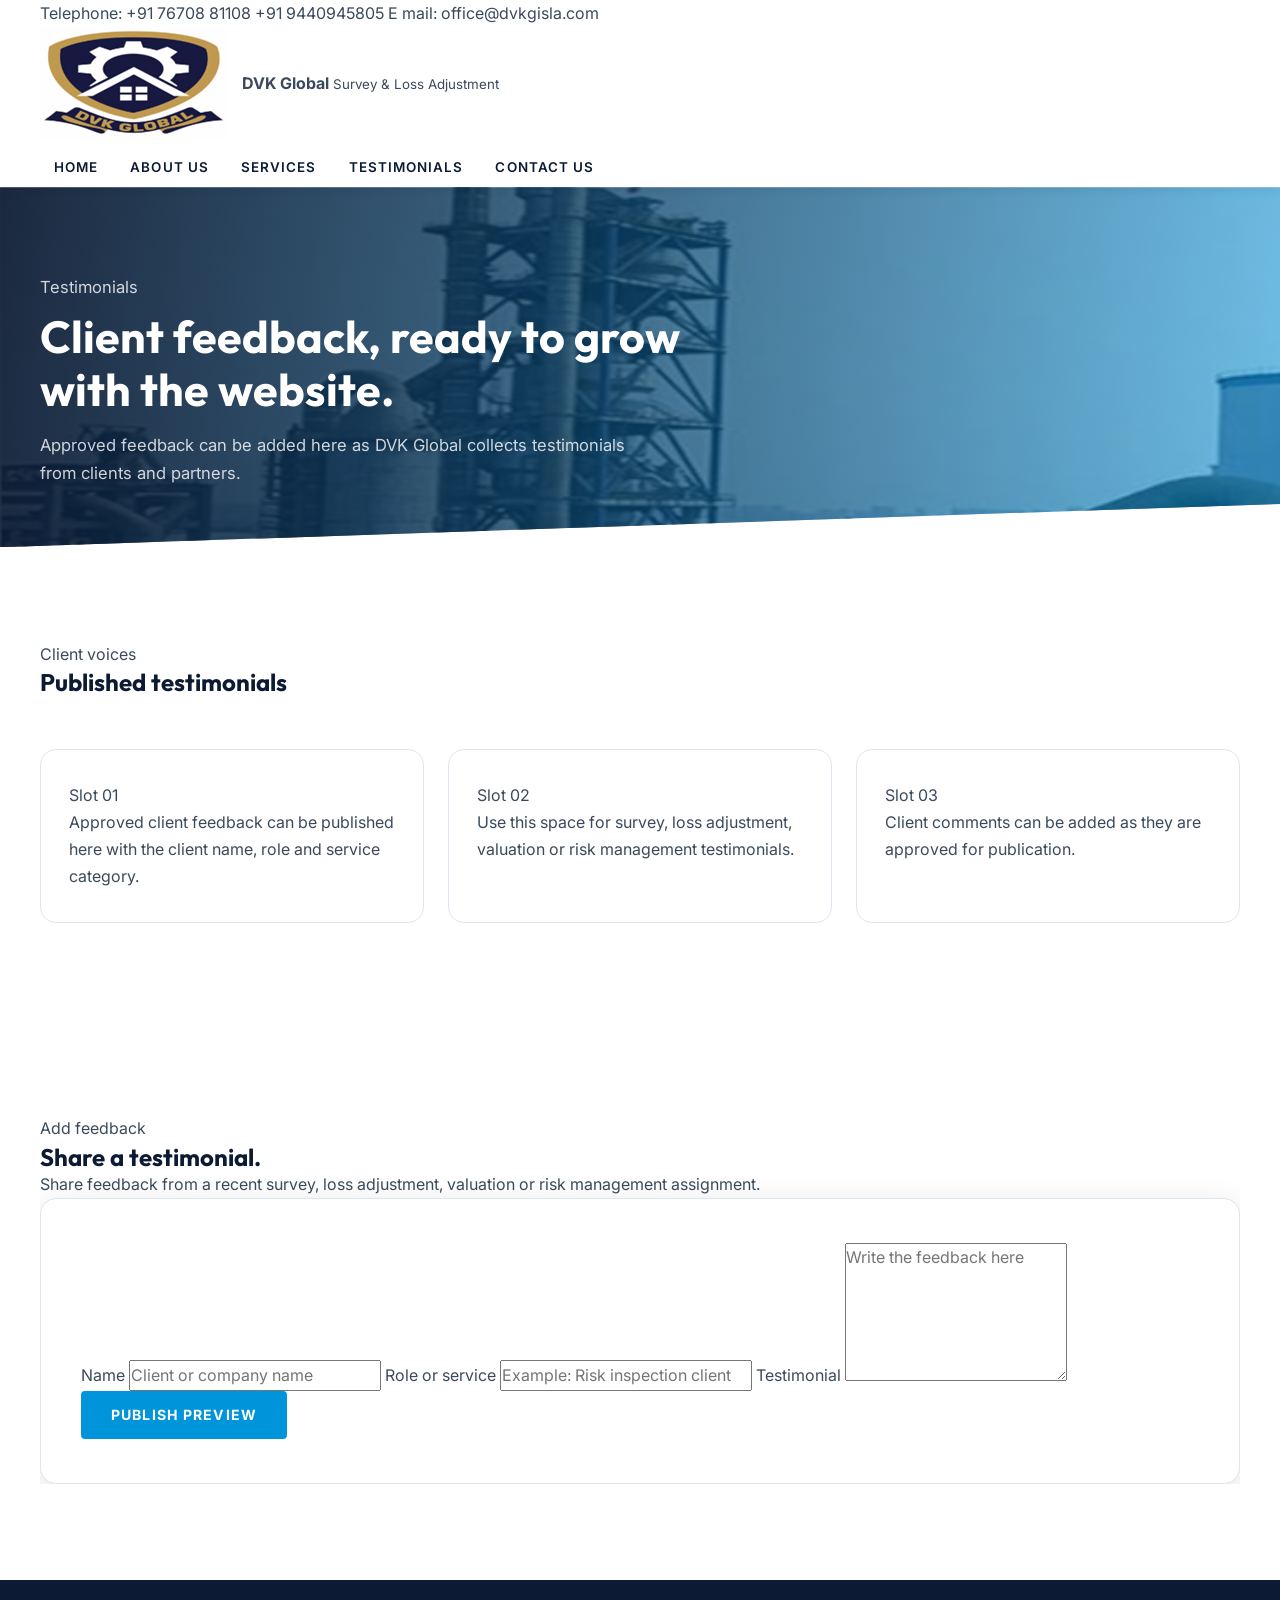
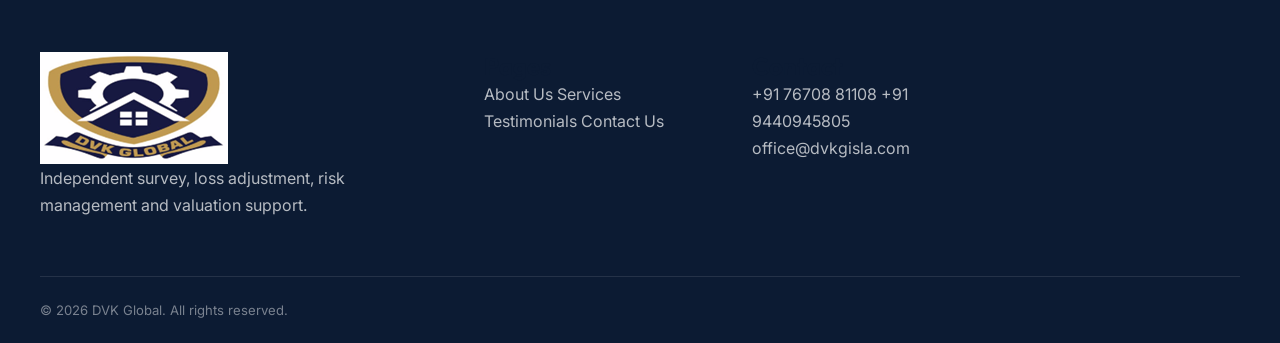
<file: testimonials.html>
<!DOCTYPE html>
<html lang="en">
<head>
    <meta charset="UTF-8">
    <meta name="viewport" content="width=device-width, initial-scale=1.0">
    <meta name="description" content="Client testimonials and feedback for DVK Global survey, loss adjustment, risk management and valuation services.">
    <title>Testimonials | DVK Global</title>
    <link rel="icon" href="assets/images/logo.png">
    <link rel="stylesheet" href="css/styles.css">
</head>
<body data-page="testimonials">
    <header class="site-header">
        <div class="contact-strip">
            <div class="container strip-inner">
                <span class="strip-mark" aria-hidden="true"></span>
                <a href="tel:+917670881108">Telephone: +91 76708 81108</a>
                <a href="tel:+919440945805">+91 9440945805</a>
                <a href="mailto:office@dvkgisla.com">E mail: office@dvkgisla.com</a>
            </div>
        </div>
        <div class="container nav-shell">
            <a class="brand" href="index.html" aria-label="DVK Global home">
                <img src="assets/images/logo.png" alt="DVK Global logo">
                <span>
                    <strong>DVK Global</strong>
                    <small>Survey & Loss Adjustment</small>
                </span>
            </a>
            <button class="menu-toggle" type="button" aria-label="Open navigation" aria-expanded="false">
                <span></span>
                <span></span>
                <span></span>
            </button>
            <nav class="main-nav" aria-label="Primary navigation">
                <a href="index.html" data-nav="home">Home</a>
                <a href="about.html" data-nav="about">About Us</a>
                <a href="services.html" data-nav="services">Services</a>
                <a href="testimonials.html" data-nav="testimonials">Testimonials</a>
                <a href="contact.html" data-nav="contact">Contact Us</a>
            </nav>
        </div>
    </header>

    <main>
        <section class="page-hero" style="--hero-img: url('../assets/images/industrial-audit.jpg');">
            <div class="container page-hero-content">
                <p class="eyebrow">Testimonials</p>
                <h1>Client feedback, ready to grow with the website.</h1>
                <p>Approved feedback can be added here as DVK Global collects testimonials from clients and partners.</p>
            </div>
        </section>

        <section class="section">
            <div class="container">
                <div class="section-heading">
                    <p class="section-kicker">Client voices</p>
                    <h2>Published testimonials</h2>
                </div>
                <div class="testimonial-grid" id="testimonialGrid" aria-live="polite">
                    <article class="testimonial-card placeholder-card">
                        <span>Slot 01</span>
                        <p>Approved client feedback can be published here with the client name, role and service category.</p>
                    </article>
                    <article class="testimonial-card placeholder-card">
                        <span>Slot 02</span>
                        <p>Use this space for survey, loss adjustment, valuation or risk management testimonials.</p>
                    </article>
                    <article class="testimonial-card placeholder-card">
                        <span>Slot 03</span>
                        <p>Client comments can be added as they are approved for publication.</p>
                    </article>
                </div>
            </div>
        </section>

        <section class="section muted-section">
            <div class="container testimonial-form-grid">
                <div>
                    <p class="section-kicker">Add feedback</p>
                    <h2>Share a testimonial.</h2>
                    <p>Share feedback from a recent survey, loss adjustment, valuation or risk management assignment.</p>
                </div>
                <form class="form-panel" id="testimonialForm">
                    <label for="testimonialName">Name</label>
                    <input id="testimonialName" name="name" type="text" placeholder="Client or company name" required>

                    <label for="testimonialRole">Role or service</label>
                    <input id="testimonialRole" name="role" type="text" placeholder="Example: Risk inspection client" required>

                    <label for="testimonialMessage">Testimonial</label>
                    <textarea id="testimonialMessage" name="message" rows="5" placeholder="Write the feedback here" required></textarea>

                    <button class="btn btn-primary" type="submit">Publish Preview</button>
                    <p class="form-note" id="testimonialNote" role="status"></p>
                </form>
            </div>
        </section>

        <!-- <section class="thanks-band">
            <div class="container thanks-inner">
                <p class="section-kicker">Thank you</p>
                <h2>Thank you to every client who trusts DVK Global.</h2>
                <p>Your feedback helps the company keep improving its reports, response and field work.</p>
                <a class="btn btn-primary" href="contact.html">Send Feedback</a>
            </div>
        </section> -->
    </main>

    <footer class="site-footer">
        <div class="container footer-grid">
            <div>
                <img class="footer-logo" src="assets/images/logo.png" alt="DVK Global logo">
                <p>Independent survey, loss adjustment, risk management and valuation support.</p>
            </div>
            <div>
                <h2>Pages</h2>
                <a href="about.html">About Us</a>
                <a href="services.html">Services</a>
                <a href="testimonials.html">Testimonials</a>
                <a href="contact.html">Contact Us</a>
            </div>
            <div>
                <h2>Contact</h2>
                <a href="tel:+917670881108">+91 76708 81108</a>
                <a href="tel:+919440945805">+91 9440945805</a>
                <a href="mailto:office@dvkgisla.com">office@dvkgisla.com</a>
            </div>
        </div>
        <div class="container footer-bottom">
            <span>© <span data-year></span> DVK Global. All rights reserved.</span>
        </div>
    </footer>

    <script src="js/main.js"></script>
</body>
</html>
</file>
<file: css/styles.css>
/* ============================================================
   DVK GLOBAL — McLarens-style Design System
   Colors: #0095da (blue), #0c1b33 (navy), #f7f7f7 (light), #fff
   ============================================================ */
@import url('https://fonts.googleapis.com/css2?family=Inter:wght@300;400;500;600;700;800&family=Outfit:wght@300;400;600;700;800&display=swap');

:root {
    --blue:         #0095da;
    --blue-dark:    #0079b8;
    --blue-deeper:  #0062a0;
    --navy:         #0c1b33;
    --navy-2:       #122040;
    --white:        #ffffff;
    --light:        #f7f7f7;
    --light-2:      #eef4f9;
    --border:       #dde7ef;
    --text:         #3a4a5c;
    --text-light:   #6b7c93;
    --ink:          #0c1b33;
    --gold:         #e8a020;
    --shadow-sm:    0 2px 10px rgba(0,149,218,0.10);
    --shadow:       0 8px 32px rgba(12,27,51,0.12);
    --shadow-lg:    0 20px 60px rgba(12,27,51,0.18);
    --radius:       8px;
    --radius-lg:    16px;
    --transition:   0.28s cubic-bezier(0.4,0,0.2,1);
}

/* ── Reset & Base ── */
*, *::before, *::after { box-sizing: border-box; margin: 0; padding: 0; }

html { scroll-behavior: smooth; font-size: 16px; overflow-x: hidden; }

body {
    font-family: 'Inter', sans-serif;
    color: var(--text);
    background: var(--white);
    line-height: 1.7;
    -webkit-font-smoothing: antialiased;
    overflow-x: hidden;
    max-width: 100vw;
}

h1, h2, h3, h4, h5, h6 {
    font-family: 'Outfit', sans-serif;
    color: var(--ink);
    line-height: 1.18;
    font-weight: 700;
}

img { display: block; max-width: 100%; }
a { color: inherit; text-decoration: none; }
button, input, select, textarea { font: inherit; }
button { cursor: pointer; border: none; background: none; }
svg {
    width: 1em; height: 1em;
    fill: none; stroke: currentColor;
    stroke-linecap: round; stroke-linejoin: round; stroke-width: 2;
}
:focus-visible { outline: 3px solid rgba(0,149,218,0.45); outline-offset: 3px; }

/* ── Layout ── */
.container {
    width: min(1200px, calc(100% - 48px));
    margin: 0 auto;
    max-width: 100%;
    overflow-x: hidden;
}

.section { padding: 96px 0; }
.section-sm { padding: 64px 0; }

/* ── Kicker / Label ── */
.kicker {
    display: inline-block;
    margin-bottom: 14px;
    color: var(--blue);
    font-size: 0.78rem;
    font-weight: 800;
    text-transform: uppercase;
    letter-spacing: 0.14em;
}

/* ── Buttons ── */
.btn {
    display: inline-flex;
    align-items: center;
    justify-content: center;
    gap: 8px;
    min-height: 48px;
    padding: 0 28px;
    border: 2px solid transparent;
    border-radius: 4px;
    font-weight: 700;
    font-size: 0.88rem;
    text-transform: uppercase;
    letter-spacing: 0.08em;
    transition: background var(--transition), border-color var(--transition),
                color var(--transition), transform var(--transition), box-shadow var(--transition);
    white-space: nowrap;
}

.btn:hover { transform: translateY(-2px); box-shadow: var(--shadow); }

.btn-primary {
    background: var(--blue);
    border-color: var(--blue);
    color: #fff;
}
.btn-primary:hover {
    background: var(--blue-dark);
    border-color: var(--blue-dark);
    color: #fff;
}

.btn-outline {
    background: transparent;
    border-color: #fff;
    color: #fff;
}
.btn-outline:hover {
    background: #fff;
    color: var(--blue);
}

.btn-white {
    background: #fff;
    border-color: #fff;
    color: var(--blue);
}
.btn-white:hover {
    background: var(--light);
    border-color: var(--light);
    color: var(--blue-dark);
}

.btn-ghost {
    background: transparent;
    border-color: var(--blue);
    color: var(--blue);
}
.btn-ghost:hover {
    background: var(--blue);
    color: #fff;
}

/* ============================================================
   HEADER / NAV
   ============================================================ */
.site-header {
    position: sticky;
    top: 0;
    z-index: 100;
    background: var(--white);
    box-shadow: 0 2px 12px rgba(12,27,51,0.10);
    transition: box-shadow 0.3s ease;
}

.site-header.scrolled {
    box-shadow: 0 4px 24px rgba(12,27,51,0.15);
}

/* Top utility bar */
.utility-bar {
    background: var(--navy);
    color: rgba(255,255,255,0.75);
    font-size: 0.82rem;
    padding: 0;
}

.utility-inner {
    display: flex;
    align-items: center;
    justify-content: space-between;
    min-height: 40px;
    gap: 16px;
}

.utility-left {
    display: flex;
    align-items: center;
    gap: 6px;
    font-size: 0.78rem;
    letter-spacing: 0.04em;
}

.utility-left svg { width: 14px; height: 14px; color: var(--blue); }

.utility-links {
    display: flex;
    align-items: center;
    gap: 24px;
}

.utility-links a {
    display: flex;
    align-items: center;
    gap: 6px;
    color: rgba(255,255,255,0.75);
    font-size: 0.8rem;
    transition: color 0.2s;
}
.utility-links a:hover { color: var(--blue); }
.utility-links a svg { width: 14px; height: 14px; }

/* Main nav bar */
.nav-bar {
    display: flex;
    align-items: center;
    justify-content: space-between;
    min-height: 80px;
    gap: 28px;
}

.brand {
    display: inline-flex;
    align-items: center;
    gap: 14px;
    flex-shrink: 0;
}

.brand-logo {
    height: 56px;
    width: auto;
    object-fit: contain;
}

.brand-text { line-height: 1.2; }

.brand-name {
    display: block;
    font-family: 'Outfit', sans-serif;
    font-weight: 800;
    font-size: 1.18rem;
    color: var(--navy);
    letter-spacing: -0.01em;
}

.brand-name span { color: var(--blue); }

.brand-tagline {
    display: block;
    font-size: 0.72rem;
    color: var(--text-light);
    text-transform: uppercase;
    letter-spacing: 0.10em;
    font-weight: 600;
}

/* Nav links */
.main-nav {
    display: flex;
    align-items: center;
    gap: 4px;
}

.main-nav a {
    position: relative;
    padding: 8px 14px;
    color: var(--navy);
    font-size: 0.84rem;
    font-weight: 600;
    text-transform: uppercase;
    letter-spacing: 0.08em;
    border-radius: 4px;
    transition: color var(--transition), background var(--transition);
}

.main-nav a::after {
    content: '';
    position: absolute;
    bottom: 2px; left: 14px; right: 14px;
    height: 3px;
    background: var(--blue);
    border-radius: 2px;
    transform: scaleX(0);
    transition: transform var(--transition);
}

.main-nav a:hover { color: var(--blue); }
.main-nav a:hover::after,
.main-nav a.is-active::after { transform: scaleX(1); }
.main-nav a.is-active { color: var(--blue); }

.nav-cta {
    background: var(--blue);
    color: #fff !important;
    padding: 8px 20px;
    border-radius: 4px;
}
.nav-cta:hover {
    background: var(--blue-dark) !important;
    color: #fff !important;
}
.nav-cta::after { display: none !important; }

/* Hamburger */
.menu-toggle {
    display: none;
    flex-direction: column;
    justify-content: center;
    gap: 5px;
    width: 44px;
    height: 44px;
    border: 2px solid var(--border);
    border-radius: 6px;
    background: transparent;
    color: var(--navy);
    padding: 8px;
}
.menu-toggle span {
    display: block;
    width: 100%;
    height: 2px;
    background: currentColor;
    border-radius: 2px;
    transition: transform 0.3s, opacity 0.3s;
}

/* ============================================================
   HERO — McLarens style with sky-blue diagonal shapes
   ============================================================ */
.home-hero {
    position: relative;
    min-height: 680px;
    overflow: hidden;
    background: var(--navy);
    display: flex;
}

/* Left "Find an Expert" side strip — like McLarens */
.hero-side-strip {
    position: absolute;
    left: 0;
    top: 0;
    bottom: 0;
    width: 48px;
    background: var(--navy);
    z-index: 10;
    display: flex;
    align-items: center;
    justify-content: center;
    flex-direction: column;
    gap: 18px;
}

.hero-side-text {
    writing-mode: vertical-rl;
    text-orientation: mixed;
    transform: rotate(180deg);
    color: rgba(255,255,255,0.65);
    font-size: 0.70rem;
    font-weight: 700;
    text-transform: uppercase;
    letter-spacing: 0.18em;
    white-space: nowrap;
    cursor: pointer;
    transition: color var(--transition);
}
.hero-side-text:hover { color: var(--blue); }

.hero-side-icon {
    width: 20px;
    height: 20px;
    color: rgba(255,255,255,0.45);
}

.hero-slide {
    position: absolute;
    inset: 0;
    left: 48px; /* offset for side strip */
    display: flex;
    align-items: center;
    padding: 0;
    background-size: cover;
    background-position: center;
    /* background-image is set directly via inline style on each slide */
    opacity: 0;
    visibility: hidden;
    transition: opacity 0.75s ease, visibility 0.75s ease;
    overflow: hidden;
}

.hero-slide.is-active { opacity: 1; visibility: visible; }

/* ── Sky-blue diagonal shape overlays (McLarens signature) ── */
.hero-slide::before,
.hero-slide::after {
    content: '';
    position: absolute;
    inset: 0;
    z-index: 1;
    pointer-events: none;
}

/* Primary large sky-blue shape */
.hero-slide::before {
    background: rgba(82, 170, 235, 0.72);
    clip-path: polygon(0 0, 58% 0, 36% 100%, 0 100%);
}

/* Secondary deeper-blue angled shape (creates depth) */
.hero-slide::after {
    background: rgba(10, 80, 150, 0.78);
    clip-path: polygon(0 0, 38% 0, 20% 100%, 0 100%);
}

/* ── McLarens-style hero text layout ── */
.hero-text-layout {
    position: relative;
    z-index: 5;
    display: flex;
    align-items: center;
    gap: 0;
    padding: 0 60px;
    width: 100%;
    max-width: 860px;
}

.hero-keyword {
    font-family: 'Outfit', sans-serif;
    font-size: clamp(3rem, 6vw, 5.2rem);
    font-weight: 300;
    color: #fff;
    line-height: 1;
    letter-spacing: -0.02em;
    white-space: nowrap;
    flex-shrink: 0;
}

.hero-vline {
    width: 2px;
    height: 70px;
    background: rgba(255,255,255,0.55);
    margin: 0 36px;
    flex-shrink: 0;
}

/* .hero-subtitle-block {} */

.hero-eyebrow {
    display: block;
    margin-bottom: 10px;
    color: rgba(255,255,255,0.70);
    font-size: 0.74rem;
    font-weight: 700;
    text-transform: uppercase;
    letter-spacing: 0.14em;
}

.hero-subtitle {
    margin: 0 0 28px;
    color: #fff;
    font-size: clamp(1.1rem, 2.2vw, 1.55rem);
    font-weight: 400;
    line-height: 1.4;
    max-width: 360px;
}

.hero-actions {
    display: flex;
    flex-wrap: wrap;
    gap: 14px;
}

/* Angled bottom on hero */
.home-hero::after {
    content: '';
    position: absolute;
    bottom: -2px; left: 0; right: 0;
    height: 72px;
    background: var(--white);
    clip-path: polygon(0 55%, 100% 0%, 100% 100%, 0% 100%);
    z-index: 8;
}

/* Hero controls */
.hero-prev,
.hero-next {
    position: absolute;
    bottom: 88px;
    z-index: 9;
    display: grid;
    place-items: center;
    width: 42px;
    height: 42px;
    border: 1.5px solid rgba(255,255,255,0.40);
    border-radius: 4px;
    color: #fff;
    background: rgba(12,27,51,0.35);
    backdrop-filter: blur(6px);
    transition: all var(--transition);
}

.hero-prev { right: 72px; }
.hero-next { right: 22px; }

.hero-prev:hover,
.hero-next:hover {
    background: var(--blue);
    border-color: var(--blue);
}

.hero-prev svg, .hero-next svg { width: 20px; height: 20px; }

.hero-dots {
    position: absolute;
    bottom: 98px;
    left: 80px;
    z-index: 9;
    display: flex;
    gap: 8px;
    align-items: center;
}

.hero-dots button {
    width: 28px;
    height: 3px;
    border-radius: 999px;
    background: rgba(255,255,255,0.35);
    transition: background var(--transition), width var(--transition);
}

.hero-dots button.is-active {
    background: #fff;
    width: 44px;
}

/* ============================================================
   STATS BAR
   ============================================================ */
.stats-bar {
    background: var(--blue);
    padding: 0;
    position: relative;
    z-index: 3;
}

.stats-inner {
    display: grid;
    grid-template-columns: repeat(4, 1fr);
    gap: 0;
}

.stat-item {
    display: flex;
    flex-direction: column;
    align-items: center;
    justify-content: center;
    padding: 36px 24px;
    border-right: 1px solid rgba(255,255,255,0.18);
    text-align: center;
    position: relative;
}

.stat-item:last-child { border-right: none; }

.stat-number {
    font-family: 'Outfit', sans-serif;
    font-size: 3rem;
    font-weight: 800;
    color: #fff;
    line-height: 1;
    margin-bottom: 6px;
    letter-spacing: -0.02em;
}

.stat-suffix {
    font-size: 1.5rem;
    vertical-align: super;
    font-weight: 300;
}

.stat-label {
    color: rgba(255,255,255,0.78);
    font-size: 0.80rem;
    font-weight: 600;
    text-transform: uppercase;
    letter-spacing: 0.10em;
}
/* ===========================================
   HERO TEXT ANIMATION
=========================================== */

.hero-keyword{
    opacity:0;
    transform:translateX(-80px);
}

.hero-vline{
    transform:scaleY(0);
    transform-origin:top;
}

.hero-subtitle-block{
    opacity:0;
    transform:translateX(70px);
}

.hero-actions{
    opacity:0;
    transform:translateY(30px);
}

/* When slide becomes active */

.hero-slide.is-active .hero-keyword{
    animation:heroKeyword .8s cubic-bezier(.22,1,.36,1) forwards;
}

.hero-slide.is-active .hero-vline{
    animation:heroLine .6s ease .35s forwards;
}

.hero-slide.is-active .hero-subtitle-block{
    animation:heroText .8s cubic-bezier(.22,1,.36,1) .45s forwards;
}

.hero-slide.is-active .hero-actions{
    animation:heroButtons .7s ease .9s forwards;
}

/* Keyframes */

@keyframes heroKeyword{

    from{
        opacity:0;
        transform:translateX(-80px);
    }

    to{
        opacity:1;
        transform:translateX(0);
    }

}

@keyframes heroLine{

    from{
        transform:scaleY(0);
    }

    to{
        transform:scaleY(1);
    }

}

@keyframes heroText{

    from{
        opacity:0;
        transform:translateX(70px);
    }

    to{
        opacity:1;
        transform:translateX(0);
    }

}

@keyframes heroButtons{

    from{
        opacity:0;
        transform:translateY(30px);
    }

    to{
        opacity:1;
        transform:translateY(0);
    }

}
.hero-keyword{

    font-size:6rem;
    font-weight:300;
    letter-spacing:-2px;

}

.hero-subtitle{

    font-size:2.2rem;
    line-height:1.25;

}

.hero-eyebrow{

    letter-spacing:.22em;
    text-transform:uppercase;

}

/* ============================================================
   ABOUT / PROFILE SECTION
   ============================================================ */
.split-grid {
    display: grid;
    grid-template-columns: 1fr 1fr;
    gap: 72px;
    align-items: center;
}

.split-grid.reverse .split-img { order: 2; }

.split-img {
    position: relative;
}

.split-img img {
    width: 100%;
    aspect-ratio: 4/3;
    object-fit: cover;
    border-radius: var(--radius-lg);
    box-shadow: var(--shadow-lg);
}

/* Blue badge overlay on image */
.img-badge {
    position: absolute;
    bottom: -20px;
    right: -20px;
    background: var(--blue);
    color: #fff;
    padding: 22px 26px;
    border-radius: var(--radius);
    text-align: center;
    box-shadow: var(--shadow);
}

.img-badge-num {
    font-family: 'Outfit', sans-serif;
    font-size: 2.2rem;
    font-weight: 800;
    line-height: 1;
    display: block;
}

.img-badge-label {
    font-size: 0.75rem;
    font-weight: 600;
    text-transform: uppercase;
    letter-spacing: 0.08em;
    opacity: 0.88;
    display: block;
    margin-top: 4px;
}

.split-body h2 {
    font-size: 2.2rem;
    margin-bottom: 20px;
    color: var(--ink);
}

.split-body p {
    color: var(--text);
    line-height: 1.85;
    margin-bottom: 18px;
}

/* Check list */
.check-list {
    list-style: none;
    display: grid;
    gap: 14px;
    margin: 24px 0 32px;
}

.check-list li {
    display: flex;
    align-items: center;
    gap: 12px;
    color: var(--text);
    font-weight: 500;
}

.check-list li::before {
    content: '';
    flex-shrink: 0;
    width: 22px;
    height: 22px;
    background: var(--blue);
    border-radius: 50%;
    background-image: url("data:image/svg+xml,%3Csvg xmlns='http://www.w3.org/2000/svg' viewBox='0 0 24 24' fill='none' stroke='%23ffffff' stroke-width='2.5' stroke-linecap='round' stroke-linejoin='round'%3E%3Cpath d='m5 12 5 5L20 7'/%3E%3C/svg%3E");
    background-size: 14px;
    background-repeat: no-repeat;
    background-position: center;
}

/* ============================================================
   BLUE ANGLED BAND (Mission/Vision/Values)
   ============================================================ */
.blue-band {
    --band-blue: #0095da;
    position: relative;
    background: var(--band-blue);
    color: #fff;
    padding: 120px 0 80px;
    overflow: hidden;
    clip-path: polygon(0 6vw, 100% 0, 100% 100%, 0 100%);
    margin-top: -2px;
}

.blue-band .kicker { color: rgba(255,255,255,0.75); }

.blue-band h2 {
    color: #fff;
    font-size: 2.4rem;
    margin-bottom: 48px;
}

/* Glass card on blue */
.glass-card {
    background: rgba(255,255,255,0.12);
    border: 1px solid rgba(255,255,255,0.22);
    border-radius: var(--radius-lg);
    backdrop-filter: blur(8px);
    padding: 36px 32px;
    transition: background var(--transition), transform var(--transition);
}

.glass-card:hover {
    background: rgba(255,255,255,0.20);
    transform: translateY(-4px);
}

.glass-card-icon {
    width: 52px;
    height: 52px;
    background: rgba(255,255,255,0.18);
    border-radius: 12px;
    display: grid;
    place-items: center;
    margin-bottom: 20px;
    color: #fff;
}

.glass-card-icon svg { width: 26px; height: 26px; }

.glass-card h3 {
    color: #fff;
    font-size: 1.15rem;
    margin-bottom: 12px;
}

.glass-card p {
    color: rgba(255,255,255,0.82);
    font-size: 0.95rem;
    line-height: 1.75;
    margin: 0;
}

.values-grid {
    display: grid;
    grid-template-columns: repeat(3, 1fr);
    gap: 24px;
}

/* ============================================================
   SERVICES GRID
   ============================================================ */
.services-section { background: var(--light); }

.section-head {
    text-align: center;
    max-width: 680px;
    margin: 0 auto 56px;
}

.section-head h2 { font-size: 2.35rem; margin-bottom: 16px; }

.section-head p {
    color: var(--text-light);
    font-size: 1.04rem;
}

.service-grid {
    display: grid;
    grid-template-columns: repeat(3, 1fr);
    gap: 24px;
}

.service-card {
    background-color: var(--white);
    border: 1px solid var(--border);
    border-radius: var(--radius-lg);
    padding: 36px 30px;
    position: relative;
    overflow: hidden;
    transition: transform var(--transition), box-shadow var(--transition), border-color var(--transition);
}

.service-card::before {
    content: '';
    position: absolute;
    top: 0; left: 0; right: 0;
    height: 4px;
    background: linear-gradient(90deg, var(--blue), var(--blue-dark));
    transform: scaleX(0);
    transform-origin: left;
    transition: transform var(--transition);
    z-index: 3;
}

.service-card:hover {
    transform: translateY(-6px);
    box-shadow: var(--shadow-lg);
    border-color: rgba(0,149,218,0.25);
}

.service-card:hover h3, .service-card:hover p {
    text-shadow: 0 1px 4px rgba(255, 255, 255, 0.8), 0 0 1px rgba(255, 255, 255, 0.5);
}

.service-card:hover::before { transform: scaleX(1); }

/* Overlay mask for background images */
.service-card-mask {
    position: absolute;
    inset: 0;
    background-color: rgba(255, 255, 255, 0.5);
    transition: background-color var(--transition);
    z-index: 1;
}

.service-card:hover .service-card-mask {
    background-color: rgba(255, 255, 255, 0.20);
}

.service-card-content {
    position: relative;
    z-index: 2;
}

.service-icon {
    width: 60px;
    height: 60px;
    background: var(--light-2);
    border-radius: 12px;
    display: grid;
    place-items: center;
    margin-bottom: 22px;
    color: var(--blue);
    transition: background var(--transition), color var(--transition);
}

.service-card:hover .service-icon {
    background: var(--blue);
    color: #fff;
}

.service-icon svg { width: 28px; height: 28px; }

.service-card h3 {
    font-size: 1.13rem;
    margin-bottom: 12px;
    color: var(--ink);
    transition: color var(--transition);
}

.service-card:hover h3 { color: var(--blue); }

.service-card p {
    color: #000000;
    font-size: 0.94rem;
    line-height: 1.75;
    margin: 0;
}

/* ============================================================
   DIRECTOR SECTION
   ============================================================ */
.director-section { background: var(--white); }

.director-card {
    display: grid;
    grid-template-columns: 360px 1fr;
    gap: 0;
    background: var(--white);
    border-radius: var(--radius-lg);
    overflow: hidden;
    box-shadow: var(--shadow-lg);
    border: 1px solid var(--border);
    max-width: 960px;
    margin: 0 auto;
}

.director-img {
    position: relative;
    overflow: hidden;
}

.director-img img {
    width: 100%;
    height: 100%;
    object-fit: cover;
    min-height: 440px;
}

.director-img-overlay {
    position: absolute;
    bottom: 0; left: 0; right: 0;
    height: 120px;
    background: linear-gradient(to top, rgba(12,27,51,0.85), transparent);
}

.director-body {
    padding: 48px 44px;
    display: flex;
    flex-direction: column;
    justify-content: center;
    background: var(--white);
}

.director-badge {
    display: inline-block;
    background: var(--light-2);
    color: var(--blue);
    font-size: 0.78rem;
    font-weight: 700;
    text-transform: uppercase;
    letter-spacing: 0.10em;
    padding: 6px 14px;
    border-radius: 999px;
    margin-bottom: 18px;
}

.director-body h3 {
    font-size: 1.9rem;
    color: var(--ink);
    margin-bottom: 6px;
}

.director-quals {
    color: var(--blue);
    font-size: 0.85rem;
    font-weight: 600;
    margin-bottom: 24px;
    letter-spacing: 0.03em;
}

.director-divider {
    width: 48px;
    height: 3px;
    background: var(--blue);
    border-radius: 2px;
    margin-bottom: 24px;
}

.director-bullets {
    list-style: none;
    display: grid;
    gap: 14px;
    margin-bottom: 28px;
}

.director-bullets li {
    display: flex;
    gap: 12px;
    color: var(--text);
    font-size: 0.94rem;
    line-height: 1.65;
}

.director-bullets li::before {
    content: '';
    flex-shrink: 0;
    margin-top: 6px;
    width: 8px;
    height: 8px;
    border-radius: 50%;
    background: var(--blue);
}

.director-contacts {
    display: flex;
    flex-wrap: wrap;
    gap: 14px;
}

.director-contact-link {
    display: inline-flex;
    align-items: center;
    gap: 8px;
    padding: 10px 18px;
    background: var(--light-2);
    border-radius: 6px;
    color: var(--ink);
    font-size: 0.85rem;
    font-weight: 600;
    transition: background var(--transition), color var(--transition);
}

.director-contact-link:hover {
    background: var(--blue);
    color: #fff;
}

.director-contact-link svg { width: 16px; height: 16px; color: var(--blue); flex-shrink: 0; }
.director-contact-link:hover svg { color: #fff; }

/* ============================================================
   PROCESS STEPS
   ============================================================ */
.process-section { background: var(--light); }

.process-grid {
    display: grid;
    grid-template-columns: repeat(4, 1fr);
    gap: 0;
    border: 1px solid var(--border);
    border-radius: var(--radius-lg);
    overflow: hidden;
    background: var(--border);
}

.process-step {
    background: var(--white);
    padding: 36px 28px;
    position: relative;
    transition: background var(--transition);
}

.process-step:hover { background: var(--light-2); }

.step-number {
    font-family: 'Outfit', sans-serif;
    font-size: 3rem;
    font-weight: 800;
    color: var(--border);
    line-height: 1;
    margin-bottom: 16px;
    transition: color var(--transition);
}

.process-step:hover .step-number { color: rgba(0,149,218,0.18); }

.step-label {
    display: inline-block;
    color: var(--blue);
    font-weight: 800;
    font-size: 0.85rem;
    text-transform: uppercase;
    letter-spacing: 0.10em;
    margin-bottom: 10px;
}

.process-step h4 {
    font-size: 1.05rem;
    margin-bottom: 10px;
    color: var(--ink);
}

.process-step p {
    color: var(--text-light);
    font-size: 0.90rem;
    line-height: 1.70;
    margin: 0;
}

/* ============================================================
   INDUSTRIES TAG CLOUD
   ============================================================ */
.industries-section {
    background: var(--navy);
    position: relative;
    padding: 80px 0;
    clip-path: polygon(0 0, 100% 4vw, 100% 100%, 0 100%);
    margin-top: -2px;
}

.industries-section .kicker { color: rgba(255,255,255,0.65); }

.industries-section h2 { color: #fff; font-size: 2.2rem; margin-bottom: 12px; }

.industries-section .sub-text {
    color: rgba(255,255,255,0.65);
    margin-bottom: 40px;
    font-size: 1rem;
}

.tag-cloud {
    display: flex;
    flex-wrap: wrap;
    gap: 12px;
    margin-top: 32px;
}

.tag-cloud span {
    display: inline-flex;
    align-items: center;
    height: 44px;
    padding: 0 20px;
    border: 1px solid rgba(255,255,255,0.20);
    border-radius: 999px;
    color: rgba(255,255,255,0.88);
    font-size: 0.88rem;
    font-weight: 500;
    background: rgba(255,255,255,0.07);
    transition: background var(--transition), border-color var(--transition);
}

.tag-cloud span:hover {
    background: var(--blue);
    border-color: var(--blue);
    color: #fff;
}

/* ============================================================
   WHY CHOOSE US
   ============================================================ */
.why-grid {
    display: grid;
    grid-template-columns: repeat(5, 1fr);
    gap: 20px;
    margin-top: 52px;
}

.why-card {
    padding: 32px 26px;
    border-top: 3px solid var(--border);
    transition: border-color var(--transition), transform var(--transition);
}

.why-card:hover {
    border-color: var(--blue);
    transform: translateY(-4px);
}

.why-num {
    font-family: 'Outfit', sans-serif;
    font-size: 2.8rem;
    font-weight: 800;
    color: var(--border);
    line-height: 1;
    margin-bottom: 16px;
    transition: color var(--transition);
}

.why-card:hover .why-num { color: rgba(0,149,218,0.22); }

.why-card h3 {
    font-size: 1.05rem;
    color: var(--ink);
    margin-bottom: 10px;
}

.why-card p {
    color: var(--text-light);
    font-size: 0.92rem;
    line-height: 1.70;
    margin: 0;
}

/* ============================================================
   URGENT LOSS / CTA STRIP
   ============================================================ */
.cta-strip {
    background: linear-gradient(135deg, var(--blue) 0%, var(--blue-dark) 60%, var(--navy) 100%);
    padding: 72px 0;
    text-align: center;
    position: relative;
    overflow: hidden;
}

.cta-strip::before {
    content: '';
    position: absolute;
    top: -60px; right: -60px;
    width: 320px; height: 320px;
    border-radius: 50%;
    background: rgba(255,255,255,0.06);
}

.cta-strip::after {
    content: '';
    position: absolute;
    bottom: -80px; left: -40px;
    width: 280px; height: 280px;
    border-radius: 50%;
    background: rgba(255,255,255,0.05);
}

.cta-strip .kicker { color: rgba(255,255,255,0.70); }

.cta-strip h2 {
    color: #fff;
    font-size: 2.3rem;
    margin-bottom: 16px;
    position: relative;
    z-index: 1;
}

.cta-strip p {
    color: rgba(255,255,255,0.78);
    font-size: 1.04rem;
    max-width: 560px;
    margin: 0 auto 36px;
    position: relative;
    z-index: 1;
}

.cta-actions {
    display: flex;
    justify-content: center;
    flex-wrap: wrap;
    gap: 16px;
    position: relative;
    z-index: 1;
}

/* ============================================================
   TESTIMONIALS
   ============================================================ */
.testimonials-section { background: var(--light); }

.testimonial-grid {
    display: grid;
    grid-template-columns: repeat(3, 1fr);
    gap: 24px;
    margin-top: 52px;
}

.testimonial-card {
    background: var(--white);
    border: 1px solid var(--border);
    border-radius: var(--radius-lg);
    padding: 32px 28px;
    position: relative;
    transition: transform var(--transition), box-shadow var(--transition);
}

.testimonial-card:hover {
    transform: translateY(-4px);
    box-shadow: var(--shadow);
}

.quote-icon {
    color: var(--blue);
    font-size: 3.5rem;
    font-family: Georgia, serif;
    line-height: 1;
    margin-bottom: 16px;
    display: block;
    opacity: 0.35;
}

.testimonial-card blockquote {
    color: var(--text);
    font-size: 0.95rem;
    line-height: 1.80;
    margin: 0 0 24px;
    font-style: italic;
}

.testimonial-footer {
    display: flex;
    align-items: center;
    gap: 14px;
    border-top: 1px solid var(--border);
    padding-top: 20px;
}

.testimonial-avatar {
    width: 44px;
    height: 44px;
    border-radius: 50%;
    background: var(--blue);
    color: #fff;
    display: grid;
    place-items: center;
    font-weight: 800;
    font-size: 0.9rem;
    flex-shrink: 0;
}

.testimonial-meta strong {
    display: block;
    color: var(--ink);
    font-size: 0.88rem;
}

.testimonial-meta span {
    color: var(--text-light);
    font-size: 0.80rem;
}

.placeholder-note {
    text-align: center;
    color: var(--text-light);
    font-size: 0.90rem;
    margin-top: 32px;
    padding: 20px;
    background: var(--white);
    border-radius: var(--radius);
    border: 1px dashed var(--border);
}

/* ============================================================
   CONTACT SECTION
   ============================================================ */
.contact-section { background: var(--white); }

.contact-grid {
    display: grid;
    grid-template-columns: 1fr 1.2fr;
    gap: 72px;
    align-items: start;
}

.contact-info h2 { font-size: 2.1rem; margin-bottom: 18px; }

.contact-info p {
    color: var(--text-light);
    margin-bottom: 36px;
    line-height: 1.80;
}

.contact-cards {
    display: grid;
    gap: 14px;
}

.contact-card {
    display: flex;
    align-items: center;
    gap: 16px;
    padding: 18px 20px;
    background: var(--light);
    border-radius: var(--radius);
    border: 1px solid var(--border);
    color: var(--ink);
    transition: background var(--transition), border-color var(--transition), transform var(--transition);
}

.contact-card:hover {
    background: var(--light-2);
    border-color: var(--blue);
    transform: translateX(4px);
}

.contact-card-icon {
    width: 44px;
    height: 44px;
    background: var(--blue);
    border-radius: 10px;
    display: grid;
    place-items: center;
    color: #fff;
    flex-shrink: 0;
}

.contact-card-icon svg { width: 20px; height: 20px; }

.contact-card-body strong {
    display: block;
    font-size: 0.78rem;
    text-transform: uppercase;
    letter-spacing: 0.08em;
    color: var(--blue);
    margin-bottom: 2px;
}

.contact-card-body span {
    font-size: 0.93rem;
    color: var(--ink);
    font-weight: 500;
}

/* Form */
.form-panel {
    background: var(--white);
    border: 1px solid var(--border);
    border-radius: var(--radius-lg);
    padding: 44px 40px;
    box-shadow: var(--shadow);
}

.form-panel h3 {
    font-size: 1.5rem;
    margin-bottom: 8px;
}

.form-panel .form-sub {
    color: var(--text-light);
    font-size: 0.92rem;
    margin-bottom: 28px;
}

.form-group { margin-bottom: 20px; }

.form-group label {
    display: block;
    color: var(--ink);
    font-size: 0.84rem;
    font-weight: 600;
    margin-bottom: 7px;
    text-transform: uppercase;
    letter-spacing: 0.06em;
}

.form-group input,
.form-group select,
.form-group textarea {
    width: 100%;
    padding: 12px 16px;
    background: var(--light);
    border: 1.5px solid var(--border);
    border-radius: var(--radius);
    color: var(--ink);
    font-size: 0.95rem;
    transition: border-color var(--transition), background var(--transition);
}

.form-group input:focus,
.form-group select:focus,
.form-group textarea:focus {
    outline: none;
    border-color: var(--blue);
    background: var(--white);
}

.form-group textarea { resize: vertical; min-height: 120px; }

.form-row { display: grid; grid-template-columns: 1fr 1fr; gap: 16px; }

.form-submit-row {
    display: flex;
    align-items: center;
    gap: 16px;
    flex-wrap: wrap;
    margin-top: 4px;
}

.form-note {
    font-size: 0.88rem;
    color: var(--text-light);
}

.form-note.success { color: #059669; }
.form-note.error   { color: #dc2626; }

/* ============================================================
   LOCATION MAP
   ============================================================ */
.map-section { background: var(--light); padding: 72px 0; }

.map-shell {
    margin-top: 32px;
    border-radius: var(--radius-lg);
    overflow: hidden;
    box-shadow: var(--shadow);
    border: 1px solid var(--border);
    height: 400px;
}

.map-shell iframe {
    width: 100%;
    height: 100%;
    border: 0;
    display: block;
}

.map-link {
    display: inline-flex;
    align-items: center;
    gap: 8px;
    margin-top: 18px;
    color: var(--blue);
    font-weight: 600;
    font-size: 0.88rem;
    transition: color var(--transition);
}

.map-link:hover { color: var(--blue-dark); }
.map-link svg { width: 18px; }

/* ============================================================
   FOOTER
   ============================================================ */
.site-footer {
    background: var(--navy);
    color: rgba(255,255,255,0.70);
    padding: 72px 0 0;
}

.footer-grid {
    display: grid;
    grid-template-columns: 1.8fr 1fr 1fr 1fr;
    gap: 48px;
    padding-bottom: 56px;
    border-bottom: 1px solid rgba(255,255,255,0.10);
}

.footer-brand img {
    height: 54px;
    width: auto;
    object-fit: contain;
    margin-bottom: 18px;
    filter: brightness(0) invert(1);
    opacity: 0.9;
}

.footer-brand p {
    font-size: 0.90rem;
    line-height: 1.80;
    max-width: 280px;
    margin-bottom: 24px;
}

.footer-socials {
    display: flex;
    gap: 10px;
}

.footer-social-btn {
    width: 36px;
    height: 36px;
    border-radius: 6px;
    border: 1px solid rgba(255,255,255,0.18);
    display: grid;
    place-items: center;
    color: rgba(255,255,255,0.70);
    transition: background var(--transition), border-color var(--transition), color var(--transition);
}

.footer-social-btn:hover {
    background: var(--blue);
    border-color: var(--blue);
    color: #fff;
}

.footer-social-btn svg { width: 16px; height: 16px; }

.footer-col h4 {
    color: #fff;
    font-size: 0.82rem;
    font-weight: 700;
    text-transform: uppercase;
    letter-spacing: 0.12em;
    margin-bottom: 20px;
}

.footer-col a {
    display: flex;
    align-items: center;
    gap: 8px;
    color: rgba(255,255,255,0.62);
    font-size: 0.88rem;
    margin-bottom: 10px;
    transition: color var(--transition);
}

.footer-col a:hover { color: var(--blue); }

.footer-col a svg { width: 14px; height: 14px; flex-shrink: 0; }

.footer-bottom {
    display: flex;
    align-items: center;
    justify-content: space-between;
    padding: 22px 0;
    font-size: 0.82rem;
    color: rgba(255,255,255,0.45);
    flex-wrap: wrap;
    gap: 10px;
}

.footer-bottom a { color: var(--blue); transition: color var(--transition); }
.footer-bottom a:hover { color: #fff; }

/* ============================================================
   FLOATING WHATSAPP
   ============================================================ */
.floating-whatsapp {
    position: fixed;
    bottom: 32px;
    right: 32px;
    z-index: 999;
    width: 58px;
    height: 58px;
    background: #25d366;
    border-radius: 50%;
    display: grid;
    place-items: center;
    color: #fff;
    box-shadow: 0 6px 28px rgba(37,211,102,0.45);
    transition: transform var(--transition), box-shadow var(--transition);
}

.floating-whatsapp:hover {
    transform: scale(1.1);
    box-shadow: 0 10px 36px rgba(37,211,102,0.55);
}

.floating-whatsapp svg { width: 28px; height: 28px; }

.whatsapp-tooltip {
    position: absolute;
    right: 68px;
    top: 50%;
    transform: translateY(-50%);
    background: var(--navy);
    color: #fff;
    font-size: 0.80rem;
    font-weight: 600;
    white-space: nowrap;
    padding: 6px 14px;
    border-radius: 6px;
    opacity: 0;
    pointer-events: none;
    transition: opacity var(--transition), right var(--transition);
}

.floating-whatsapp:hover .whatsapp-tooltip {
    opacity: 1;
    right: 74px;
}

/* Pulse ring */
.whatsapp-pulse {
    position: absolute;
    inset: -4px;
    border-radius: 50%;
    border: 3px solid rgba(37,211,102,0.45);
    animation: pulse 2.5s infinite;
}

@keyframes pulse {
    0%   { transform: scale(1);    opacity: 0.8; }
    70%  { transform: scale(1.35); opacity: 0; }
    100% { transform: scale(1.35); opacity: 0; }
}

/* ============================================================
   SCROLL ANIMATIONS
   ============================================================ */
.scroll-reveal {
    opacity: 0;
    transform: translateY(28px);
    transition: opacity 0.65s ease, transform 0.65s ease;
}

.scroll-reveal.is-visible {
    opacity: 1;
    transform: translateY(0);
}

/* Stagger children */
.stagger-children > * {
    opacity: 0;
    transform: translateY(20px);
    transition: opacity 0.5s ease, transform 0.5s ease;
}

.stagger-children.is-visible > *:nth-child(1)  { opacity:1; transform:none; transition-delay:0.05s; }
.stagger-children.is-visible > *:nth-child(2)  { opacity:1; transform:none; transition-delay:0.15s; }
.stagger-children.is-visible > *:nth-child(3)  { opacity:1; transform:none; transition-delay:0.25s; }
.stagger-children.is-visible > *:nth-child(4)  { opacity:1; transform:none; transition-delay:0.35s; }
.stagger-children.is-visible > *:nth-child(5)  { opacity:1; transform:none; transition-delay:0.45s; }
.stagger-children.is-visible > *:nth-child(6)  { opacity:1; transform:none; transition-delay:0.55s; }
.stagger-children.is-visible > *:nth-child(7)  { opacity:1; transform:none; transition-delay:0.65s; }
.stagger-children.is-visible > *:nth-child(8)  { opacity:1; transform:none; transition-delay:0.75s; }
.stagger-children.is-visible > *:nth-child(9)  { opacity:1; transform:none; transition-delay:0.85s; }
.stagger-children.is-visible > *:nth-child(10) { opacity:1; transform:none; transition-delay:0.95s; }

/* ============================================================
   INNER PAGE HERO
   ============================================================ */
.page-hero {
    position: relative;
    min-height: 360px;
    display: flex;
    align-items: flex-end;
    background-image:
        linear-gradient(100deg, rgba(12,27,51,0.93) 0%, rgba(0,149,218,0.55) 100%),
        var(--hero-img);
    background-size: cover;
    background-position: center;
    padding-bottom: 60px;
    clip-path: polygon(0 0, 100% 0, 100% 88%, 0 100%);
    margin-bottom: -2px;
}

.page-hero .kicker { color: rgba(255,255,255,0.72); }

.page-hero h1 {
    color: #fff;
    font-size: clamp(1.8rem, 3.5vw, 2.8rem);
    max-width: 680px;
    margin-top: 10px;
}

.page-hero p {
    color: rgba(255,255,255,0.80);
    max-width: 600px;
    margin-top: 14px;
    font-size: 1.04rem;
}

/* Breadcrumb */
.breadcrumb {
    display: flex;
    align-items: center;
    gap: 8px;
    font-size: 0.82rem;
    color: rgba(255,255,255,0.60);
    margin-bottom: 16px;
}

.breadcrumb a { color: rgba(255,255,255,0.60); transition: color var(--transition); }
.breadcrumb a:hover { color: var(--blue); }
.breadcrumb svg { width: 14px; height: 14px; }

/* ============================================================
   ABOUT PAGE — profile timeline
   ============================================================ */
.profile-grid {
    display: grid;
    grid-template-columns: 1fr 1fr;
    gap: 64px;
    align-items: start;
}

/* ============================================================
   RESPONSIVE
   ============================================================ */
@media (max-width: 1024px) {
    .footer-grid { grid-template-columns: 1fr 1fr; }
    .stats-inner { grid-template-columns: repeat(2, 1fr); }
    .stat-item:nth-child(2) { border-right: none; }
    .stat-item:nth-child(3) { border-top: 1px solid rgba(255,255,255,0.18); }
    .director-card { grid-template-columns: 300px 1fr; }
    .why-grid { grid-template-columns: repeat(3, 1fr); }
}

@media (max-width: 860px) {
    .split-grid { grid-template-columns: 1fr; gap: 40px; }
    .split-grid.reverse .split-img { order: 0; }
    .service-grid { grid-template-columns: 1fr 1fr; }
    .values-grid { grid-template-columns: 1fr; }
    .process-grid { grid-template-columns: repeat(2, 1fr); }
    .testimonial-grid { grid-template-columns: 1fr; }
    .contact-grid { grid-template-columns: 1fr; gap: 44px; }
    .director-card { grid-template-columns: 1fr; }
    .director-img img { min-height: 300px; }
    .utility-links { display: none; }
    .profile-grid { grid-template-columns: 1fr; }
}

@media (max-width: 700px) {
    .main-nav { display: none; flex-direction: column; gap: 0; position: absolute; top: 100%; left: 0; right: 0; background: var(--white); border-top: 1px solid var(--border); box-shadow: var(--shadow); padding: 12px 0 20px; z-index: 99; }
    .main-nav.is-open { display: flex; }
    .main-nav a { padding: 12px 24px; border-radius: 0; width: 100%; }
    .main-nav a::after { display: none; }
    .menu-toggle { display: flex; }
    .service-grid { grid-template-columns: 1fr; }
    .testimonial-grid { grid-template-columns: 1fr; }
    .footer-grid { grid-template-columns: 1fr; gap: 32px; }
    .home-hero { min-height: 540px; }
    .hero-slide { padding: 80px 0 120px; }
    .hero-content h1, .hero-content h2 { font-size: 2.0rem; }
    .stats-inner { grid-template-columns: repeat(2, 1fr); }
    .why-grid { grid-template-columns: repeat(2, 1fr); }
    .process-grid { grid-template-columns: 1fr 1fr; }
    .form-row { grid-template-columns: 1fr; }
    .blue-band { clip-path: none; }
    .industries-section { clip-path: none; }
    .form-panel { padding: 28px 22px; }
}

@media (max-width: 480px) {
    .why-grid { grid-template-columns: 1fr; }
    .process-grid { grid-template-columns: 1fr; }
    .stats-inner { grid-template-columns: 1fr 1fr; }
    .section { padding: 64px 0; }
    .hero-prev, .hero-next { display: none; }
    .director-body { padding: 30px 24px; }
    .hero-keyword { font-size: 2.2rem; }
    .hero-subtitle { font-size: 1rem; }
    .hero-vline { height: 50px; margin: 0 22px; }
    .hero-text-layout { padding: 0 28px; flex-wrap: wrap; }
}

/* Mobile hero side strip */
@media (max-width: 700px) {
    .hero-side-strip { width: 36px; }
    .hero-slide { left: 36px; }
    .hero-dots { left: 50px; }
    .hero-text-layout { padding: 0 32px; }
}

@media (max-width: 540px) {
    .hero-side-strip { display: none; }
    .hero-slide { left: 0; }
    .hero-dots { left: 20px; }
}

/* ============================================================
   ADDRESS BLOCK
   ============================================================ */
.address-block {
    display: flex;
    gap: 10px;
    align-items: flex-start;
    color: rgba(255,255,255,0.62);
    font-size: 0.88rem;
    line-height: 1.65;
    margin-top: 8px;
}

.address-block svg {
    width: 16px;
    height: 16px;
    flex-shrink: 0;
    margin-top: 2px;
    color: var(--blue);
}

.contact-address-card {
    display: flex;
    align-items: flex-start;
    gap: 16px;
    padding: 18px 20px;
    background: var(--light);
    border-radius: var(--radius);
    border: 1px solid var(--border);
    color: var(--ink);
}

.contact-address-card .contact-card-icon {
    width: 44px;
    height: 44px;
    background: var(--blue);
    border-radius: 10px;
    display: grid;
    place-items: center;
    color: #fff;
    flex-shrink: 0;
}

.contact-address-card .contact-card-icon svg { width: 20px; height: 20px; }

.contact-address-card .contact-card-body strong {
    display: block;
    font-size: 0.78rem;
    text-transform: uppercase;
    letter-spacing: 0.08em;
    color: var(--blue);
    margin-bottom: 4px;
}

.contact-address-card .contact-card-body address {
    font-style: normal;
    font-size: 0.90rem;
    color: var(--text);
    line-height: 1.60;
}

/* ============================================================
   STAR RATING
   ============================================================ */
.star-rating {
    display: flex;
    gap: 6px;
    margin-top: 6px;
}

.star-rating .star {
    background: none;
    border: none;
    font-size: 2rem;
    color: #d4d4d4;
    cursor: pointer;
    padding: 0;
    line-height: 1;
    transition: color 0.15s ease, transform 0.15s ease;
}

.star-rating .star:hover,
.star-rating .star.active {
    color: #f5a623;
    transform: scale(1.15);
}

.star-rating .star.hovered {
    color: #f5a623;
}

/* ============================================================
   TESTIMONIAL FORM WRAP
   ============================================================ */
.testimonial-form-wrap {
    border-top: 2px solid var(--border);
    padding-top: 64px;
}

.testimonial-form-wrap .section-head h2 {
    font-size: clamp(1.6rem, 3vw, 2.2rem);
}

/* ============================================================
   HIGHLIGHTED VALUE CARDS
   ============================================================ */
/* ============================================================
   VALUES TREE LAYOUT
   ============================================================ */
.values-tree-container {
    display: grid;
    grid-template-columns: 1fr 260px 1fr;
    align-items: center;
    gap: 16px;
    margin-top: 48px;
    position: relative;
}

.values-tree-side {
    display: flex;
    flex-direction: column;
    gap: 32px;
}

.values-tree-center {
    display: flex;
    justify-content: center;
    align-items: center;
    height: 100%;
    position: relative;
}

.values-tree-center svg {
    width: 100%;
    height: 420px;
    filter: drop-shadow(0 4px 15px rgba(0, 149, 218, 0.15));
}

.tree-branch-line {
    fill: none;
    stroke: rgba(0, 149, 218, 0.35);
    stroke-width: 2;
    stroke-linecap: round;
    stroke-linejoin: round;
    stroke-dasharray: 5 4;
    animation: flowDash 20s linear infinite;
}

@keyframes flowDash {
    to { stroke-dashoffset: -200; }
}

.tree-trunk {
    fill: none;
    stroke: #c5a059;
    stroke-width: 5;
    stroke-linecap: round;
    stroke-linejoin: round;
}

.tree-leaf-node {
    fill: #0095da;
    stroke: #ffffff;
    stroke-width: 1.5;
    filter: drop-shadow(0 0 5px rgba(0, 149, 218, 0.6));
    transition: transform 0.3s ease;
}

.tree-leaf-node:hover {
    transform: scale(1.25);
}

.values-tree-root-wrap {
    margin-top: 36px;
    display: flex;
    justify-content: center;
}

@media (max-width: 900px) {
    .values-tree-container {
        grid-template-columns: 1fr;
        gap: 24px;
    }
    .values-tree-center {
        display: none;
    }
}

.value-card {
    background: rgba(255, 255, 255, 0.07);
    border: 1px solid rgba(0, 149, 218, 0.30);
    border-top: 3px solid rgba(0, 149, 218, 0.80);
    border-radius: 16px;
    padding: 24px 22px;
    position: relative;
    transition: transform 0.3s ease, box-shadow 0.3s ease, border-color 0.3s ease, background 0.3s ease;
    backdrop-filter: blur(8px);
    overflow: hidden;
}

.value-card::before {
    content: '';
    position: absolute;
    inset: 0;
    background: radial-gradient(ellipse at top left, rgba(0,149,218,0.12) 0%, transparent 70%);
    opacity: 0;
    transition: opacity 0.3s ease;
    pointer-events: none;
}

.value-card:hover {
    transform: translateY(-6px);
    background: rgba(255, 255, 255, 0.13);
    border-color: rgba(0, 149, 218, 0.80);
    box-shadow: 0 12px 36px rgba(0, 149, 218, 0.25), 0 0 0 1px rgba(0,149,218,0.20);
}

.value-card:hover::before { opacity: 1; }

.value-card-emoji {
    width: 52px;
    height: 52px;
    background: rgba(0, 149, 218, 0.18);
    border: 1.5px solid rgba(0, 149, 218, 0.40);
    border-radius: 14px;
    display: flex;
    align-items: center;
    justify-content: center;
    font-size: 1.6rem;
    margin-bottom: 14px;
    transition: background 0.3s ease, transform 0.3s ease;
}

.value-card:hover .value-card-emoji {
    background: rgba(0, 149, 218, 0.30);
    transform: scale(1.1) rotate(-4deg);
}

.value-card h4 {
    color: #fff;
    font-size: 1rem;
    font-weight: 700;
    margin: 0 0 8px;
    letter-spacing: 0.01em;
}

.value-card p {
    font-size: 0.83rem;
    color: rgba(255, 255, 255, 0.68);
    line-height: 1.65;
    margin: 0;
}

/* ============================================================
   ABOUT SECTION — ANIMATED LOGO VISUAL
   ============================================================ */
.about-anim-wrap {
    position: relative;
    width: 340px;
    height: 340px;
    display: flex;
    align-items: center;
    justify-content: center;
}

/* Pulsing rings */
.anim-ring {
    position: absolute;
    border-radius: 50%;
    border: 1.5px solid rgba(0, 149, 218, 0.25);
    animation: ringPulse 3s ease-in-out infinite;
}

.anim-ring-1 { width: 160px; height: 160px; animation-delay: 0s; }
.anim-ring-2 { width: 240px; height: 240px; animation-delay: 0.8s; border-color: rgba(0,149,218,0.15); }
.anim-ring-3 { width: 320px; height: 320px; animation-delay: 1.6s; border-color: rgba(0,149,218,0.08); }

@keyframes ringPulse {
    0%, 100% { transform: scale(1); opacity: 0.7; }
    50%       { transform: scale(1.06); opacity: 1; }
}

/* Central shield */
.anim-shield {
    position: relative;
    z-index: 5;
    animation: shieldFloat 4s ease-in-out infinite;
}

.shield-svg {
    width: 130px;
    height: 150px;
    filter: drop-shadow(0 0 18px rgba(0,149,218,0.55)) drop-shadow(0 0 6px rgba(245,166,35,0.35));
}

@keyframes shieldFloat {
    0%, 100% { transform: translateY(0px); }
    50%       { transform: translateY(-10px); }
}

/* Orbiting service icon containers */
.orbit {
    position: absolute;
    width: 100%;
    height: 100%;
    top: 0; left: 0;
    animation: orbitSpin 18s linear infinite;
    transform-origin: center center;
}

.orbit-1 { animation-duration: 14s; }
.orbit-2 { animation-duration: 16s; animation-direction: reverse; }
.orbit-3 { animation-duration: 20s; }
.orbit-4 { animation-duration: 12s; animation-direction: reverse; }
.orbit-5 { animation-duration: 22s; }

@keyframes orbitSpin {
    from { transform: rotate(0deg); }
    to   { transform: rotate(360deg); }
}

.orbit-icon {
    position: absolute;
    top: -18px;
    left: calc(50% - 18px);
    width: 36px;
    height: 36px;
    background: rgba(10, 30, 60, 0.95);
    border: 1.5px solid rgba(0, 149, 218, 0.60);
    border-radius: 50%;
    display: flex;
    align-items: center;
    justify-content: center;
    font-size: 1.1rem;
    box-shadow: 0 4px 16px rgba(0,149,218,0.25);
    /* Counter-rotate so icon stays upright */
    animation: counterSpin 18s linear infinite;
}

.orbit-1 .orbit-icon { animation-duration: 14s; animation-direction: normal; }
.orbit-2 .orbit-icon { animation-duration: 16s; animation-direction: reverse; }
.orbit-3 .orbit-icon { animation-duration: 20s; }
.orbit-4 .orbit-icon { animation-duration: 12s; animation-direction: reverse; }
.orbit-5 .orbit-icon { animation-duration: 22s; }

@keyframes counterSpin {
    from { transform: rotate(0deg); }
    to   { transform: rotate(-360deg); }
}

/* Position each orbit at different angles using rotation offset */
.orbit-1 { transform: rotate(0deg); }
.orbit-2 { transform: rotate(72deg); }
.orbit-3 { transform: rotate(144deg); }
.orbit-4 { transform: rotate(216deg); }
.orbit-5 { transform: rotate(288deg); }

/* Floating stat badges */
.anim-badge {
    position: absolute;
    background: rgba(10, 30, 60, 0.92);
    border: 1.5px solid rgba(0, 149, 218, 0.55);
    border-radius: 12px;
    padding: 8px 14px;
    text-align: center;
    z-index: 10;
    animation: badgeFloat 3.5s ease-in-out infinite;
    box-shadow: 0 6px 20px rgba(0,0,0,0.4);
}

.anim-badge-tl { top: 8px;  left: 4px;   animation-delay: 0s; }
.anim-badge-tr { top: 8px;  right: 4px;  animation-delay: 0.8s; }
.anim-badge-bl { bottom: 8px; left: 4px; animation-delay: 1.6s; }
.anim-badge-br { bottom: 8px; right: 4px; animation-delay: 2.4s; }

@keyframes badgeFloat {
    0%, 100% { transform: translateY(0px); }
    50%       { transform: translateY(-5px); }
}

.anim-badge-num {
    display: block;
    color: #0095da;
    font-size: 0.95rem;
    font-weight: 800;
    line-height: 1;
}

.anim-badge-lbl {
    display: block;
    color: rgba(255,255,255,0.60);
    font-size: 0.64rem;
    text-transform: uppercase;
    letter-spacing: 0.08em;
    margin-top: 3px;
    white-space: nowrap;
}


@media (max-width: 860px) {
    .about-anim-wrap { width: 280px; height: 280px; }
    .anim-ring-3 { display: none; }
}

/* ── Redesigned Service Card Layout (Left Icon + Title, Full Background Image) ── */
.service-card-title-wrap {
    display: flex;
    align-items: center;
    gap: 12px;
    margin-bottom: 20px;
}

.service-card .service-icon {
    width: 44px;
    height: 44px;
    margin-bottom: 0;
    flex-shrink: 0;
    border-radius: 8px;
}

.service-card .service-icon svg {
    width: 22px;
    height: 22px;
}

.service-card h3 {
    font-size: 1.05rem;
    margin-bottom: 0;
    line-height: 1.3;
}

/* ── Redesigned Service Card Row Layout (Left Image, Right Content Card) ── */
.service-row-layout {
    display: flex;
    align-items: stretch;
    gap: 28px;
    margin-bottom: 36px;
}

.service-row-img-wrap {
    flex: 0 0 38%;
    border-radius: var(--radius-lg);
    overflow: hidden;
    box-shadow: var(--shadow-md);
    border: 1px solid var(--border);
    position: relative;
}

.service-row-img-wrap img {
    width: 100%;
    height: 100%;
    object-fit: cover;
    display: block;
}

.service-row-card-wrap {
    flex: 1;
}

.service-row-card-wrap .service-card {
    background-color: var(--white);
    border: 1px solid var(--border);
    border-radius: var(--radius-lg);
    padding: 36px 30px;
    height: 100%;
    display: flex;
    flex-direction: column;
    justify-content: center;
    position: relative;
    overflow: hidden;
    box-shadow: var(--shadow-sm);
    transition: transform var(--transition), box-shadow var(--transition), border-color var(--transition);
}

.service-row-card-wrap .service-card::before {
    content: '';
    position: absolute;
    top: 0; left: 0; right: 0;
    height: 4px;
    background: linear-gradient(90deg, var(--blue), var(--blue-dark));
    transform: scaleX(0);
    transform-origin: left;
    transition: transform var(--transition);
    z-index: 3;
}

.service-row-card-wrap .service-card:hover {
    transform: translateY(-5px);
    box-shadow: var(--shadow-lg);
    border-color: rgba(0, 149, 218, 0.35);
}

.service-row-card-wrap .service-card:hover::before {
    transform: scaleX(1);
}

.service-row-card-wrap .service-card:hover h3, 
.service-row-card-wrap .service-card:hover p {
    text-shadow: none !important;
}

@media (max-width: 768px) {
    .service-row-layout {
        flex-direction: column;
        gap: 16px;
        margin-bottom: 28px;
    }
    .service-row-img-wrap {
        flex: none;
        width: 100%;
        height: 200px;
    }
}
</file>
